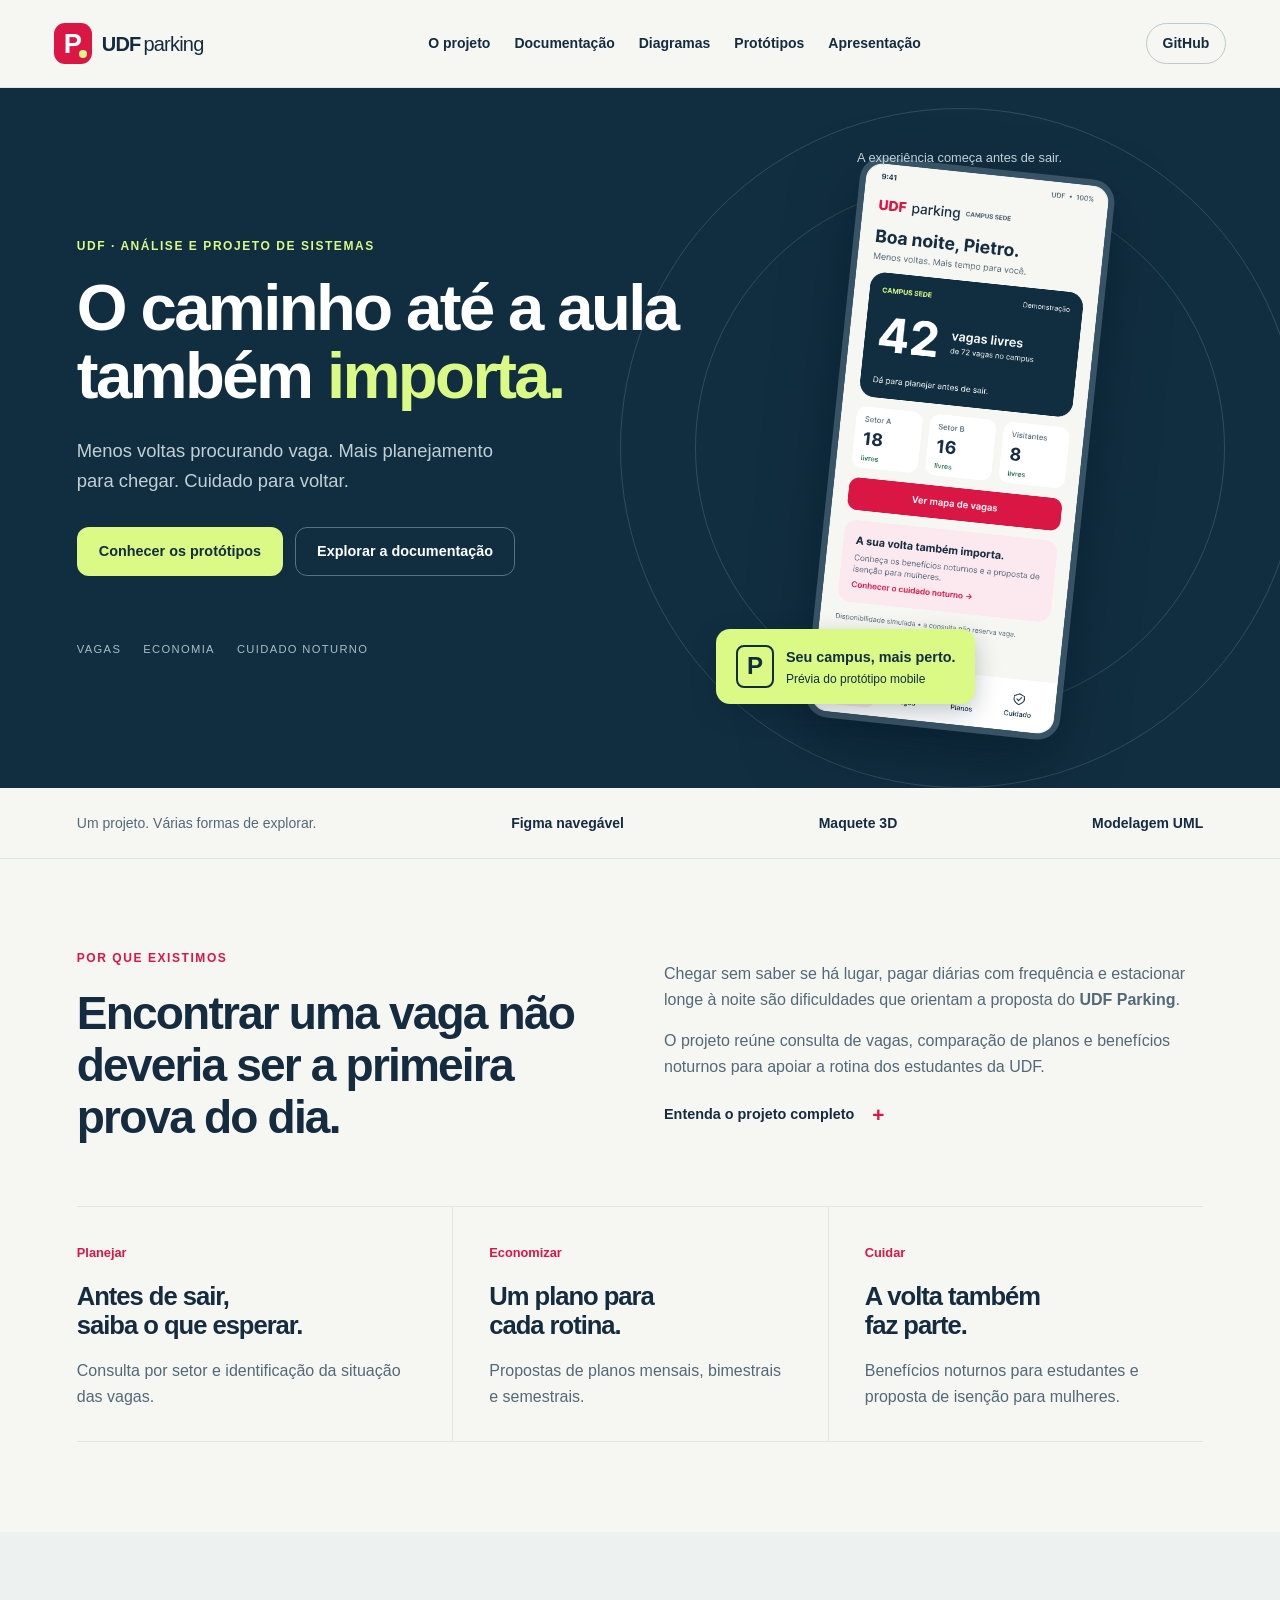
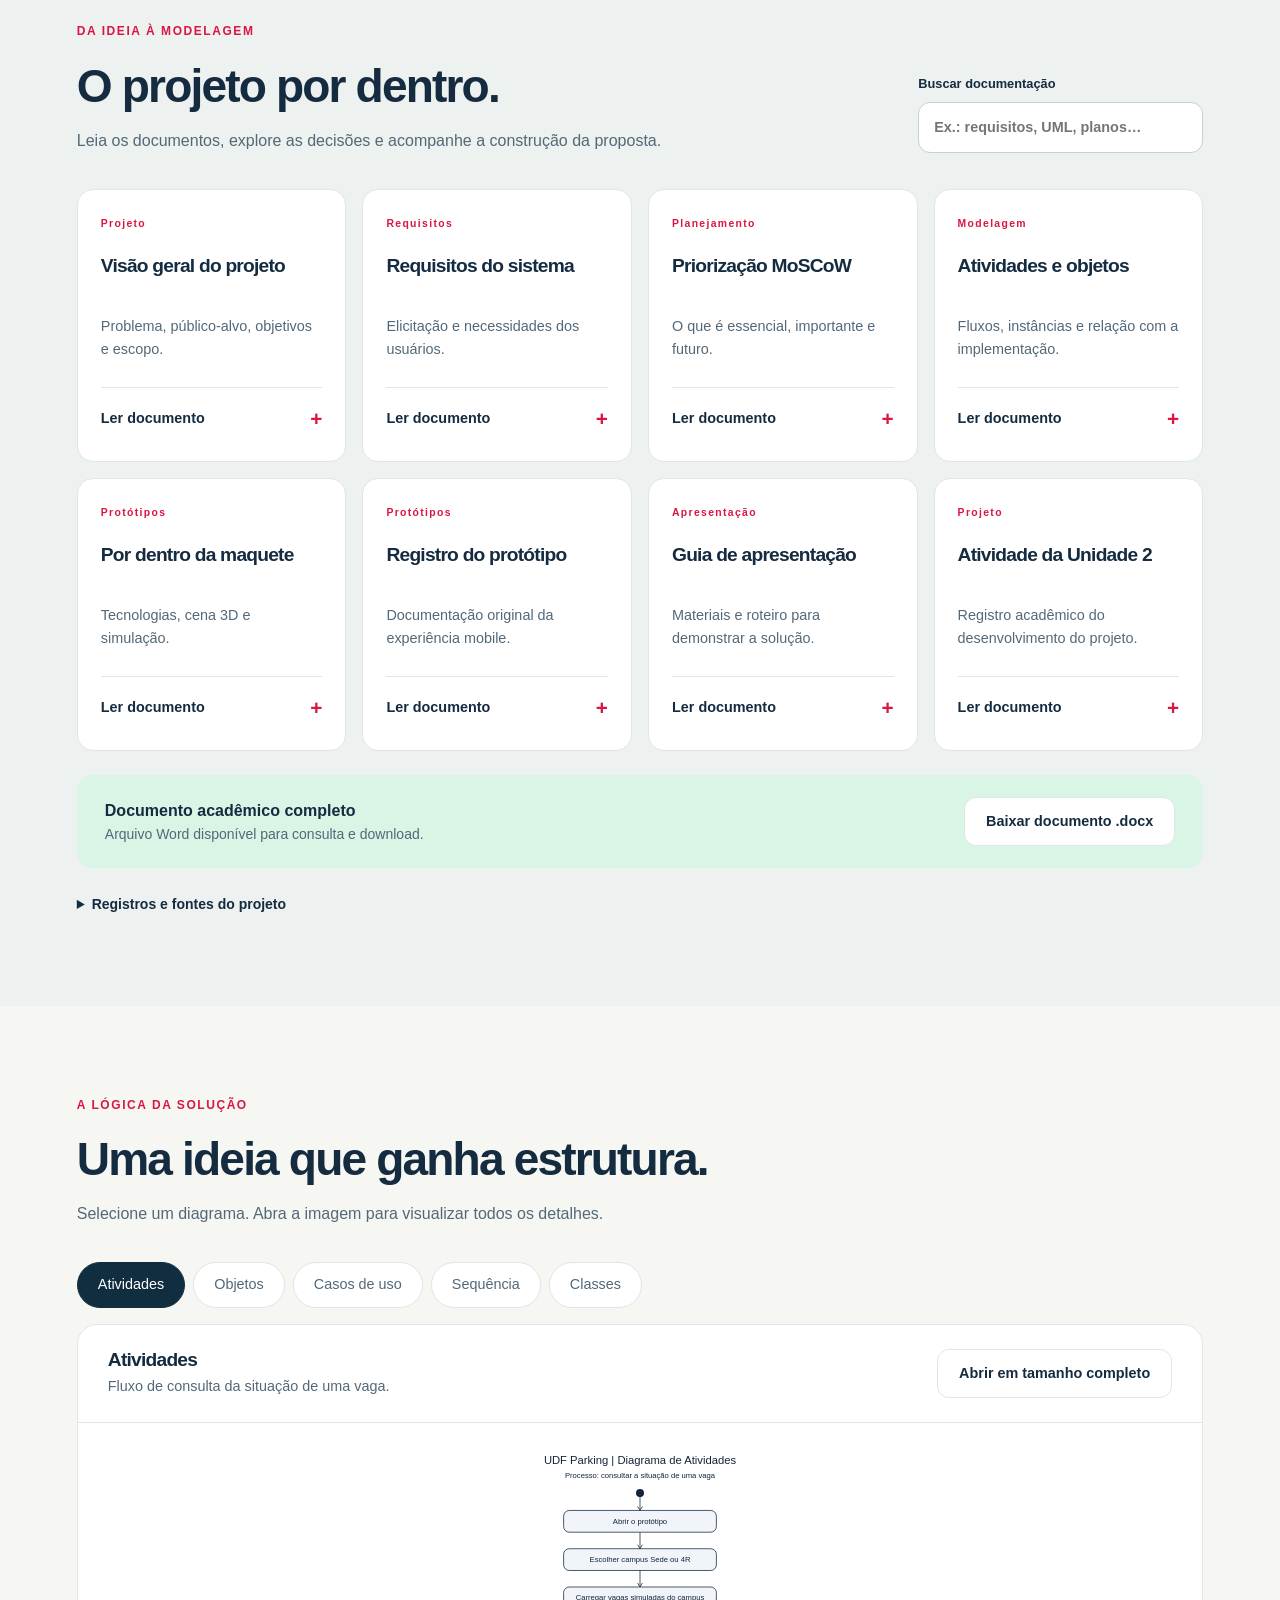
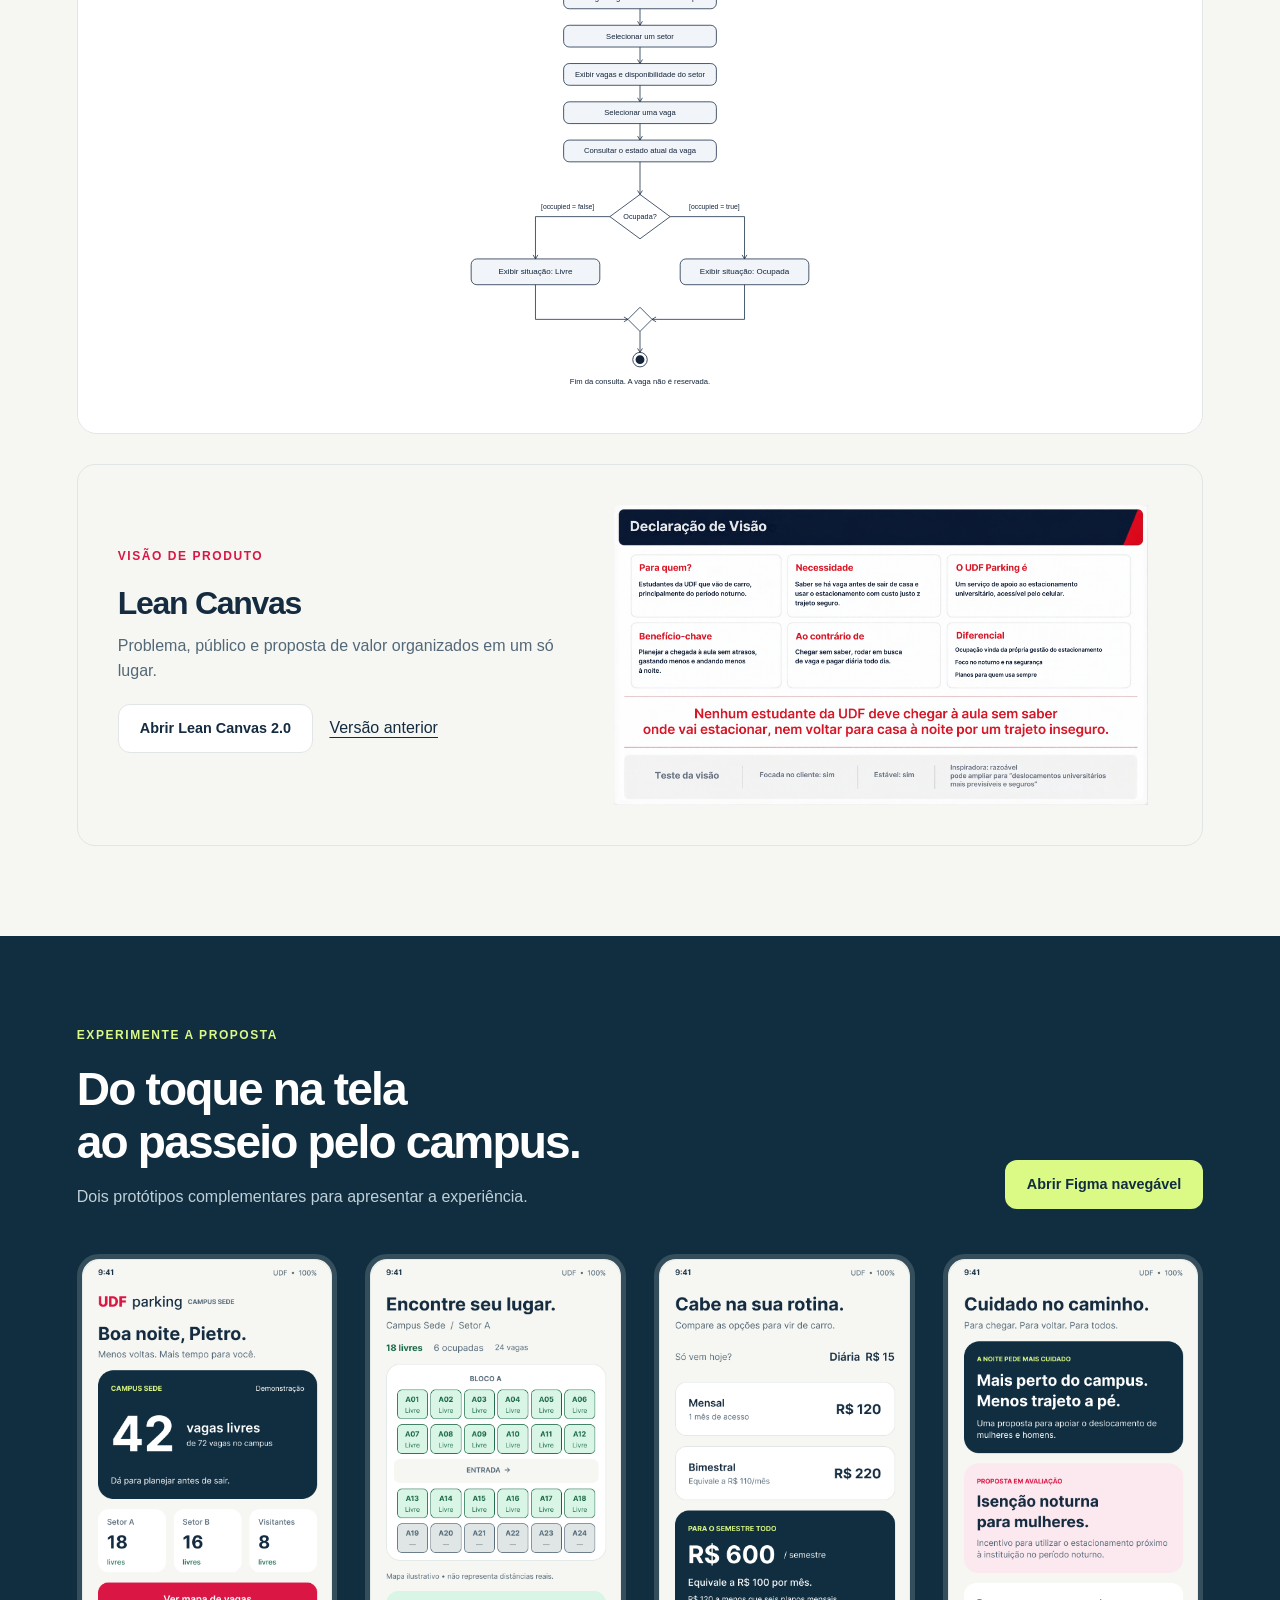
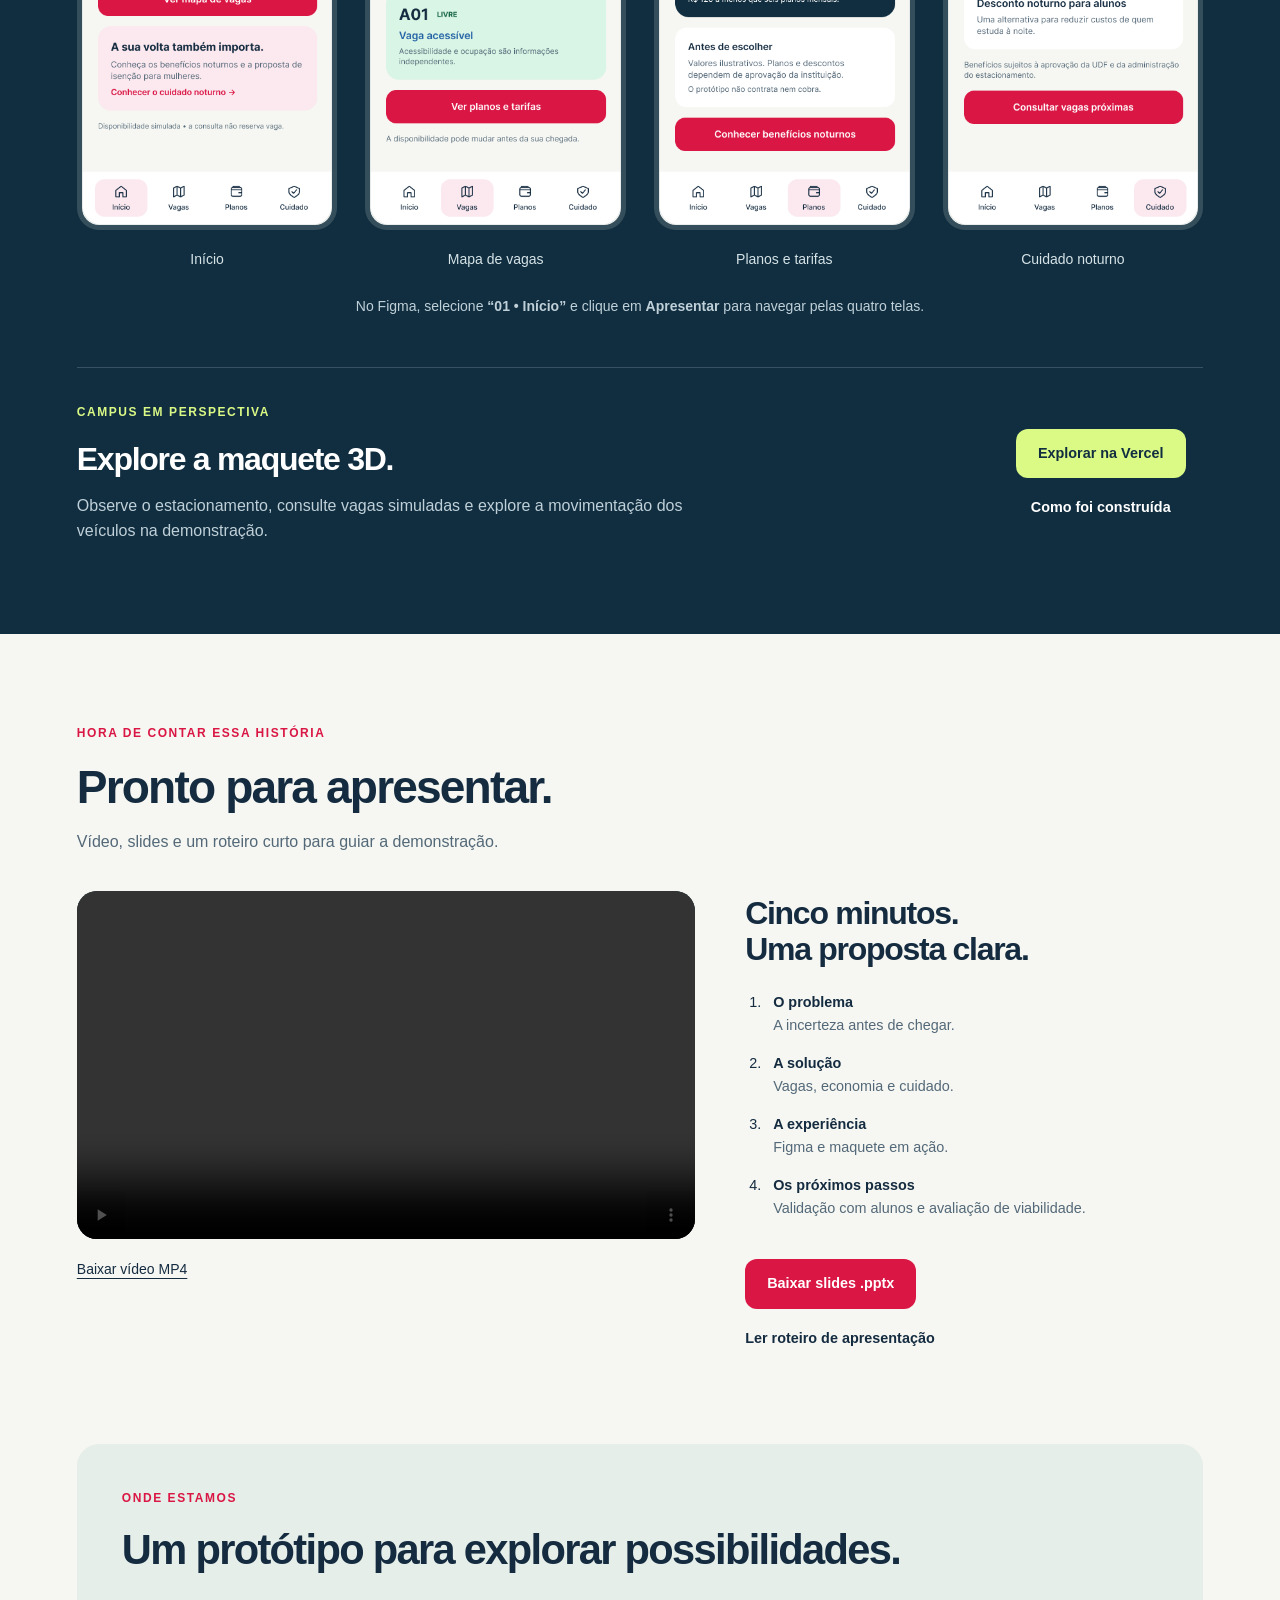
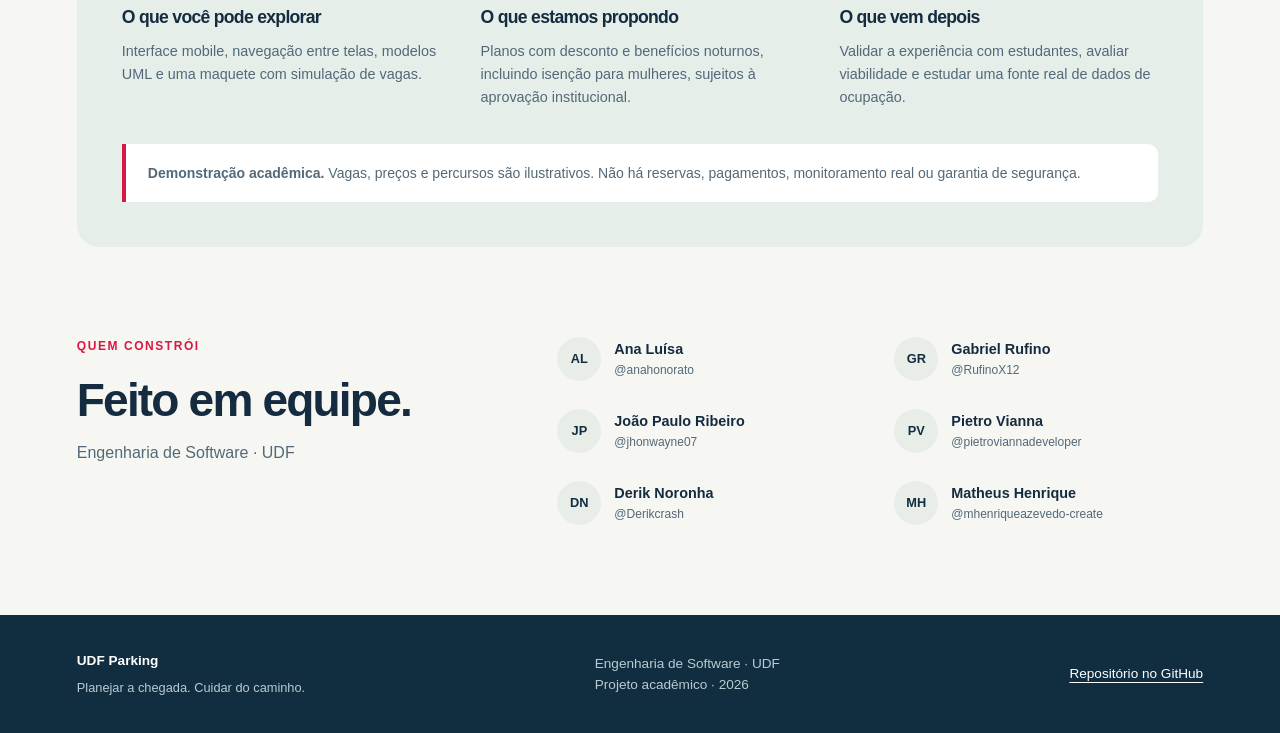
<file: docs/index.html>
<!doctype html><html lang="pt-BR"><head><meta charset="utf-8"><meta name="viewport" content="width=device-width, initial-scale=1"><meta name="theme-color" content="#112e40"><title>Portal do projeto · UDF Parking</title><meta name="description" content="Portal do projeto UDF Parking: documentação, diagramas UML, protótipos, apresentação e equipe."><link rel="icon" href="assets/favicon.svg" type="image/svg+xml"><link rel="stylesheet" href="assets/style.css"></head><body><a class="skip" href="#conteudo">Pular para o conteúdo</a><header><a class="logo" href="index.html" aria-label="UDF Parking início"><span class="monogram">P<span></span></span><strong>UDF<span>parking</span></strong></a><button class="menu-toggle" aria-expanded="false" aria-controls="menu">Menu</button><nav id="menu" aria-label="Navegação principal"><a href="#projeto">O projeto</a><a href="#documentacao">Documentação</a><a href="#diagramas">Diagramas</a><a href="#prototipos">Protótipos</a><a href="#apresentacao">Apresentação</a></nav><a class="repo-link" href="https://github.com/anahonorato/APS">GitHub</a></header>
<main id="conteudo"><section class="hero"><div class="hero-copy"><div class="eyebrow light">UDF · ANÁLISE E PROJETO DE SISTEMAS</div><h1>O caminho até a aula<br>também <em>importa.</em></h1><p>Menos voltas procurando vaga. Mais planejamento para chegar. Cuidado para voltar.</p><div class="actions"><a class="button lime" href="#prototipos">Conhecer os protótipos</a><a class="button outline" href="#documentacao">Explorar a documentação</a></div><div class="hero-bottom"><span>VAGAS</span><span>ECONOMIA</span><span>CUIDADO NOTURNO</span></div></div><div class="hero-visual"><div class="orbit one"></div><div class="orbit two"></div><div class="phone-label">A experiência começa antes de sair.</div><img src="assets/tela-0.png" alt="Tela inicial do Figma: 42 vagas simuladas disponíveis, setores e botão para o mapa" width="390" height="880" fetchpriority="high"><div class="float-label"><span class="mini-icon">P</span><div><b>Seu campus, mais perto.</b><small>Prévia do protótipo mobile</small></div></div></div></section>
<div class="project-strip"><span>Um projeto. Várias formas de explorar.</span><a href="https://www.figma.com/design/8sZfS0XjwaMhVcZYGXSvJT/UDF-PARKING?node-id=17-702">Figma navegável</a><a href="https://udf-parking.vercel.app/">Maquete 3D</a><a href="#diagramas">Modelagem UML</a></div>
<section id="projeto" class="section project"><div><span class="eyebrow">POR QUE EXISTIMOS</span><h2>Encontrar uma vaga não deveria ser a primeira prova do dia.</h2></div><div class="project-text"><p>Chegar sem saber se há lugar, pagar diárias com frequência e estacionar longe à noite são dificuldades que orientam a proposta do <strong>UDF Parking</strong>.</p><p>O projeto reúne consulta de vagas, comparação de planos e benefícios noturnos para apoiar a rotina dos estudantes da UDF.</p><a class="text-link" href="leitura/proposta.html">Entenda o projeto completo <span aria-hidden="true">+</span></a></div><div class="pillars"><article><span>Planejar</span><h3>Antes de sair,<br>saiba o que esperar.</h3><p>Consulta por setor e identificação da situação das vagas.</p></article><article><span>Economizar</span><h3>Um plano para<br>cada rotina.</h3><p>Propostas de planos mensais, bimestrais e semestrais.</p></article><article><span>Cuidar</span><h3>A volta também<br>faz parte.</h3><p>Benefícios noturnos para estudantes e proposta de isenção para mulheres.</p></article></div></section>
<section id="documentacao" class="section docs-section"><div class="section-heading"><div><span class="eyebrow">DA IDEIA À MODELAGEM</span><h2>O projeto por dentro.</h2><p>Leia os documentos, explore as decisões e acompanhe a construção da proposta.</p></div><label class="search-label">Buscar documentação<input id="busca" type="search" placeholder="Ex.: requisitos, UML, planos…" autocomplete="off"></label></div><div class="doc-grid"><article class="doc-card" data-search="Visão geral do projeto Problema, público-alvo, objetivos e escopo. Projeto"><span class="eyebrow">Projeto</span><h3><a href="leitura/proposta.html">Visão geral do projeto</a></h3><p>Problema, público-alvo, objetivos e escopo.</p><a class="text-link" href="leitura/proposta.html">Ler documento <span aria-hidden="true">+</span></a></article><article class="doc-card" data-search="Requisitos do sistema Elicitação e necessidades dos usuários. Requisitos"><span class="eyebrow">Requisitos</span><h3><a href="leitura/requisitos.html">Requisitos do sistema</a></h3><p>Elicitação e necessidades dos usuários.</p><a class="text-link" href="leitura/requisitos.html">Ler documento <span aria-hidden="true">+</span></a></article><article class="doc-card" data-search="Priorização MoSCoW O que é essencial, importante e futuro. Planejamento"><span class="eyebrow">Planejamento</span><h3><a href="leitura/moscow.html">Priorização MoSCoW</a></h3><p>O que é essencial, importante e futuro.</p><a class="text-link" href="leitura/moscow.html">Ler documento <span aria-hidden="true">+</span></a></article><article class="doc-card" data-search="Atividades e objetos Fluxos, instâncias e relação com a implementação. Modelagem"><span class="eyebrow">Modelagem</span><h3><a href="leitura/uml.html">Atividades e objetos</a></h3><p>Fluxos, instâncias e relação com a implementação.</p><a class="text-link" href="leitura/uml.html">Ler documento <span aria-hidden="true">+</span></a></article><article class="doc-card" data-search="Por dentro da maquete Tecnologias, cena 3D e simulação. Protótipos"><span class="eyebrow">Protótipos</span><h3><a href="leitura/maquete.html">Por dentro da maquete</a></h3><p>Tecnologias, cena 3D e simulação.</p><a class="text-link" href="leitura/maquete.html">Ler documento <span aria-hidden="true">+</span></a></article><article class="doc-card" data-search="Registro do protótipo Documentação original da experiência mobile. Protótipos"><span class="eyebrow">Protótipos</span><h3><a href="leitura/figma.html">Registro do protótipo</a></h3><p>Documentação original da experiência mobile.</p><a class="text-link" href="leitura/figma.html">Ler documento <span aria-hidden="true">+</span></a></article><article class="doc-card" data-search="Guia de apresentação Materiais e roteiro para demonstrar a solução. Apresentação"><span class="eyebrow">Apresentação</span><h3><a href="leitura/apresentacao.html">Guia de apresentação</a></h3><p>Materiais e roteiro para demonstrar a solução.</p><a class="text-link" href="leitura/apresentacao.html">Ler documento <span aria-hidden="true">+</span></a></article><article class="doc-card" data-search="Atividade da Unidade 2 Registro acadêmico do desenvolvimento do projeto. Projeto"><span class="eyebrow">Projeto</span><h3><a href="leitura/atividade2.html">Atividade da Unidade 2</a></h3><p>Registro acadêmico do desenvolvimento do projeto.</p><a class="text-link" href="leitura/atividade2.html">Ler documento <span aria-hidden="true">+</span></a></article></div><p id="empty" hidden>Nenhum documento encontrado. Tente outra palavra.</p><p id="search-status" class="sr-only" aria-live="polite"></p><div class="download-row"><div><strong>Documento acadêmico completo</strong><p>Arquivo Word disponível para consulta e download.</p></div><a class="button secondary" href="downloads/ProjetoAPS/Documenta%C3%A7%C3%A3o/UDF_Parking_Projeto_APS.docx">Baixar documento .docx</a></div><details class="archive"><summary>Registros e fontes do projeto</summary><p>As páginas de leitura preservam documentos de diferentes etapas. Menções a funcionalidades futuras e checklists devem ser interpretadas no contexto de cada registro.</p><p><a href="downloads/Unidade1/AulaInaugural.md">Aula inaugural</a> · <a href="downloads/Unidade1/ImagemAula1.jpeg">Registro visual da Unidade 1</a> · <a href="downloads/uml/atividades.puml">Fonte PlantUML: atividades</a> · <a href="downloads/uml/objetos.puml">Fonte PlantUML: objetos</a></p><p>Documentos copiados do repositório em 19/11/2026. <a href="https://github.com/anahonorato/APS">Consulte o GitHub para versões posteriores.</a></p></details></section>
<section id="diagramas" class="section"><div class="section-heading"><div><span class="eyebrow">A LÓGICA DA SOLUÇÃO</span><h2>Uma ideia que ganha estrutura.</h2><p>Selecione um diagrama. Abra a imagem para visualizar todos os detalhes.</p></div></div><div class="diagram-tabs" role="tablist" aria-label="Diagramas UML"><button role="tab" id="tab-0" aria-controls="panel-0" aria-selected="true" tabindex="0" data-diagram="0">Atividades</button><button role="tab" id="tab-1" aria-controls="panel-1" aria-selected="false" tabindex="-1" data-diagram="1">Objetos</button><button role="tab" id="tab-2" aria-controls="panel-2" aria-selected="false" tabindex="-1" data-diagram="2">Casos de uso</button><button role="tab" id="tab-3" aria-controls="panel-3" aria-selected="false" tabindex="-1" data-diagram="3">Sequência</button><button role="tab" id="tab-4" aria-controls="panel-4" aria-selected="false" tabindex="-1" data-diagram="4">Classes</button></div><div class="diagram-panel" id="panel-0" role="tabpanel" aria-labelledby="tab-0" ><div class="diagram-caption"><div><h3>Atividades</h3><p>Fluxo de consulta da situação de uma vaga.</p></div><a class="button secondary" href="downloads/uml/atividades.svg">Abrir em tamanho completo</a></div><a href="downloads/uml/atividades.svg" class="diagram-image"><img src="downloads/uml/atividades.svg" alt="Diagrama UML de atividades do UDF Parking" loading="lazy"></a></div><div class="diagram-panel" id="panel-1" role="tabpanel" aria-labelledby="tab-1" hidden><div class="diagram-caption"><div><h3>Objetos</h3><p>Um instante da consulta: campus, setor e vagas.</p></div><a class="button secondary" href="downloads/uml/objetos.svg">Abrir em tamanho completo</a></div><a href="downloads/uml/objetos.svg" class="diagram-image"><img src="downloads/uml/objetos.svg" alt="Diagrama UML de objetos do UDF Parking" loading="lazy"></a></div><div class="diagram-panel" id="panel-2" role="tabpanel" aria-labelledby="tab-2" hidden><div class="diagram-caption"><div><h3>Casos de uso</h3><p>Atores e funcionalidades do sistema.</p></div><a class="button secondary" href="downloads/Unidade4/Documenta%C3%A7%C3%A3oUML/Caso%20de%20Uso%20-%20UDF%20Parking.drawio.png">Abrir em tamanho completo</a></div><a href="downloads/Unidade4/Documenta%C3%A7%C3%A3oUML/Caso%20de%20Uso%20-%20UDF%20Parking.drawio.png" class="diagram-image"><img src="downloads/Unidade4/Documenta%C3%A7%C3%A3oUML/Caso%20de%20Uso%20-%20UDF%20Parking.drawio.png" alt="Diagrama UML de casos de uso do UDF Parking" loading="lazy"></a></div><div class="diagram-panel" id="panel-3" role="tabpanel" aria-labelledby="tab-3" hidden><div class="diagram-caption"><div><h3>Sequência</h3><p>Interações ao longo do processo.</p></div><a class="button secondary" href="downloads/Unidade4/Documenta%C3%A7%C3%A3oUML/UDF_Parking_Diagrama_Sequencia.png">Abrir em tamanho completo</a></div><a href="downloads/Unidade4/Documenta%C3%A7%C3%A3oUML/UDF_Parking_Diagrama_Sequencia.png" class="diagram-image"><img src="downloads/Unidade4/Documenta%C3%A7%C3%A3oUML/UDF_Parking_Diagrama_Sequencia.png" alt="Diagrama UML de sequência do UDF Parking" loading="lazy"></a></div><div class="diagram-panel" id="panel-4" role="tabpanel" aria-labelledby="tab-4" hidden><div class="diagram-caption"><div><h3>Classes</h3><p>Estrutura e relacionamentos do modelo.</p></div><a class="button secondary" href="downloads/Unidade4/Documenta%C3%A7%C3%A3oUML/UDF_Parking_Diagrama_de_Classes.png">Abrir em tamanho completo</a></div><a href="downloads/Unidade4/Documenta%C3%A7%C3%A3oUML/UDF_Parking_Diagrama_de_Classes.png" class="diagram-image"><img src="downloads/Unidade4/Documenta%C3%A7%C3%A3oUML/UDF_Parking_Diagrama_de_Classes.png" alt="Diagrama UML de classes do UDF Parking" loading="lazy"></a></div><div class="canvas-row"><div><span class="eyebrow">VISÃO DE PRODUTO</span><h3>Lean Canvas</h3><p>Problema, público e proposta de valor organizados em um só lugar.</p><a class="button secondary" href="downloads/Unidade4/ModelagemSistemas/UDF%20Parking%20%E2%80%94%20Lean%20Canvas%202.0.png">Abrir Lean Canvas 2.0</a> <a href="downloads/Unidade4/ModelagemSistemas/UDF%20Parking%20%E2%80%94%20Lean%20Canvas.png">Versão anterior</a></div><a href="downloads/Unidade4/ModelagemSistemas/UDF%20Parking%20%E2%80%94%20Lean%20Canvas%202.0.png"><img src="downloads/Unidade4/ModelagemSistemas/UDF%20Parking%20%E2%80%94%20Lean%20Canvas%202.0.png" alt="Lean Canvas do projeto" loading="lazy"></a></div></section>
<section id="prototipos" class="section prototype-section"><div class="section-heading"><div><span class="eyebrow light">EXPERIMENTE A PROPOSTA</span><h2>Do toque na tela<br>ao passeio pelo campus.</h2><p>Dois protótipos complementares para apresentar a experiência.</p></div><a class="button lime" href="https://www.figma.com/design/8sZfS0XjwaMhVcZYGXSvJT/UDF-PARKING?node-id=17-702">Abrir Figma navegável</a></div><div class="screens"><figure><a href="https://www.figma.com/design/8sZfS0XjwaMhVcZYGXSvJT/UDF-PARKING?node-id=17-702" aria-label="Abrir Início no arquivo Figma"><img src="assets/tela-0.png" alt="Prévia da tela Início na versão 02 do Figma" width="390" height="880" loading="lazy"></a><figcaption>Início</figcaption></figure><figure><a href="https://www.figma.com/design/8sZfS0XjwaMhVcZYGXSvJT/UDF-PARKING?node-id=17-702" aria-label="Abrir Mapa de vagas no arquivo Figma"><img src="assets/tela-1.png" alt="Prévia da tela Mapa de vagas na versão 02 do Figma" width="390" height="880" loading="lazy"></a><figcaption>Mapa de vagas</figcaption></figure><figure><a href="https://www.figma.com/design/8sZfS0XjwaMhVcZYGXSvJT/UDF-PARKING?node-id=17-702" aria-label="Abrir Planos e tarifas no arquivo Figma"><img src="assets/tela-2.png" alt="Prévia da tela Planos e tarifas na versão 02 do Figma" width="390" height="880" loading="lazy"></a><figcaption>Planos e tarifas</figcaption></figure><figure><a href="https://www.figma.com/design/8sZfS0XjwaMhVcZYGXSvJT/UDF-PARKING?node-id=17-702" aria-label="Abrir Cuidado noturno no arquivo Figma"><img src="assets/tela-3.png" alt="Prévia da tela Cuidado noturno na versão 02 do Figma" width="390" height="880" loading="lazy"></a><figcaption>Cuidado noturno</figcaption></figure></div><p class="prototype-tip">No Figma, selecione <strong>“01 • Início”</strong> e clique em <strong>Apresentar</strong> para navegar pelas quatro telas.</p><div class="maquete"><div><span class="eyebrow light">CAMPUS EM PERSPECTIVA</span><h3>Explore a maquete 3D.</h3><p>Observe o estacionamento, consulte vagas simuladas e explore a movimentação dos veículos na demonstração.</p></div><div><a class="button lime" href="https://udf-parking.vercel.app/">Explorar na Vercel</a><a class="text-link light-link" href="leitura/maquete.html">Como foi construída</a></div></div></section>
<section id="apresentacao" class="section"><div class="section-heading"><div><span class="eyebrow">HORA DE CONTAR ESSA HISTÓRIA</span><h2>Pronto para apresentar.</h2><p>Vídeo, slides e um roteiro curto para guiar a demonstração.</p></div></div><div class="presentation-grid"><div class="video-wrap"><video controls preload="metadata" playsinline aria-label="Vídeo de apresentação do UDF Parking"><source src="downloads/Apresenta%C3%A7%C3%A3o/UDF_Parking_Video.mp4" type="video/mp4">Seu navegador não reproduz o vídeo. <a href="downloads/Apresenta%C3%A7%C3%A3o/UDF_Parking_Video.mp4">Baixe o MP4</a>.</video><a href="downloads/Apresenta%C3%A7%C3%A3o/UDF_Parking_Video.mp4" download>Baixar vídeo MP4</a></div><div class="pitch"><h3>Cinco minutos.<br>Uma proposta clara.</h3><ol><li><b>O problema</b><span>A incerteza antes de chegar.</span></li><li><b>A solução</b><span>Vagas, economia e cuidado.</span></li><li><b>A experiência</b><span>Figma e maquete em ação.</span></li><li><b>Os próximos passos</b><span>Validação com alunos e avaliação de viabilidade.</span></li></ol><a class="button" href="downloads/Apresenta%C3%A7%C3%A3o/UDF_Parking_Apresentacao.pptx">Baixar slides .pptx</a><a class="text-link" href="leitura/apresentacao.html">Ler roteiro de apresentação</a></div></div></section>
<section class="section scope"><span class="eyebrow">ONDE ESTAMOS</span><h2>Um protótipo para explorar possibilidades.</h2><div class="scope-grid"><div><h3>O que você pode explorar</h3><p>Interface mobile, navegação entre telas, modelos UML e uma maquete com simulação de vagas.</p></div><div><h3>O que estamos propondo</h3><p>Planos com desconto e benefícios noturnos, incluindo isenção para mulheres, sujeitos à aprovação institucional.</p></div><div><h3>O que vem depois</h3><p>Validar a experiência com estudantes, avaliar viabilidade e estudar uma fonte real de dados de ocupação.</p></div></div><p class="notice"><strong>Demonstração acadêmica.</strong> Vagas, preços e percursos são ilustrativos. Não há reservas, pagamentos, monitoramento real ou garantia de segurança.</p></section>
<section id="equipe" class="section team"><div><span class="eyebrow">QUEM CONSTRÓI</span><h2>Feito em equipe.</h2><p>Engenharia de Software · UDF</p></div><div class="team-list"><a href="https://github.com/anahonorato"><span class="avatar">AL</span><span>Ana Luísa<small>@anahonorato</small></span></a><a href="https://github.com/RufinoX12"><span class="avatar">GR</span><span>Gabriel Rufino<small>@RufinoX12</small></span></a><a href="https://github.com/jhonwayne07"><span class="avatar">JP</span><span>João Paulo Ribeiro<small>@jhonwayne07</small></span></a><a href="https://github.com/pietroviannadeveloper"><span class="avatar">PV</span><span>Pietro Vianna<small>@pietroviannadeveloper</small></span></a><a href="https://github.com/Derikcrash"><span class="avatar">DN</span><span>Derik Noronha<small>@Derikcrash</small></span></a><a href="https://github.com/mhenriqueazevedo-create"><span class="avatar">MH</span><span>Matheus Henrique<small>@mhenriqueazevedo-create</small></span></a></div></section></main><footer><div><b>UDF Parking</b><p>Planejar a chegada. Cuidar do caminho.</p></div><div>Engenharia de Software · UDF<br>Projeto acadêmico · 2026</div><a href="https://github.com/anahonorato/APS">Repositório no GitHub</a></footer><script src="assets/app.js" defer></script></body></html>
</file>
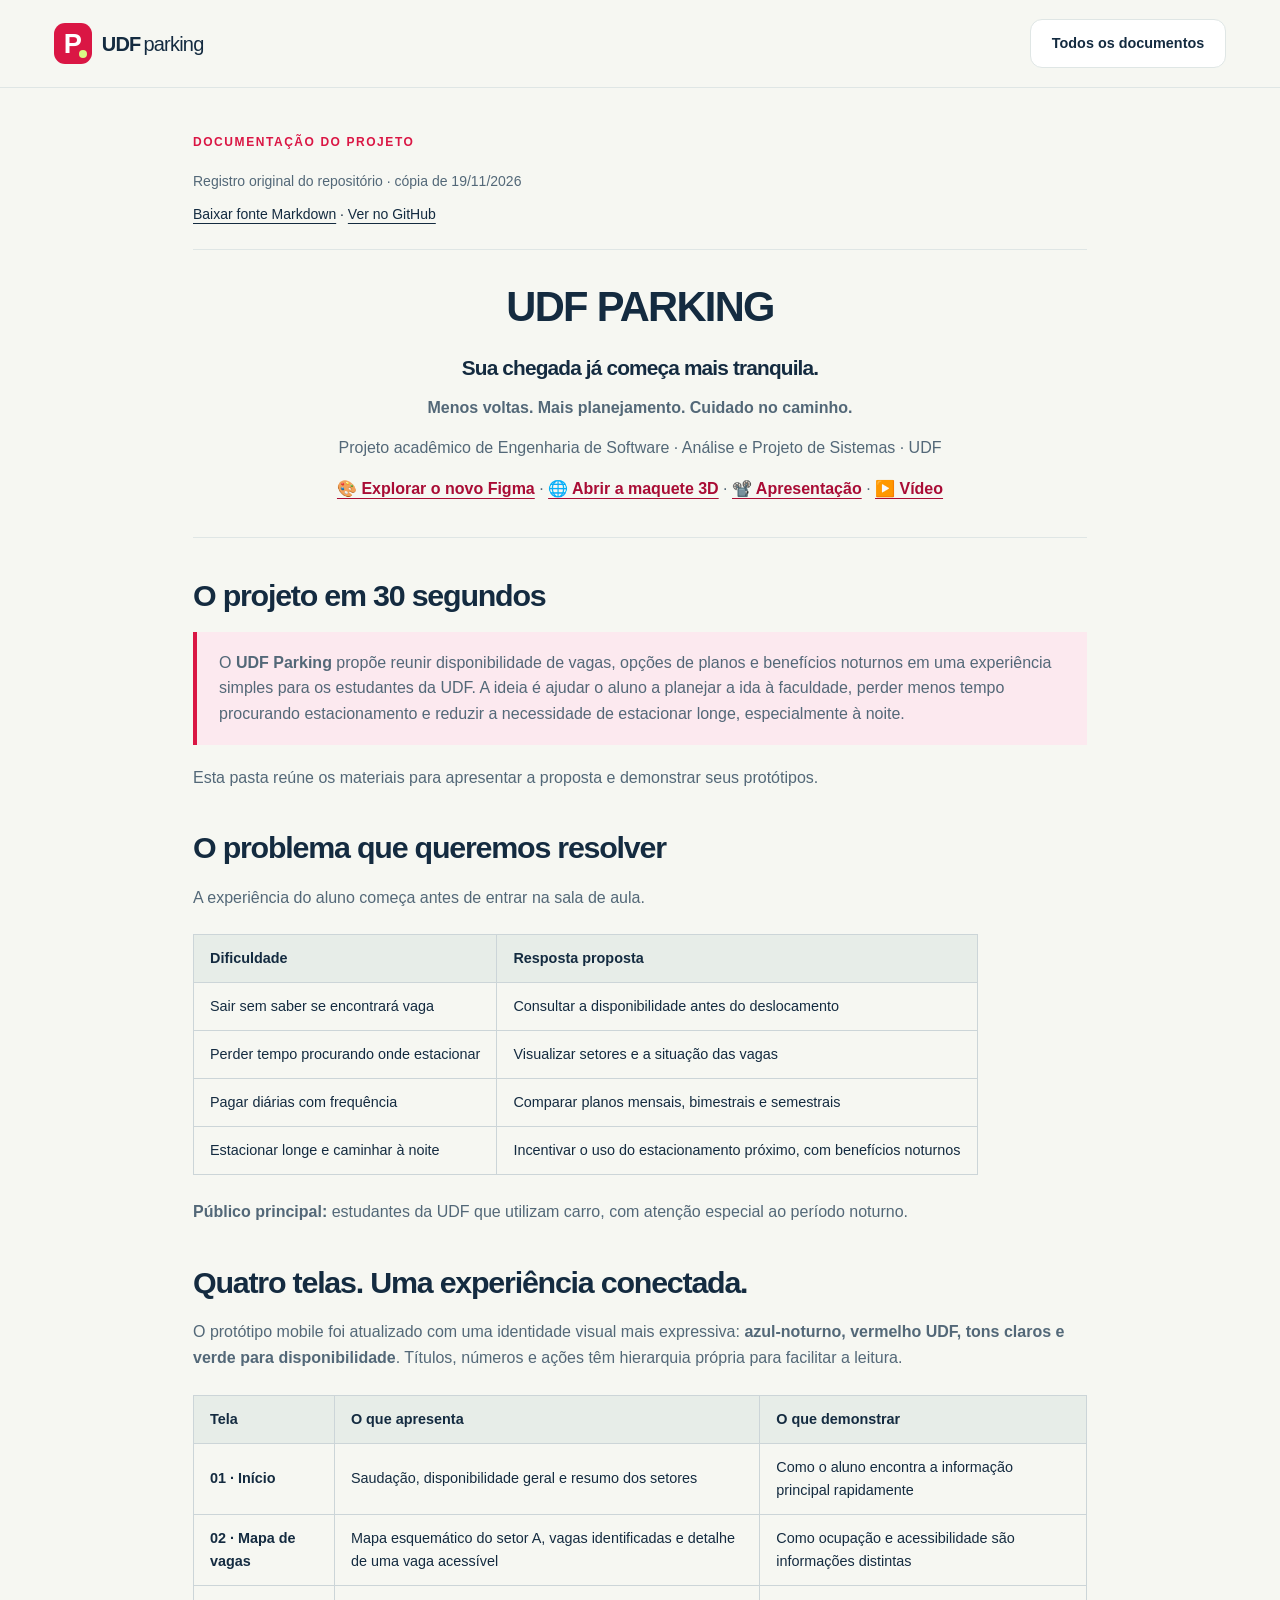
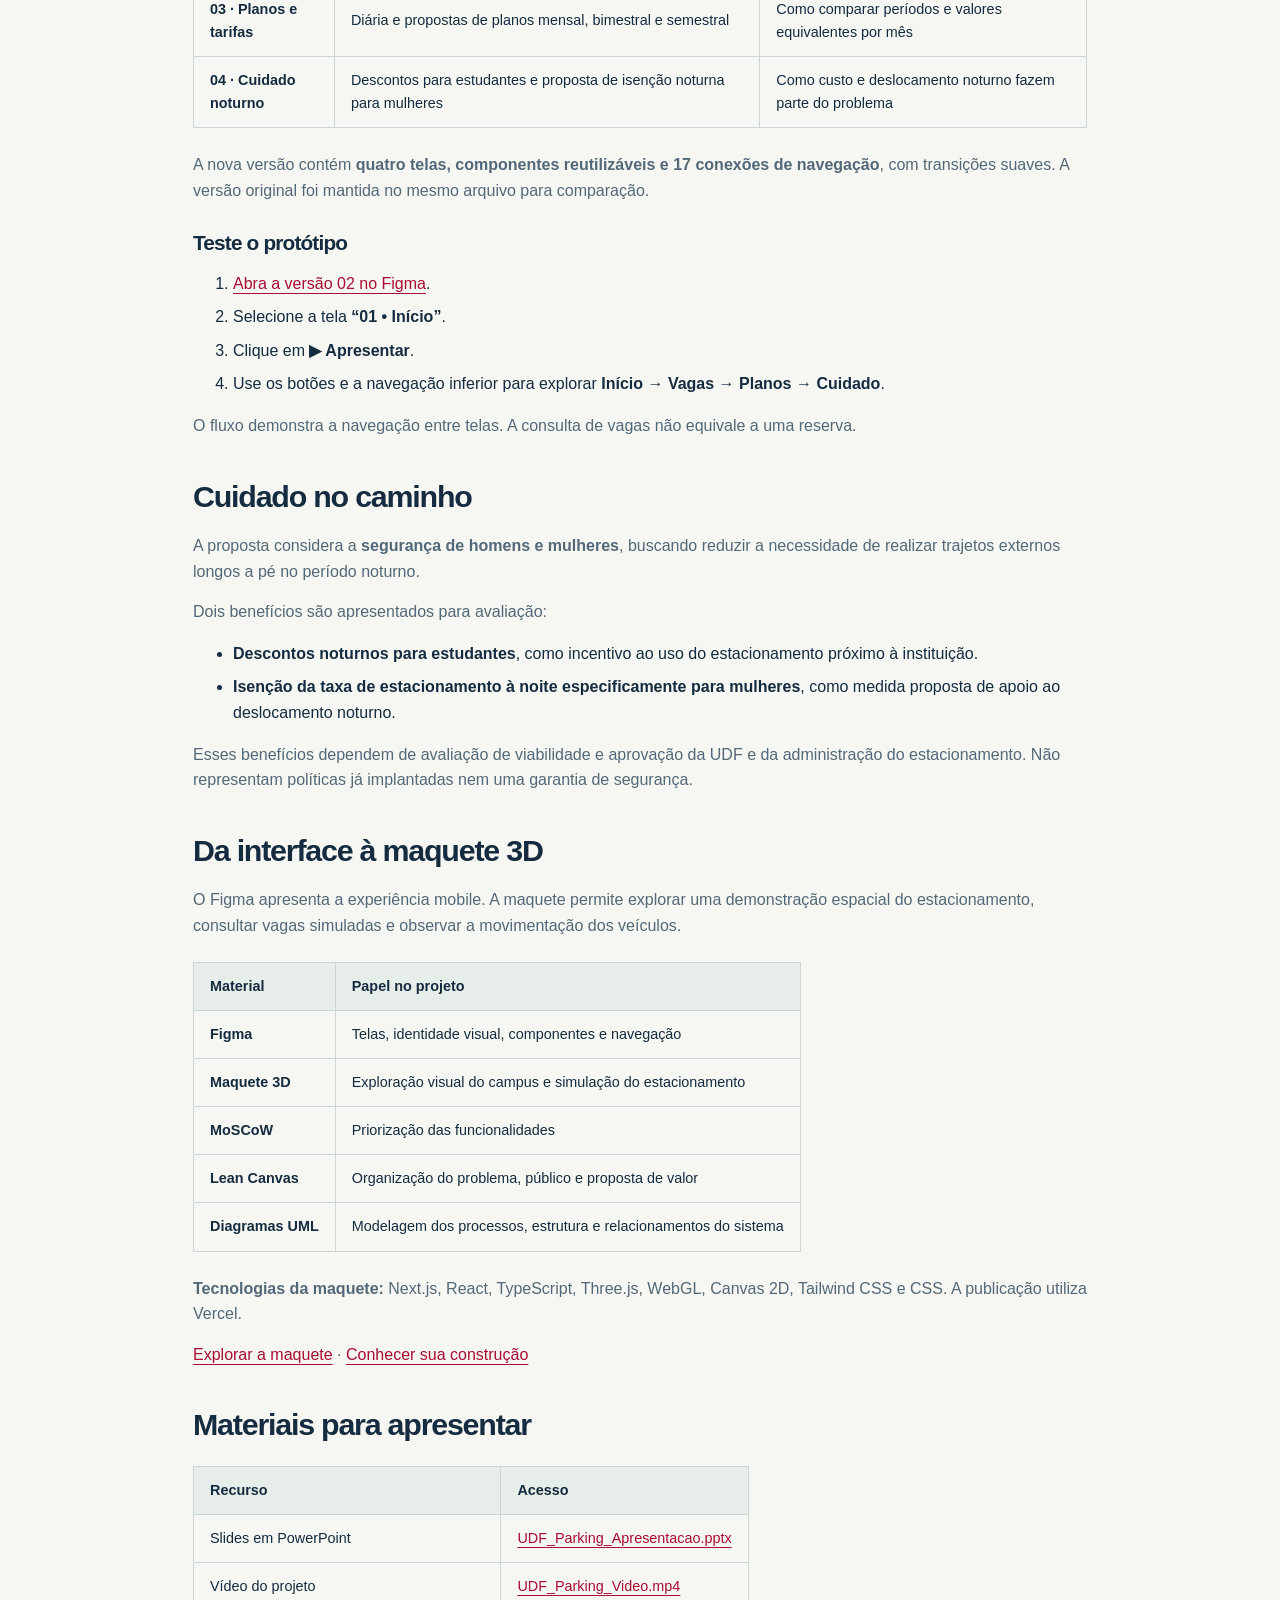
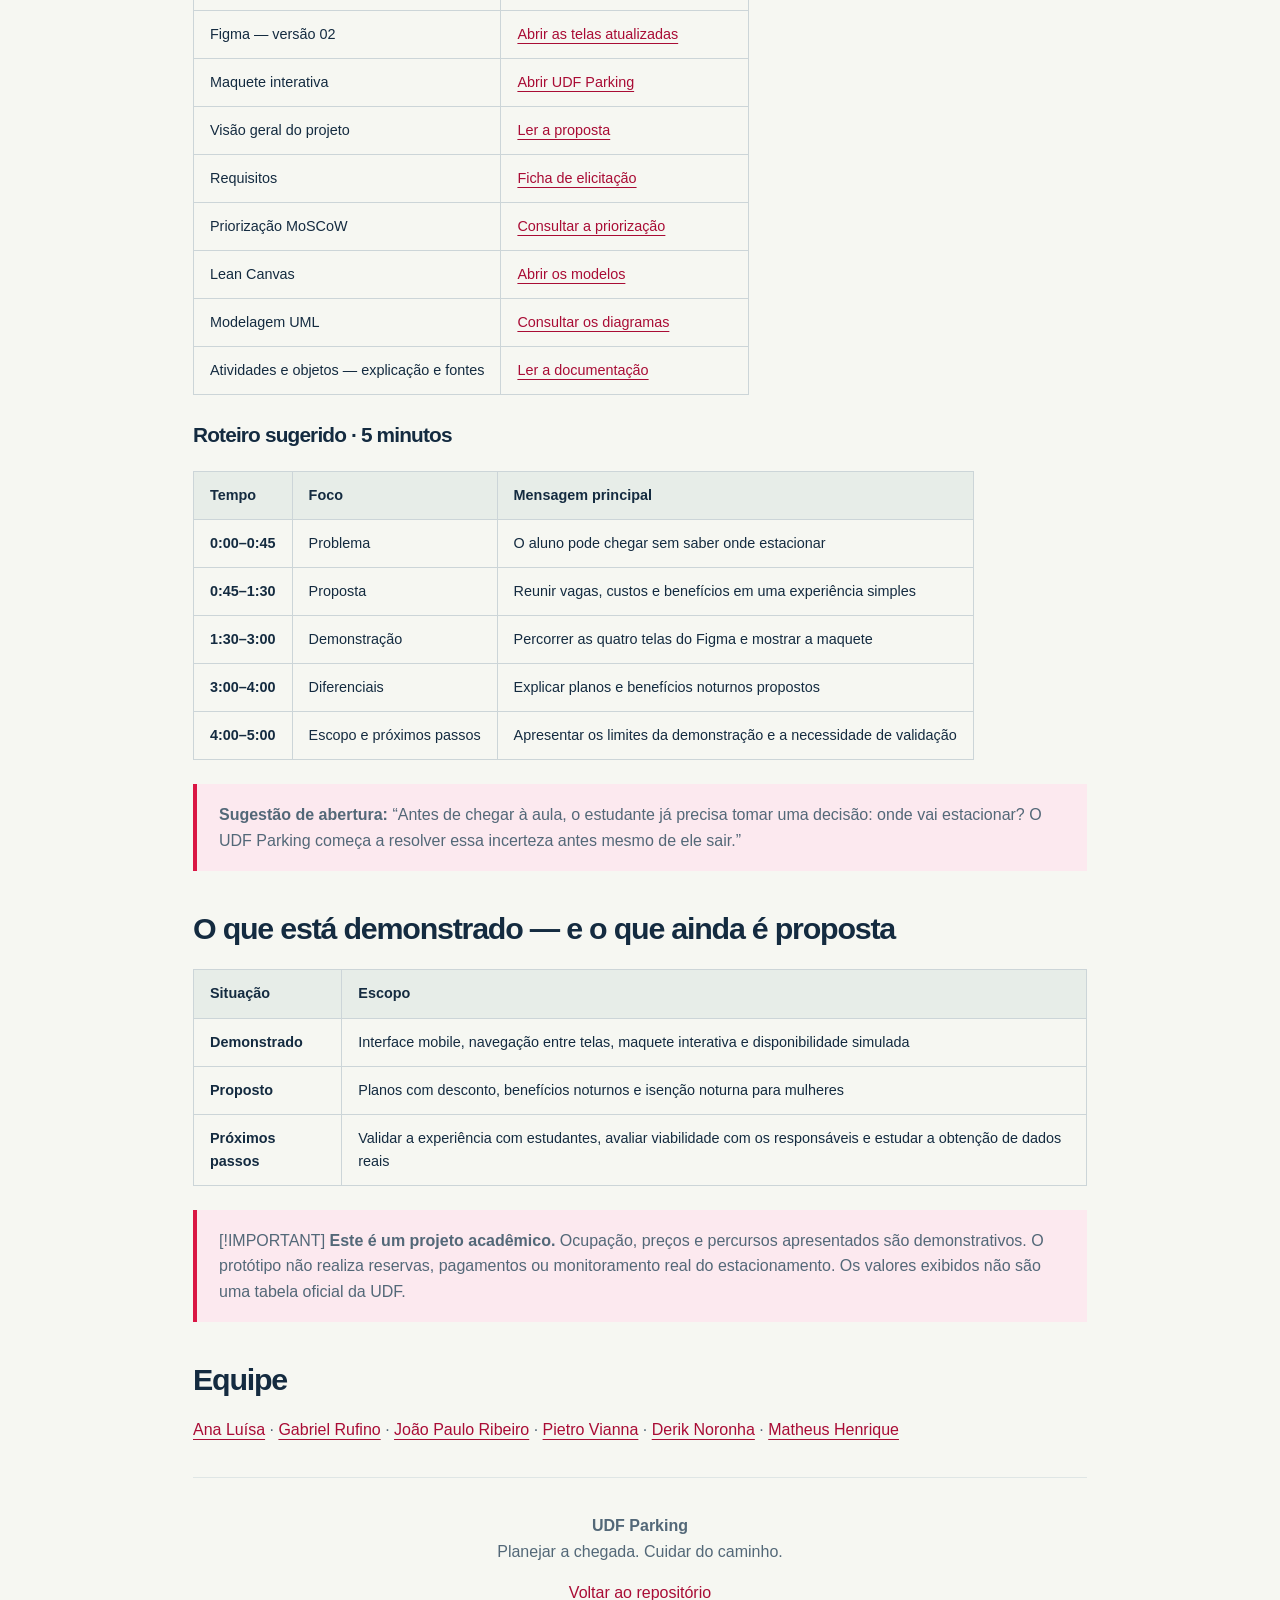
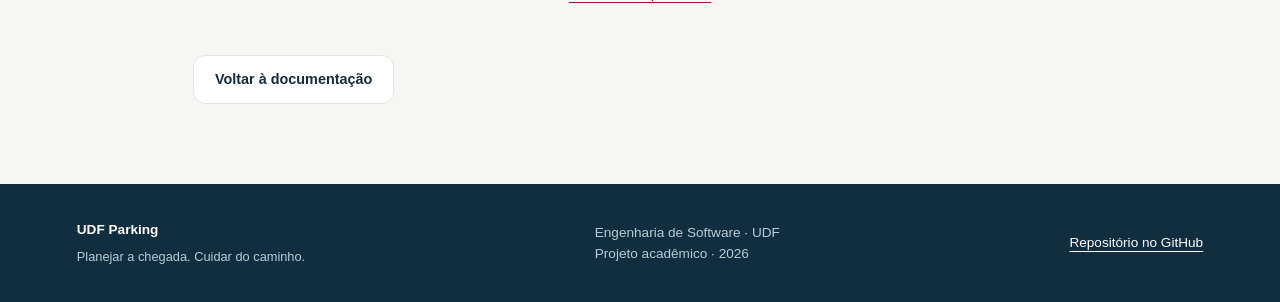
<file: docs/leitura/apresentacao.html>
<!doctype html><html lang="pt-BR"><head><meta charset="utf-8"><meta name="viewport" content="width=device-width, initial-scale=1"><meta name="theme-color" content="#112e40"><title>Guia de apresentação · UDF Parking</title><meta name="description" content="Portal do projeto UDF Parking: documentação, diagramas UML, protótipos, apresentação e equipe."><link rel="icon" href="../assets/favicon.svg" type="image/svg+xml"><link rel="stylesheet" href="../assets/style.css"></head><body class="reader"><header><a class="logo" href="../index.html" aria-label="UDF Parking início"><span class="monogram">P<span></span></span><strong>UDF<span>parking</span></strong></a><a class="button secondary" href="../index.html#documentacao">Todos os documentos</a></header><main class="reader-main"><div class="reader-top"><span class="eyebrow">DOCUMENTAÇÃO DO PROJETO</span><p>Registro original do repositório · cópia de 19/11/2026</p><a href="../downloads/Apresenta%C3%A7%C3%A3o/README.md" download>Baixar fonte Markdown</a> · <a href="https://github.com/anahonorato/APS/blob/main/Apresenta%C3%A7%C3%A3o/README.md">Ver no GitHub</a></div><article class="prose"><div align="center">

<h1>UDF PARKING</h1>
<h3>Sua chegada já começa mais tranquila.</h3>
<p><strong>Menos voltas. Mais planejamento. Cuidado no caminho.</strong></p>
<p>Projeto acadêmico de Engenharia de Software · Análise e Projeto de Sistemas · UDF</p>
<p><a href="https://www.figma.com/design/8sZfS0XjwaMhVcZYGXSvJT/UDF-PARKING?node-id=17-702"><strong>🎨 Explorar o novo Figma</strong></a> · <a href="https://udf-parking.vercel.app/"><strong>🌐 Abrir a maquete 3D</strong></a> · <a href="../downloads/Apresenta%C3%A7%C3%A3o/UDF_Parking_Apresentacao.pptx"><strong>📽️ Apresentação</strong></a> · <a href="../downloads/Apresenta%C3%A7%C3%A3o/UDF_Parking_Video.mp4"><strong>▶️ Vídeo</strong></a></p>
</div>

<hr>
<h2>O projeto em 30 segundos</h2>
<blockquote>
<p>O <strong>UDF Parking</strong> propõe reunir disponibilidade de vagas, opções de planos e benefícios noturnos em uma experiência simples para os estudantes da UDF. A ideia é ajudar o aluno a planejar a ida à faculdade, perder menos tempo procurando estacionamento e reduzir a necessidade de estacionar longe, especialmente à noite.</p>
</blockquote>
<p>Esta pasta reúne os materiais para apresentar a proposta e demonstrar seus protótipos.</p>
<h2>O problema que queremos resolver</h2>
<p>A experiência do aluno começa antes de entrar na sala de aula.</p>
<table>
<thead>
<tr>
<th align="left">Dificuldade</th>
<th align="left">Resposta proposta</th>
</tr>
</thead>
<tbody><tr>
<td align="left">Sair sem saber se encontrará vaga</td>
<td align="left">Consultar a disponibilidade antes do deslocamento</td>
</tr>
<tr>
<td align="left">Perder tempo procurando onde estacionar</td>
<td align="left">Visualizar setores e a situação das vagas</td>
</tr>
<tr>
<td align="left">Pagar diárias com frequência</td>
<td align="left">Comparar planos mensais, bimestrais e semestrais</td>
</tr>
<tr>
<td align="left">Estacionar longe e caminhar à noite</td>
<td align="left">Incentivar o uso do estacionamento próximo, com benefícios noturnos</td>
</tr>
</tbody></table>
<p><strong>Público principal:</strong> estudantes da UDF que utilizam carro, com atenção especial ao período noturno.</p>
<h2>Quatro telas. Uma experiência conectada.</h2>
<p>O protótipo mobile foi atualizado com uma identidade visual mais expressiva: <strong>azul-noturno, vermelho UDF, tons claros e verde para disponibilidade</strong>. Títulos, números e ações têm hierarquia própria para facilitar a leitura.</p>
<table>
<thead>
<tr>
<th align="left">Tela</th>
<th align="left">O que apresenta</th>
<th align="left">O que demonstrar</th>
</tr>
</thead>
<tbody><tr>
<td align="left"><strong>01 · Início</strong></td>
<td align="left">Saudação, disponibilidade geral e resumo dos setores</td>
<td align="left">Como o aluno encontra a informação principal rapidamente</td>
</tr>
<tr>
<td align="left"><strong>02 · Mapa de vagas</strong></td>
<td align="left">Mapa esquemático do setor A, vagas identificadas e detalhe de uma vaga acessível</td>
<td align="left">Como ocupação e acessibilidade são informações distintas</td>
</tr>
<tr>
<td align="left"><strong>03 · Planos e tarifas</strong></td>
<td align="left">Diária e propostas de planos mensal, bimestral e semestral</td>
<td align="left">Como comparar períodos e valores equivalentes por mês</td>
</tr>
<tr>
<td align="left"><strong>04 · Cuidado noturno</strong></td>
<td align="left">Descontos para estudantes e proposta de isenção noturna para mulheres</td>
<td align="left">Como custo e deslocamento noturno fazem parte do problema</td>
</tr>
</tbody></table>
<p>A nova versão contém <strong>quatro telas, componentes reutilizáveis e 17 conexões de navegação</strong>, com transições suaves. A versão original foi mantida no mesmo arquivo para comparação.</p>
<h3>Teste o protótipo</h3>
<ol>
<li><a href="https://www.figma.com/design/8sZfS0XjwaMhVcZYGXSvJT/UDF-PARKING?node-id=17-702">Abra a versão 02 no Figma</a>.</li>
<li>Selecione a tela <strong>“01 • Início”</strong>.</li>
<li>Clique em <strong>▶ Apresentar</strong>.</li>
<li>Use os botões e a navegação inferior para explorar <strong>Início → Vagas → Planos → Cuidado</strong>.</li>
</ol>
<p>O fluxo demonstra a navegação entre telas. A consulta de vagas não equivale a uma reserva.</p>
<h2>Cuidado no caminho</h2>
<p>A proposta considera a <strong>segurança de homens e mulheres</strong>, buscando reduzir a necessidade de realizar trajetos externos longos a pé no período noturno.</p>
<p>Dois benefícios são apresentados para avaliação:</p>
<ul>
<li><strong>Descontos noturnos para estudantes</strong>, como incentivo ao uso do estacionamento próximo à instituição.</li>
<li><strong>Isenção da taxa de estacionamento à noite especificamente para mulheres</strong>, como medida proposta de apoio ao deslocamento noturno.</li>
</ul>
<p>Esses benefícios dependem de avaliação de viabilidade e aprovação da UDF e da administração do estacionamento. Não representam políticas já implantadas nem uma garantia de segurança.</p>
<h2>Da interface à maquete 3D</h2>
<p>O Figma apresenta a experiência mobile. A maquete permite explorar uma demonstração espacial do estacionamento, consultar vagas simuladas e observar a movimentação dos veículos.</p>
<table>
<thead>
<tr>
<th align="left">Material</th>
<th align="left">Papel no projeto</th>
</tr>
</thead>
<tbody><tr>
<td align="left"><strong>Figma</strong></td>
<td align="left">Telas, identidade visual, componentes e navegação</td>
</tr>
<tr>
<td align="left"><strong>Maquete 3D</strong></td>
<td align="left">Exploração visual do campus e simulação do estacionamento</td>
</tr>
<tr>
<td align="left"><strong>MoSCoW</strong></td>
<td align="left">Priorização das funcionalidades</td>
</tr>
<tr>
<td align="left"><strong>Lean Canvas</strong></td>
<td align="left">Organização do problema, público e proposta de valor</td>
</tr>
<tr>
<td align="left"><strong>Diagramas UML</strong></td>
<td align="left">Modelagem dos processos, estrutura e relacionamentos do sistema</td>
</tr>
</tbody></table>
<p><strong>Tecnologias da maquete:</strong> Next.js, React, TypeScript, Three.js, WebGL, Canvas 2D, Tailwind CSS e CSS. A publicação utiliza Vercel.</p>
<p><a href="https://udf-parking.vercel.app/">Explorar a maquete</a> · <a href="../downloads/ProjetoAPS/Maquete3D/Projeto3D.md">Conhecer sua construção</a></p>
<h2>Materiais para apresentar</h2>
<table>
<thead>
<tr>
<th align="left">Recurso</th>
<th align="left">Acesso</th>
</tr>
</thead>
<tbody><tr>
<td align="left">Slides em PowerPoint</td>
<td align="left"><a href="../downloads/Apresenta%C3%A7%C3%A3o/UDF_Parking_Apresentacao.pptx">UDF_Parking_Apresentacao.pptx</a></td>
</tr>
<tr>
<td align="left">Vídeo do projeto</td>
<td align="left"><a href="../downloads/Apresenta%C3%A7%C3%A3o/UDF_Parking_Video.mp4">UDF_Parking_Video.mp4</a></td>
</tr>
<tr>
<td align="left">Figma — versão 02</td>
<td align="left"><a href="https://www.figma.com/design/8sZfS0XjwaMhVcZYGXSvJT/UDF-PARKING?node-id=17-702">Abrir as telas atualizadas</a></td>
</tr>
<tr>
<td align="left">Maquete interativa</td>
<td align="left"><a href="https://udf-parking.vercel.app/">Abrir UDF Parking</a></td>
</tr>
<tr>
<td align="left">Visão geral do projeto</td>
<td align="left"><a href="../downloads/ProjetoAPS/README.md">Ler a proposta</a></td>
</tr>
<tr>
<td align="left">Requisitos</td>
<td align="left"><a href="../downloads/ProjetoAPS/Docs_Requisitos/Ficha-Elicita%C3%A7%C3%A3o-REQ-001.md">Ficha de elicitação</a></td>
</tr>
<tr>
<td align="left">Priorização MoSCoW</td>
<td align="left"><a href="../downloads/ProjetoAPS/MoSCoW.md">Consultar a priorização</a></td>
</tr>
<tr>
<td align="left">Lean Canvas</td>
<td align="left"><a href="https://github.com/anahonorato/APS/tree/main/Unidade4/ModelagemSistemas">Abrir os modelos</a></td>
</tr>
<tr>
<td align="left">Modelagem UML</td>
<td align="left"><a href="https://github.com/anahonorato/APS/tree/main/Unidade4/Documenta%C3%A7%C3%A3oUML">Consultar os diagramas</a></td>
</tr>
<tr>
<td align="left">Atividades e objetos — explicação e fontes</td>
<td align="left"><a href="../downloads/uml/README.md">Ler a documentação</a></td>
</tr>
</tbody></table>
<h3>Roteiro sugerido · 5 minutos</h3>
<table>
<thead>
<tr>
<th align="left">Tempo</th>
<th align="left">Foco</th>
<th align="left">Mensagem principal</th>
</tr>
</thead>
<tbody><tr>
<td align="left"><strong>0:00–0:45</strong></td>
<td align="left">Problema</td>
<td align="left">O aluno pode chegar sem saber onde estacionar</td>
</tr>
<tr>
<td align="left"><strong>0:45–1:30</strong></td>
<td align="left">Proposta</td>
<td align="left">Reunir vagas, custos e benefícios em uma experiência simples</td>
</tr>
<tr>
<td align="left"><strong>1:30–3:00</strong></td>
<td align="left">Demonstração</td>
<td align="left">Percorrer as quatro telas do Figma e mostrar a maquete</td>
</tr>
<tr>
<td align="left"><strong>3:00–4:00</strong></td>
<td align="left">Diferenciais</td>
<td align="left">Explicar planos e benefícios noturnos propostos</td>
</tr>
<tr>
<td align="left"><strong>4:00–5:00</strong></td>
<td align="left">Escopo e próximos passos</td>
<td align="left">Apresentar os limites da demonstração e a necessidade de validação</td>
</tr>
</tbody></table>
<blockquote>
<p><strong>Sugestão de abertura:</strong> “Antes de chegar à aula, o estudante já precisa tomar uma decisão: onde vai estacionar? O UDF Parking começa a resolver essa incerteza antes mesmo de ele sair.”</p>
</blockquote>
<h2>O que está demonstrado — e o que ainda é proposta</h2>
<table>
<thead>
<tr>
<th align="left">Situação</th>
<th align="left">Escopo</th>
</tr>
</thead>
<tbody><tr>
<td align="left"><strong>Demonstrado</strong></td>
<td align="left">Interface mobile, navegação entre telas, maquete interativa e disponibilidade simulada</td>
</tr>
<tr>
<td align="left"><strong>Proposto</strong></td>
<td align="left">Planos com desconto, benefícios noturnos e isenção noturna para mulheres</td>
</tr>
<tr>
<td align="left"><strong>Próximos passos</strong></td>
<td align="left">Validar a experiência com estudantes, avaliar viabilidade com os responsáveis e estudar a obtenção de dados reais</td>
</tr>
</tbody></table>
<blockquote>
<p>[!IMPORTANT]
<strong>Este é um projeto acadêmico.</strong> Ocupação, preços e percursos apresentados são demonstrativos. O protótipo não realiza reservas, pagamentos ou monitoramento real do estacionamento. Os valores exibidos não são uma tabela oficial da UDF.</p>
</blockquote>
<h2>Equipe</h2>
<p><a href="https://github.com/anahonorato">Ana Luísa</a> ·
<a href="https://github.com/RufinoX12">Gabriel Rufino</a> ·
<a href="https://github.com/jhonwayne07">João Paulo Ribeiro</a> ·
<a href="https://github.com/pietroviannadeveloper">Pietro Vianna</a> ·
<a href="https://github.com/Derikcrash">Derik Noronha</a> ·
<a href="https://github.com/mhenriqueazevedo-create">Matheus Henrique</a></p>
<hr>
<div align="center">

<p><strong>UDF Parking</strong><br>Planejar a chegada. Cuidar do caminho.</p>
<p><a href="../downloads/README.md">Voltar ao repositório</a></p>
</div>

</article><a class="button secondary" href="../index.html#documentacao">Voltar à documentação</a></main><footer><div><b>UDF Parking</b><p>Planejar a chegada. Cuidar do caminho.</p></div><div>Engenharia de Software · UDF<br>Projeto acadêmico · 2026</div><a href="https://github.com/anahonorato/APS">Repositório no GitHub</a></footer></body></html>
</file>
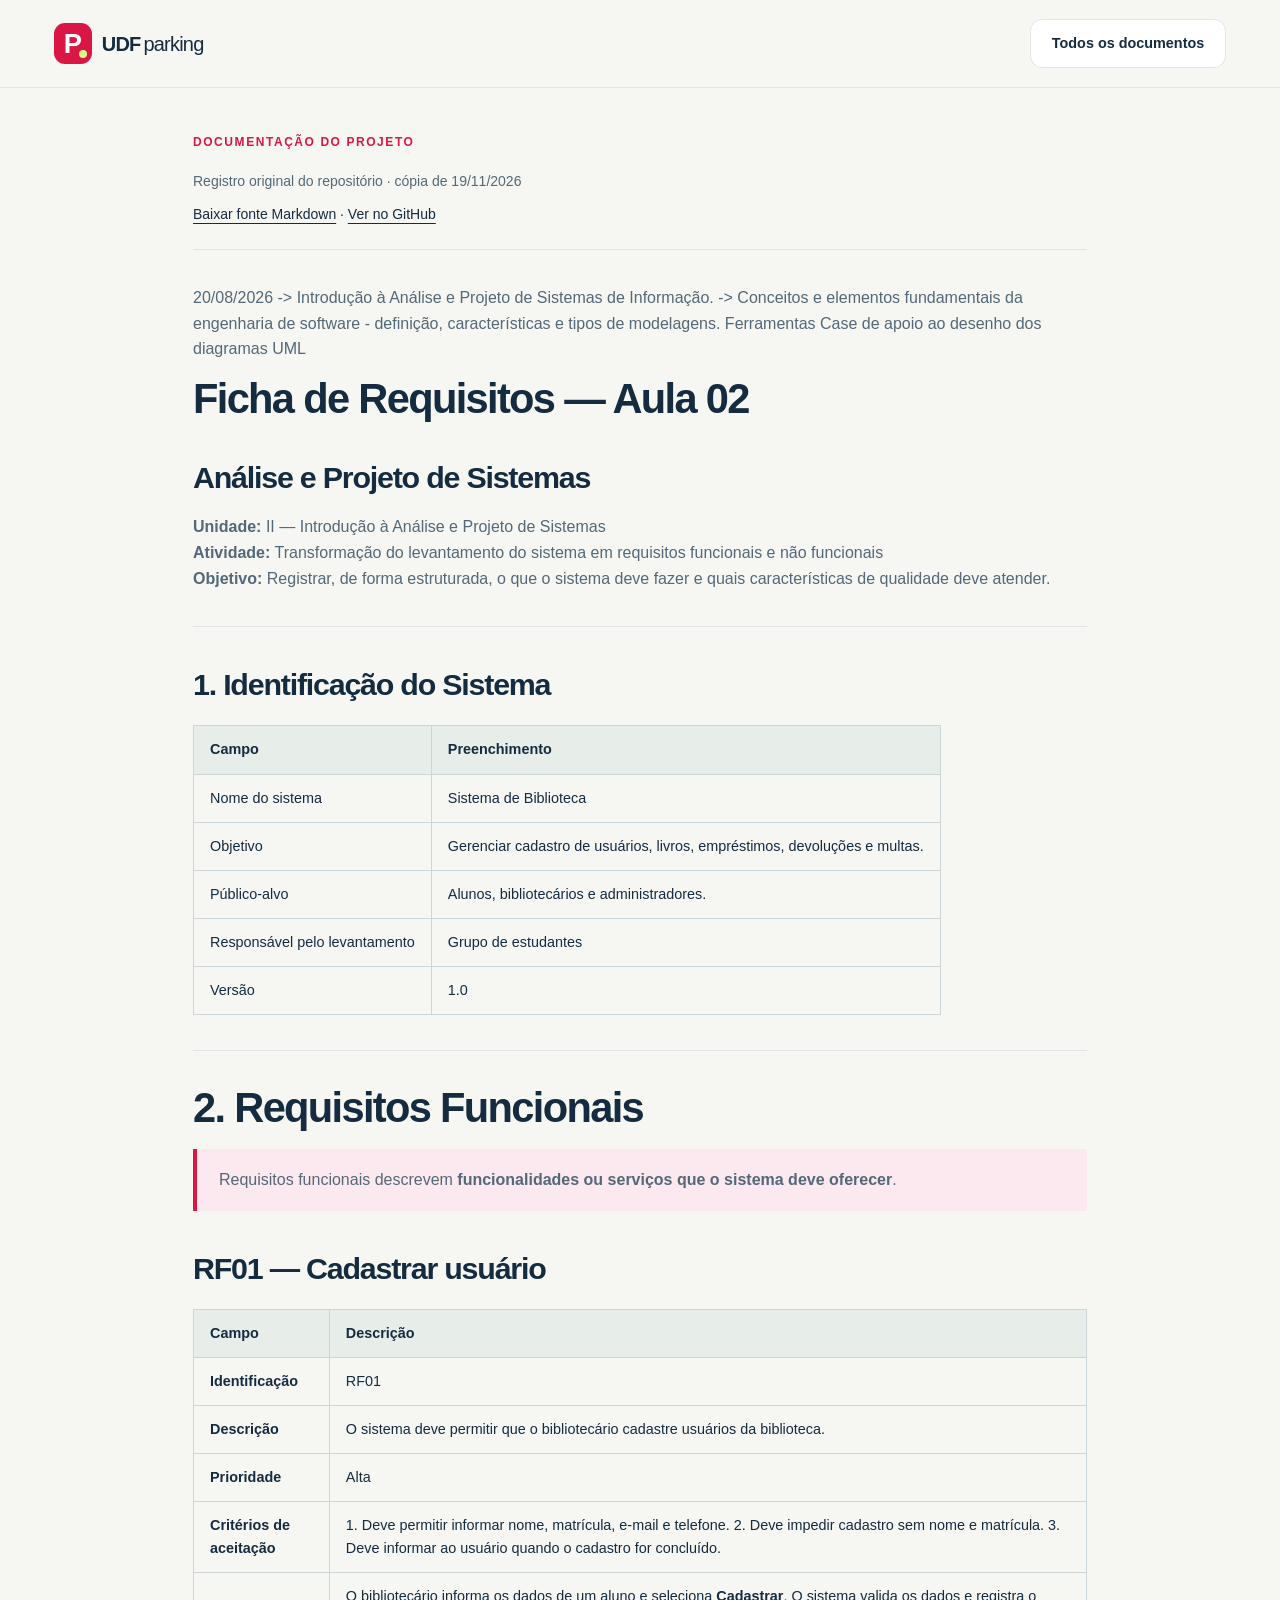
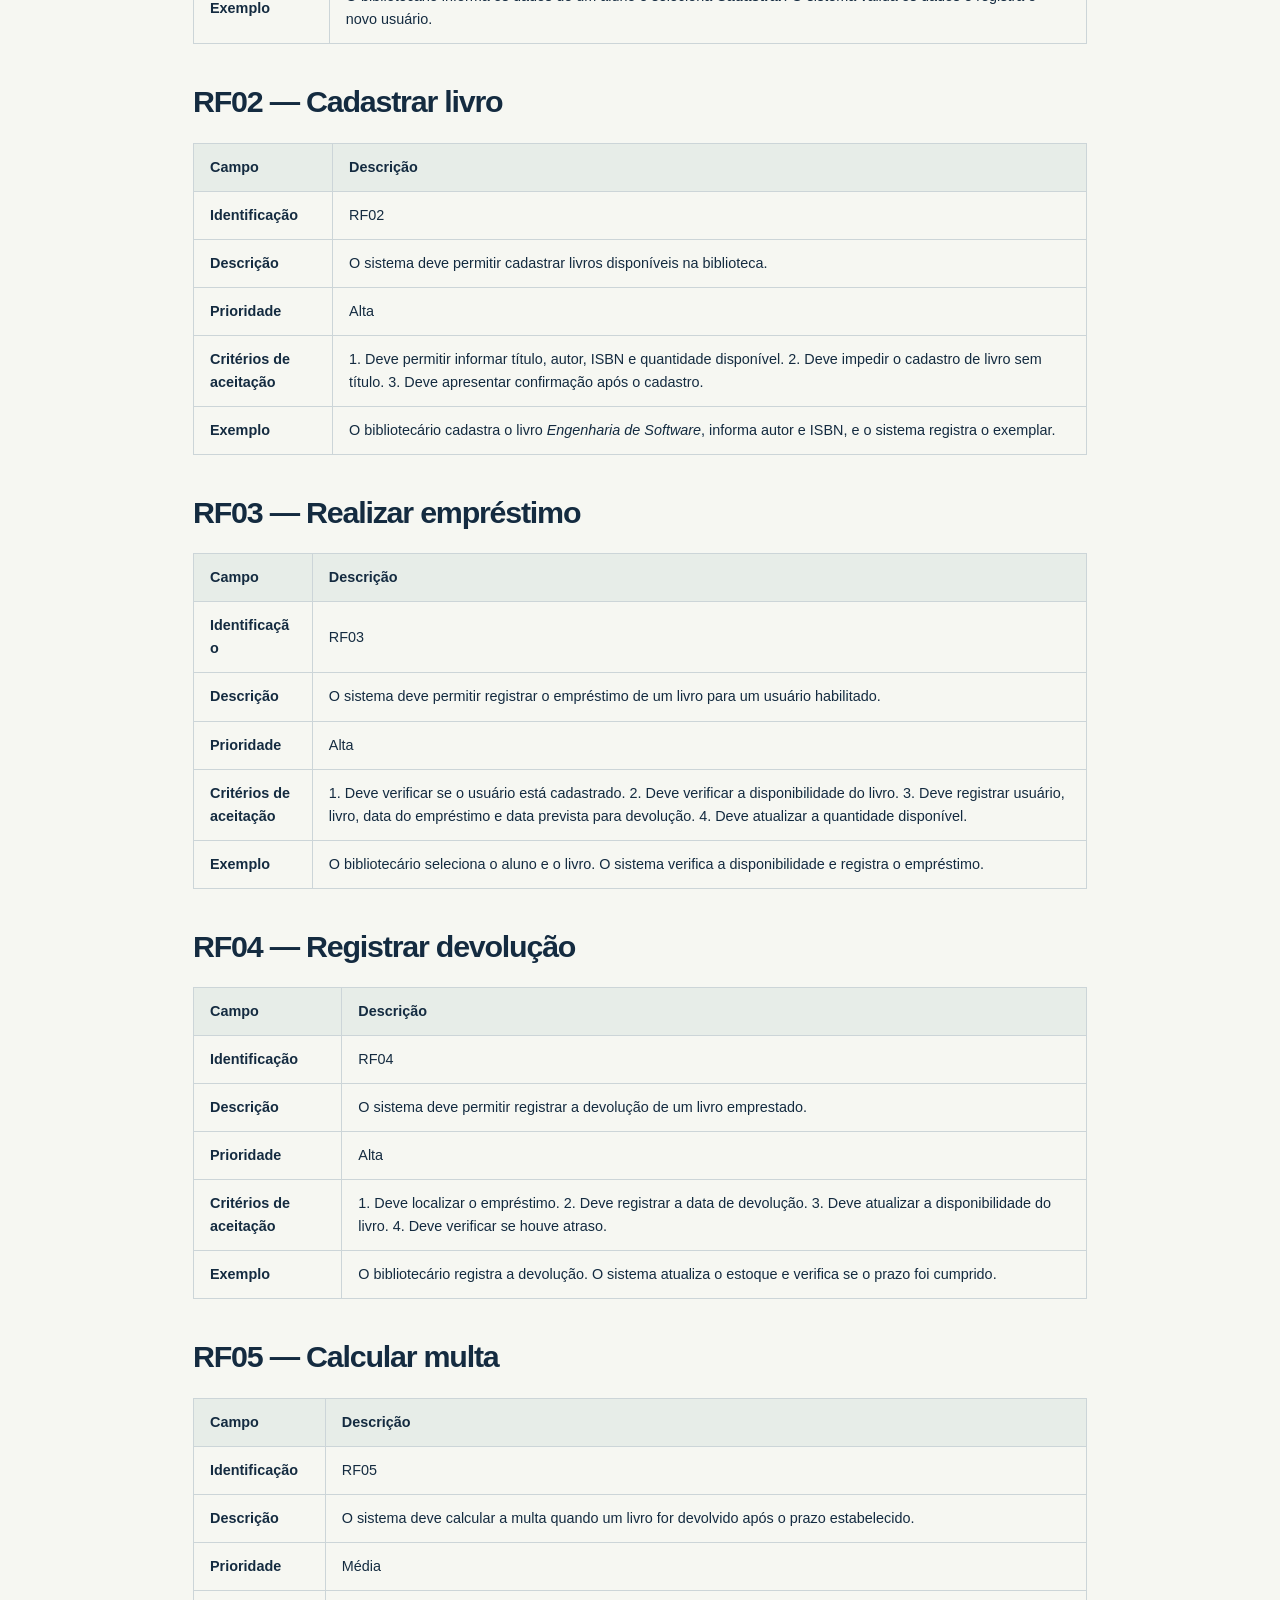
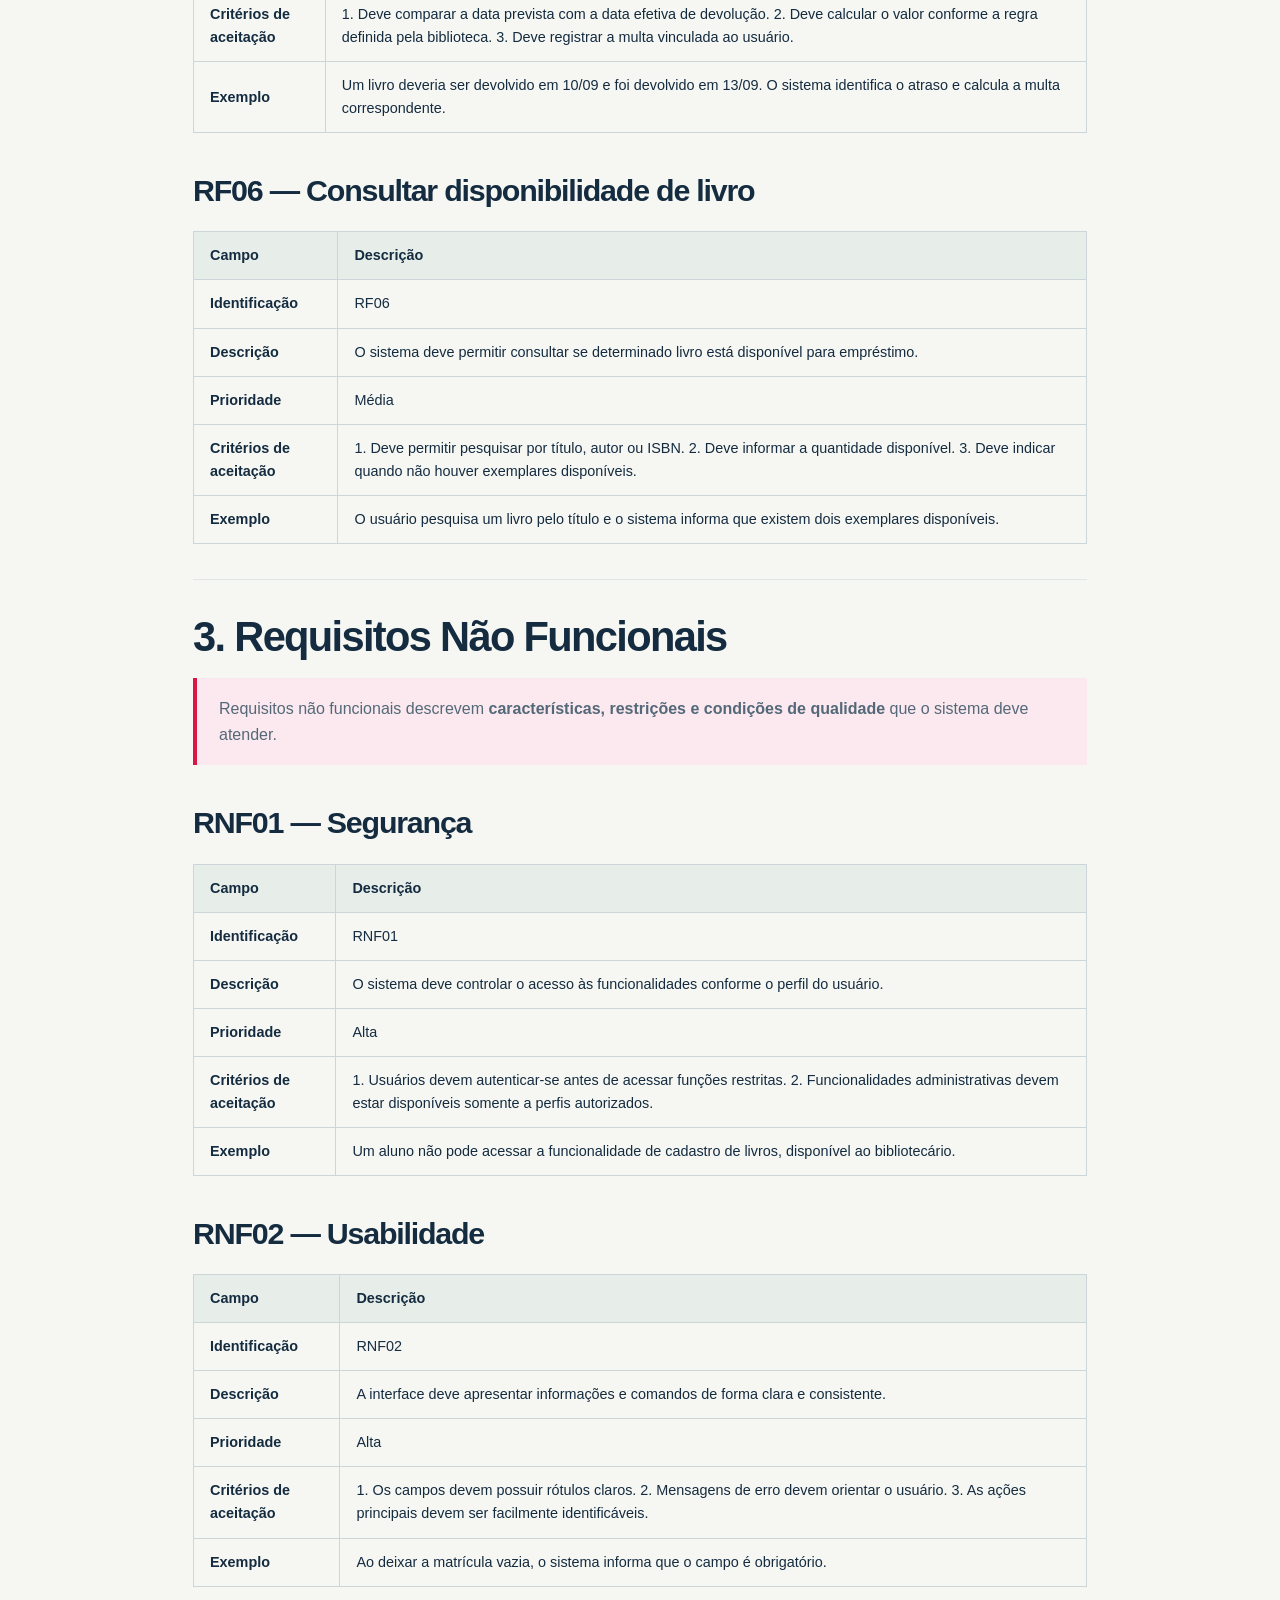
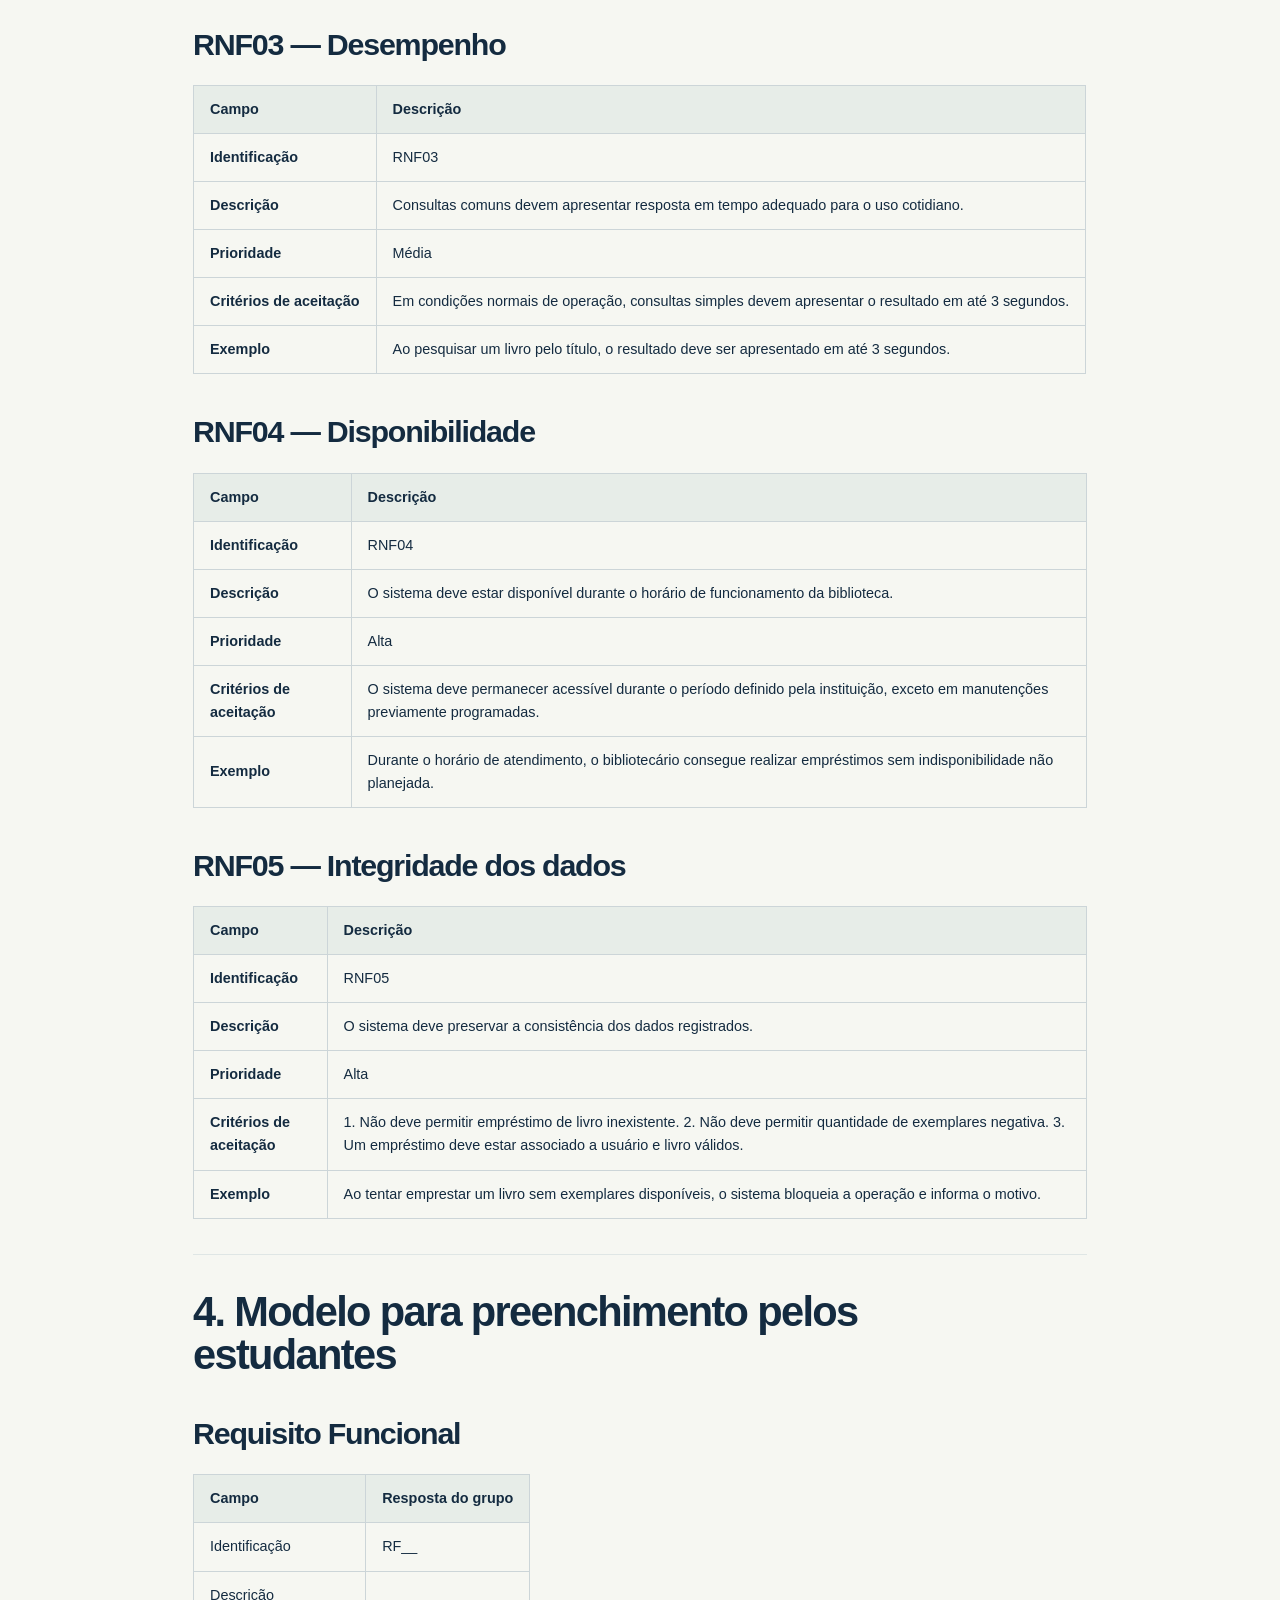
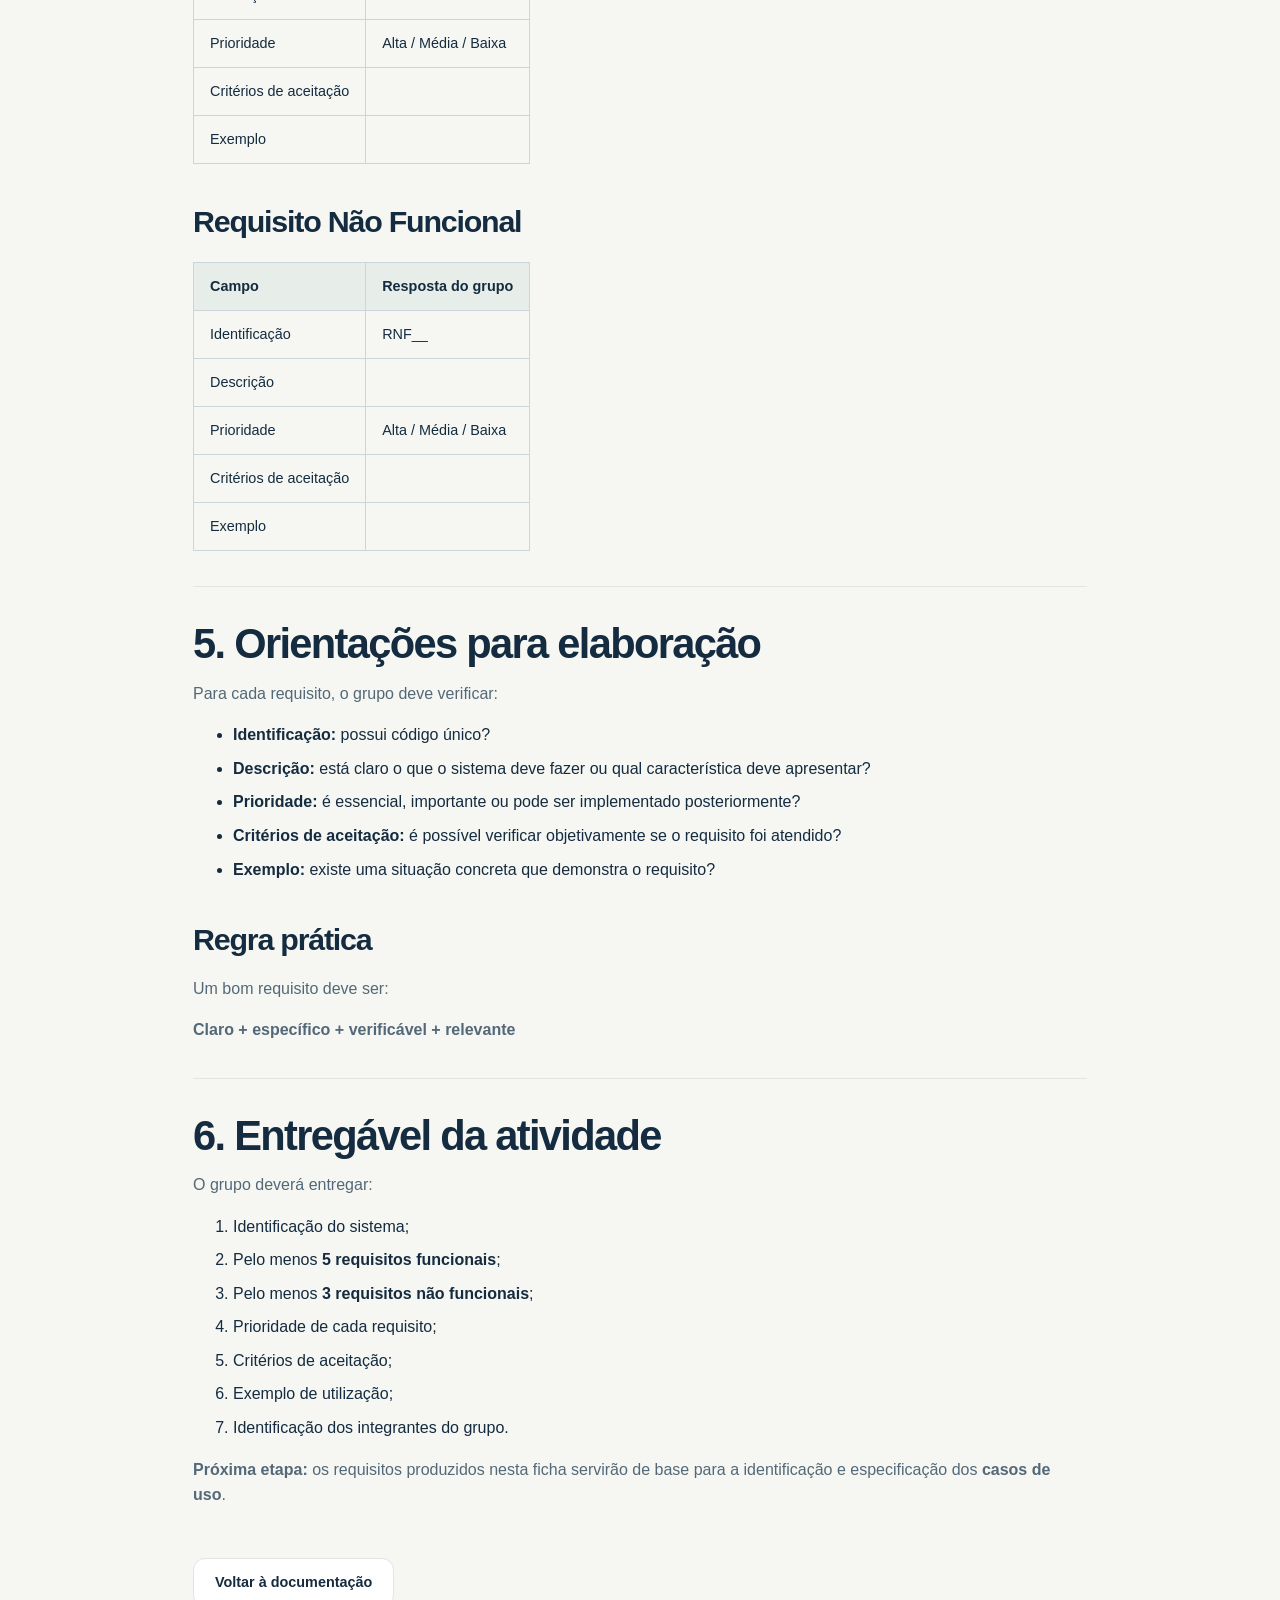
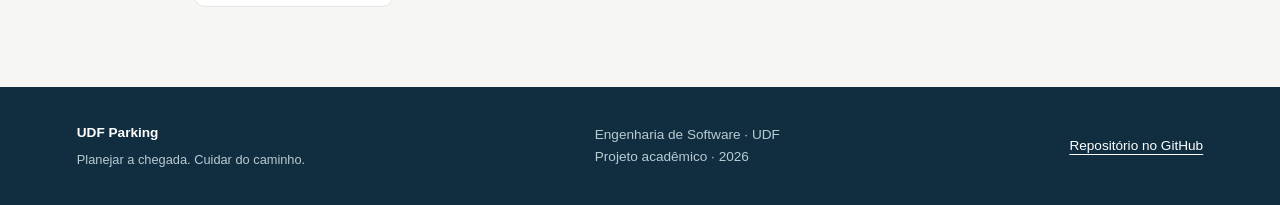
<file: docs/leitura/atividade2.html>
<!doctype html><html lang="pt-BR"><head><meta charset="utf-8"><meta name="viewport" content="width=device-width, initial-scale=1"><meta name="theme-color" content="#112e40"><title>Atividade da Unidade 2 · UDF Parking</title><meta name="description" content="Portal do projeto UDF Parking: documentação, diagramas UML, protótipos, apresentação e equipe."><link rel="icon" href="../assets/favicon.svg" type="image/svg+xml"><link rel="stylesheet" href="../assets/style.css"></head><body class="reader"><header><a class="logo" href="../index.html" aria-label="UDF Parking início"><span class="monogram">P<span></span></span><strong>UDF<span>parking</span></strong></a><a class="button secondary" href="../index.html#documentacao">Todos os documentos</a></header><main class="reader-main"><div class="reader-top"><span class="eyebrow">DOCUMENTAÇÃO DO PROJETO</span><p>Registro original do repositório · cópia de 19/11/2026</p><a href="../downloads/Unidade2/Atividade.md" download>Baixar fonte Markdown</a> · <a href="https://github.com/anahonorato/APS/blob/main/Unidade2/Atividade.md">Ver no GitHub</a></div><article class="prose"><p>20/08/2026
-&gt; Introdução à Análise e Projeto de Sistemas de Informação. 
-&gt; Conceitos e elementos fundamentais da engenharia de software - definição, características e tipos de modelagens. Ferramentas Case de apoio ao desenho dos diagramas UML</p>
<h1>Ficha de Requisitos — Aula 02</h1>
<h2>Análise e Projeto de Sistemas</h2>
<p><strong>Unidade:</strong> II — Introdução à Análise e Projeto de Sistemas<br><strong>Atividade:</strong> Transformação do levantamento do sistema em requisitos funcionais e não funcionais<br><strong>Objetivo:</strong> Registrar, de forma estruturada, o que o sistema deve fazer e quais características de qualidade deve atender.</p>
<hr>
<h2>1. Identificação do Sistema</h2>
<table>
<thead>
<tr>
<th>Campo</th>
<th>Preenchimento</th>
</tr>
</thead>
<tbody><tr>
<td>Nome do sistema</td>
<td>Sistema de Biblioteca</td>
</tr>
<tr>
<td>Objetivo</td>
<td>Gerenciar cadastro de usuários, livros, empréstimos, devoluções e multas.</td>
</tr>
<tr>
<td>Público-alvo</td>
<td>Alunos, bibliotecários e administradores.</td>
</tr>
<tr>
<td>Responsável pelo levantamento</td>
<td>Grupo de estudantes</td>
</tr>
<tr>
<td>Versão</td>
<td>1.0</td>
</tr>
</tbody></table>
<hr>
<h1>2. Requisitos Funcionais</h1>
<blockquote>
<p>Requisitos funcionais descrevem <strong>funcionalidades ou serviços que o sistema deve oferecer</strong>.</p>
</blockquote>
<h2>RF01 — Cadastrar usuário</h2>
<table>
<thead>
<tr>
<th>Campo</th>
<th>Descrição</th>
</tr>
</thead>
<tbody><tr>
<td><strong>Identificação</strong></td>
<td>RF01</td>
</tr>
<tr>
<td><strong>Descrição</strong></td>
<td>O sistema deve permitir que o bibliotecário cadastre usuários da biblioteca.</td>
</tr>
<tr>
<td><strong>Prioridade</strong></td>
<td>Alta</td>
</tr>
<tr>
<td><strong>Critérios de aceitação</strong></td>
<td>1. Deve permitir informar nome, matrícula, e-mail e telefone. 2. Deve impedir cadastro sem nome e matrícula. 3. Deve informar ao usuário quando o cadastro for concluído.</td>
</tr>
<tr>
<td><strong>Exemplo</strong></td>
<td>O bibliotecário informa os dados de um aluno e seleciona <strong>Cadastrar</strong>. O sistema valida os dados e registra o novo usuário.</td>
</tr>
</tbody></table>
<h2>RF02 — Cadastrar livro</h2>
<table>
<thead>
<tr>
<th>Campo</th>
<th>Descrição</th>
</tr>
</thead>
<tbody><tr>
<td><strong>Identificação</strong></td>
<td>RF02</td>
</tr>
<tr>
<td><strong>Descrição</strong></td>
<td>O sistema deve permitir cadastrar livros disponíveis na biblioteca.</td>
</tr>
<tr>
<td><strong>Prioridade</strong></td>
<td>Alta</td>
</tr>
<tr>
<td><strong>Critérios de aceitação</strong></td>
<td>1. Deve permitir informar título, autor, ISBN e quantidade disponível. 2. Deve impedir o cadastro de livro sem título. 3. Deve apresentar confirmação após o cadastro.</td>
</tr>
<tr>
<td><strong>Exemplo</strong></td>
<td>O bibliotecário cadastra o livro <em>Engenharia de Software</em>, informa autor e ISBN, e o sistema registra o exemplar.</td>
</tr>
</tbody></table>
<h2>RF03 — Realizar empréstimo</h2>
<table>
<thead>
<tr>
<th>Campo</th>
<th>Descrição</th>
</tr>
</thead>
<tbody><tr>
<td><strong>Identificação</strong></td>
<td>RF03</td>
</tr>
<tr>
<td><strong>Descrição</strong></td>
<td>O sistema deve permitir registrar o empréstimo de um livro para um usuário habilitado.</td>
</tr>
<tr>
<td><strong>Prioridade</strong></td>
<td>Alta</td>
</tr>
<tr>
<td><strong>Critérios de aceitação</strong></td>
<td>1. Deve verificar se o usuário está cadastrado. 2. Deve verificar a disponibilidade do livro. 3. Deve registrar usuário, livro, data do empréstimo e data prevista para devolução. 4. Deve atualizar a quantidade disponível.</td>
</tr>
<tr>
<td><strong>Exemplo</strong></td>
<td>O bibliotecário seleciona o aluno e o livro. O sistema verifica a disponibilidade e registra o empréstimo.</td>
</tr>
</tbody></table>
<h2>RF04 — Registrar devolução</h2>
<table>
<thead>
<tr>
<th>Campo</th>
<th>Descrição</th>
</tr>
</thead>
<tbody><tr>
<td><strong>Identificação</strong></td>
<td>RF04</td>
</tr>
<tr>
<td><strong>Descrição</strong></td>
<td>O sistema deve permitir registrar a devolução de um livro emprestado.</td>
</tr>
<tr>
<td><strong>Prioridade</strong></td>
<td>Alta</td>
</tr>
<tr>
<td><strong>Critérios de aceitação</strong></td>
<td>1. Deve localizar o empréstimo. 2. Deve registrar a data de devolução. 3. Deve atualizar a disponibilidade do livro. 4. Deve verificar se houve atraso.</td>
</tr>
<tr>
<td><strong>Exemplo</strong></td>
<td>O bibliotecário registra a devolução. O sistema atualiza o estoque e verifica se o prazo foi cumprido.</td>
</tr>
</tbody></table>
<h2>RF05 — Calcular multa</h2>
<table>
<thead>
<tr>
<th>Campo</th>
<th>Descrição</th>
</tr>
</thead>
<tbody><tr>
<td><strong>Identificação</strong></td>
<td>RF05</td>
</tr>
<tr>
<td><strong>Descrição</strong></td>
<td>O sistema deve calcular a multa quando um livro for devolvido após o prazo estabelecido.</td>
</tr>
<tr>
<td><strong>Prioridade</strong></td>
<td>Média</td>
</tr>
<tr>
<td><strong>Critérios de aceitação</strong></td>
<td>1. Deve comparar a data prevista com a data efetiva de devolução. 2. Deve calcular o valor conforme a regra definida pela biblioteca. 3. Deve registrar a multa vinculada ao usuário.</td>
</tr>
<tr>
<td><strong>Exemplo</strong></td>
<td>Um livro deveria ser devolvido em 10/09 e foi devolvido em 13/09. O sistema identifica o atraso e calcula a multa correspondente.</td>
</tr>
</tbody></table>
<h2>RF06 — Consultar disponibilidade de livro</h2>
<table>
<thead>
<tr>
<th>Campo</th>
<th>Descrição</th>
</tr>
</thead>
<tbody><tr>
<td><strong>Identificação</strong></td>
<td>RF06</td>
</tr>
<tr>
<td><strong>Descrição</strong></td>
<td>O sistema deve permitir consultar se determinado livro está disponível para empréstimo.</td>
</tr>
<tr>
<td><strong>Prioridade</strong></td>
<td>Média</td>
</tr>
<tr>
<td><strong>Critérios de aceitação</strong></td>
<td>1. Deve permitir pesquisar por título, autor ou ISBN. 2. Deve informar a quantidade disponível. 3. Deve indicar quando não houver exemplares disponíveis.</td>
</tr>
<tr>
<td><strong>Exemplo</strong></td>
<td>O usuário pesquisa um livro pelo título e o sistema informa que existem dois exemplares disponíveis.</td>
</tr>
</tbody></table>
<hr>
<h1>3. Requisitos Não Funcionais</h1>
<blockquote>
<p>Requisitos não funcionais descrevem <strong>características, restrições e condições de qualidade</strong> que o sistema deve atender.</p>
</blockquote>
<h2>RNF01 — Segurança</h2>
<table>
<thead>
<tr>
<th>Campo</th>
<th>Descrição</th>
</tr>
</thead>
<tbody><tr>
<td><strong>Identificação</strong></td>
<td>RNF01</td>
</tr>
<tr>
<td><strong>Descrição</strong></td>
<td>O sistema deve controlar o acesso às funcionalidades conforme o perfil do usuário.</td>
</tr>
<tr>
<td><strong>Prioridade</strong></td>
<td>Alta</td>
</tr>
<tr>
<td><strong>Critérios de aceitação</strong></td>
<td>1. Usuários devem autenticar-se antes de acessar funções restritas. 2. Funcionalidades administrativas devem estar disponíveis somente a perfis autorizados.</td>
</tr>
<tr>
<td><strong>Exemplo</strong></td>
<td>Um aluno não pode acessar a funcionalidade de cadastro de livros, disponível ao bibliotecário.</td>
</tr>
</tbody></table>
<h2>RNF02 — Usabilidade</h2>
<table>
<thead>
<tr>
<th>Campo</th>
<th>Descrição</th>
</tr>
</thead>
<tbody><tr>
<td><strong>Identificação</strong></td>
<td>RNF02</td>
</tr>
<tr>
<td><strong>Descrição</strong></td>
<td>A interface deve apresentar informações e comandos de forma clara e consistente.</td>
</tr>
<tr>
<td><strong>Prioridade</strong></td>
<td>Alta</td>
</tr>
<tr>
<td><strong>Critérios de aceitação</strong></td>
<td>1. Os campos devem possuir rótulos claros. 2. Mensagens de erro devem orientar o usuário. 3. As ações principais devem ser facilmente identificáveis.</td>
</tr>
<tr>
<td><strong>Exemplo</strong></td>
<td>Ao deixar a matrícula vazia, o sistema informa que o campo é obrigatório.</td>
</tr>
</tbody></table>
<h2>RNF03 — Desempenho</h2>
<table>
<thead>
<tr>
<th>Campo</th>
<th>Descrição</th>
</tr>
</thead>
<tbody><tr>
<td><strong>Identificação</strong></td>
<td>RNF03</td>
</tr>
<tr>
<td><strong>Descrição</strong></td>
<td>Consultas comuns devem apresentar resposta em tempo adequado para o uso cotidiano.</td>
</tr>
<tr>
<td><strong>Prioridade</strong></td>
<td>Média</td>
</tr>
<tr>
<td><strong>Critérios de aceitação</strong></td>
<td>Em condições normais de operação, consultas simples devem apresentar o resultado em até 3 segundos.</td>
</tr>
<tr>
<td><strong>Exemplo</strong></td>
<td>Ao pesquisar um livro pelo título, o resultado deve ser apresentado em até 3 segundos.</td>
</tr>
</tbody></table>
<h2>RNF04 — Disponibilidade</h2>
<table>
<thead>
<tr>
<th>Campo</th>
<th>Descrição</th>
</tr>
</thead>
<tbody><tr>
<td><strong>Identificação</strong></td>
<td>RNF04</td>
</tr>
<tr>
<td><strong>Descrição</strong></td>
<td>O sistema deve estar disponível durante o horário de funcionamento da biblioteca.</td>
</tr>
<tr>
<td><strong>Prioridade</strong></td>
<td>Alta</td>
</tr>
<tr>
<td><strong>Critérios de aceitação</strong></td>
<td>O sistema deve permanecer acessível durante o período definido pela instituição, exceto em manutenções previamente programadas.</td>
</tr>
<tr>
<td><strong>Exemplo</strong></td>
<td>Durante o horário de atendimento, o bibliotecário consegue realizar empréstimos sem indisponibilidade não planejada.</td>
</tr>
</tbody></table>
<h2>RNF05 — Integridade dos dados</h2>
<table>
<thead>
<tr>
<th>Campo</th>
<th>Descrição</th>
</tr>
</thead>
<tbody><tr>
<td><strong>Identificação</strong></td>
<td>RNF05</td>
</tr>
<tr>
<td><strong>Descrição</strong></td>
<td>O sistema deve preservar a consistência dos dados registrados.</td>
</tr>
<tr>
<td><strong>Prioridade</strong></td>
<td>Alta</td>
</tr>
<tr>
<td><strong>Critérios de aceitação</strong></td>
<td>1. Não deve permitir empréstimo de livro inexistente. 2. Não deve permitir quantidade de exemplares negativa. 3. Um empréstimo deve estar associado a usuário e livro válidos.</td>
</tr>
<tr>
<td><strong>Exemplo</strong></td>
<td>Ao tentar emprestar um livro sem exemplares disponíveis, o sistema bloqueia a operação e informa o motivo.</td>
</tr>
</tbody></table>
<hr>
<h1>4. Modelo para preenchimento pelos estudantes</h1>
<h2>Requisito Funcional</h2>
<table>
<thead>
<tr>
<th>Campo</th>
<th>Resposta do grupo</th>
</tr>
</thead>
<tbody><tr>
<td>Identificação</td>
<td>RF__</td>
</tr>
<tr>
<td>Descrição</td>
<td></td>
</tr>
<tr>
<td>Prioridade</td>
<td>Alta / Média / Baixa</td>
</tr>
<tr>
<td>Critérios de aceitação</td>
<td></td>
</tr>
<tr>
<td>Exemplo</td>
<td></td>
</tr>
</tbody></table>
<h2>Requisito Não Funcional</h2>
<table>
<thead>
<tr>
<th>Campo</th>
<th>Resposta do grupo</th>
</tr>
</thead>
<tbody><tr>
<td>Identificação</td>
<td>RNF__</td>
</tr>
<tr>
<td>Descrição</td>
<td></td>
</tr>
<tr>
<td>Prioridade</td>
<td>Alta / Média / Baixa</td>
</tr>
<tr>
<td>Critérios de aceitação</td>
<td></td>
</tr>
<tr>
<td>Exemplo</td>
<td></td>
</tr>
</tbody></table>
<hr>
<h1>5. Orientações para elaboração</h1>
<p>Para cada requisito, o grupo deve verificar:</p>
<ul>
<li><strong>Identificação:</strong> possui código único?</li>
<li><strong>Descrição:</strong> está claro o que o sistema deve fazer ou qual característica deve apresentar?</li>
<li><strong>Prioridade:</strong> é essencial, importante ou pode ser implementado posteriormente?</li>
<li><strong>Critérios de aceitação:</strong> é possível verificar objetivamente se o requisito foi atendido?</li>
<li><strong>Exemplo:</strong> existe uma situação concreta que demonstra o requisito?</li>
</ul>
<h2>Regra prática</h2>
<p>Um bom requisito deve ser:</p>
<p><strong>Claro + específico + verificável + relevante</strong></p>
<hr>
<h1>6. Entregável da atividade</h1>
<p>O grupo deverá entregar:</p>
<ol>
<li>Identificação do sistema;</li>
<li>Pelo menos <strong>5 requisitos funcionais</strong>;</li>
<li>Pelo menos <strong>3 requisitos não funcionais</strong>;</li>
<li>Prioridade de cada requisito;</li>
<li>Critérios de aceitação;</li>
<li>Exemplo de utilização;</li>
<li>Identificação dos integrantes do grupo.</li>
</ol>
<p><strong>Próxima etapa:</strong> os requisitos produzidos nesta ficha servirão de base para a identificação e especificação dos <strong>casos de uso</strong>.</p>
</article><a class="button secondary" href="../index.html#documentacao">Voltar à documentação</a></main><footer><div><b>UDF Parking</b><p>Planejar a chegada. Cuidar do caminho.</p></div><div>Engenharia de Software · UDF<br>Projeto acadêmico · 2026</div><a href="https://github.com/anahonorato/APS">Repositório no GitHub</a></footer></body></html>
</file>
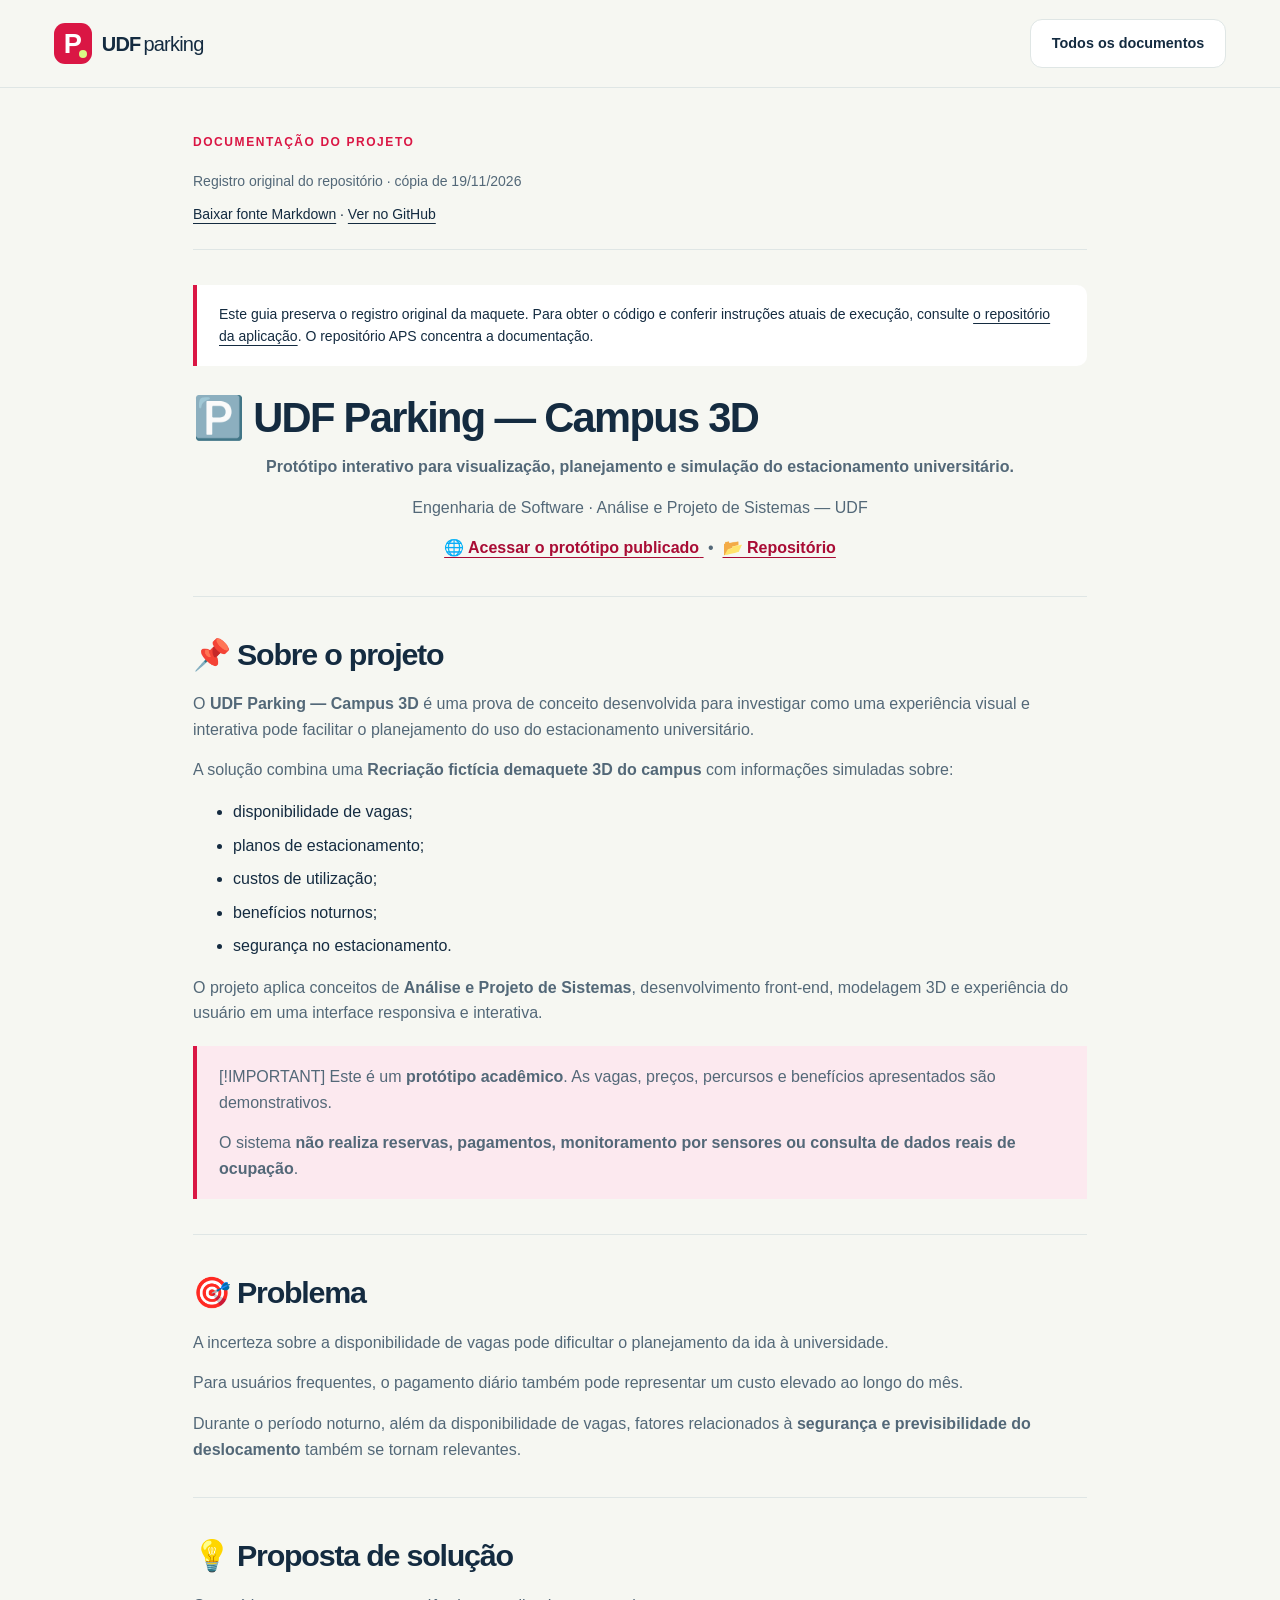
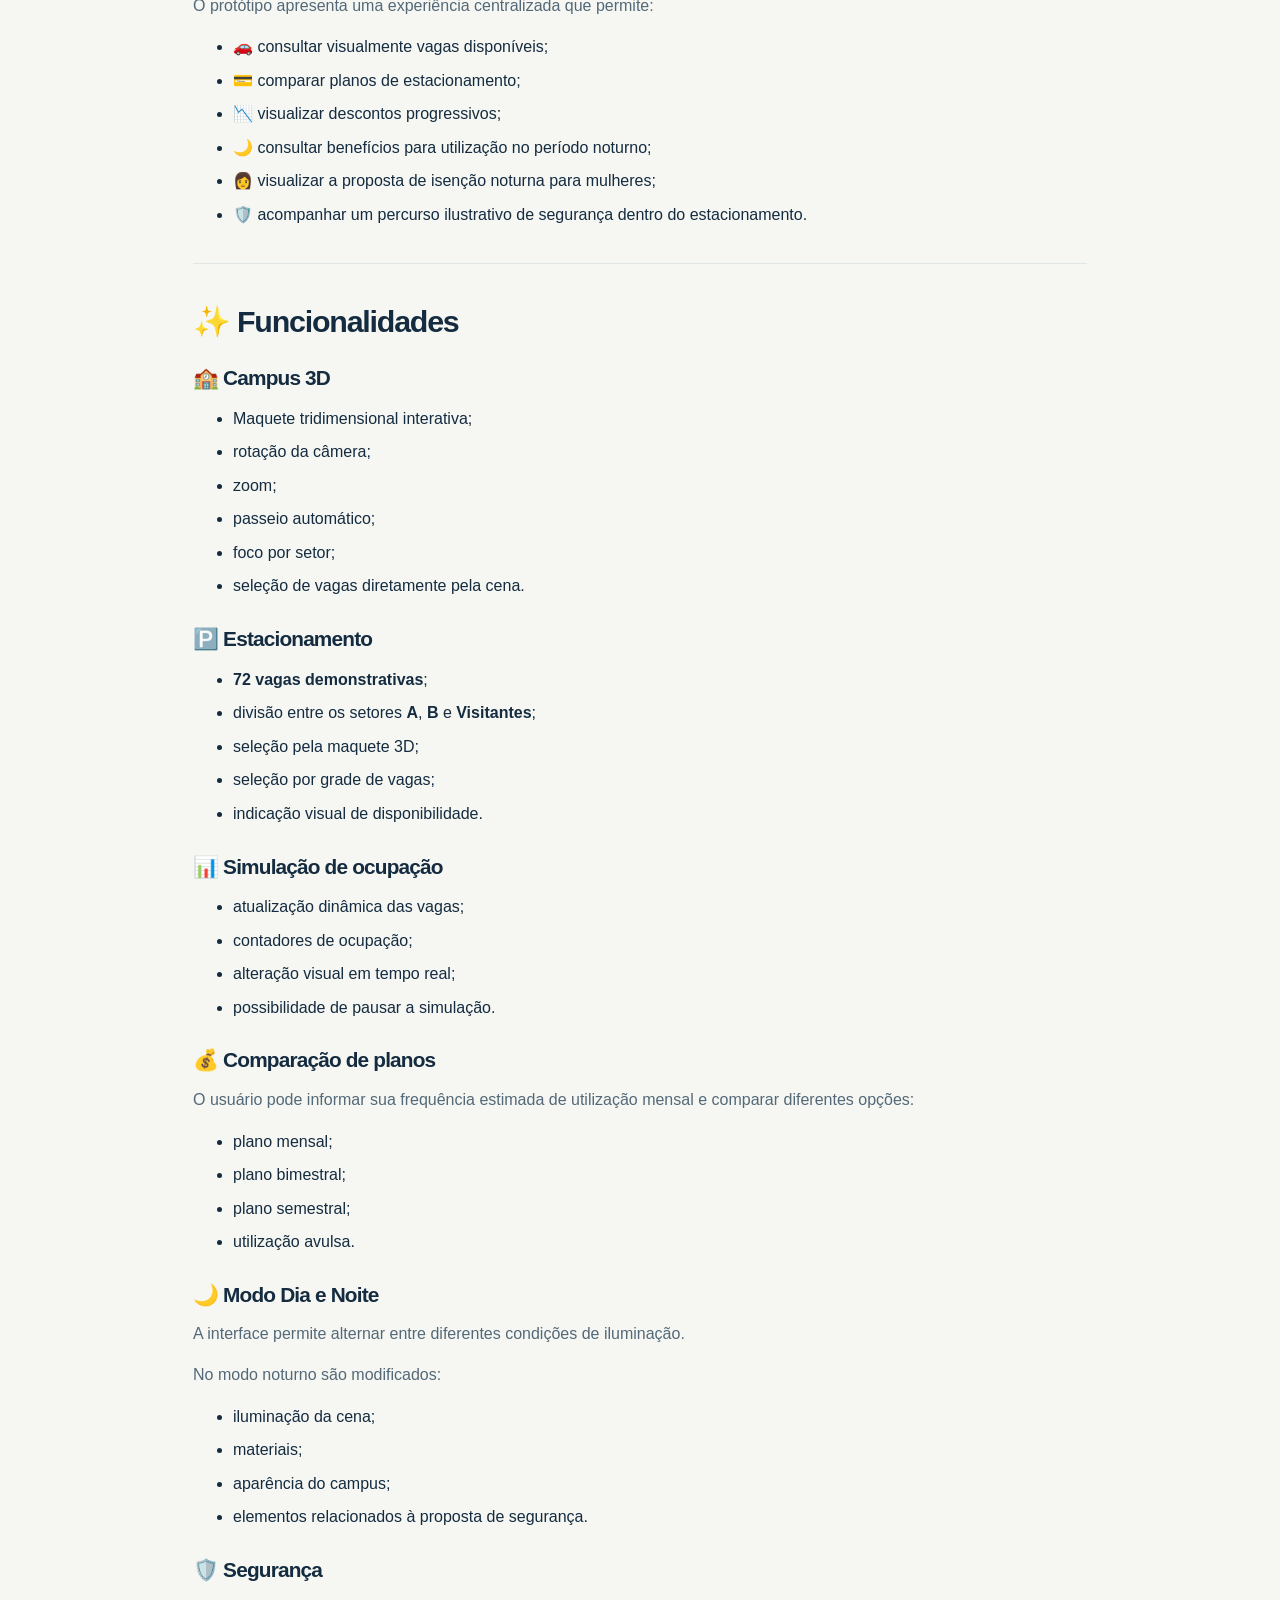
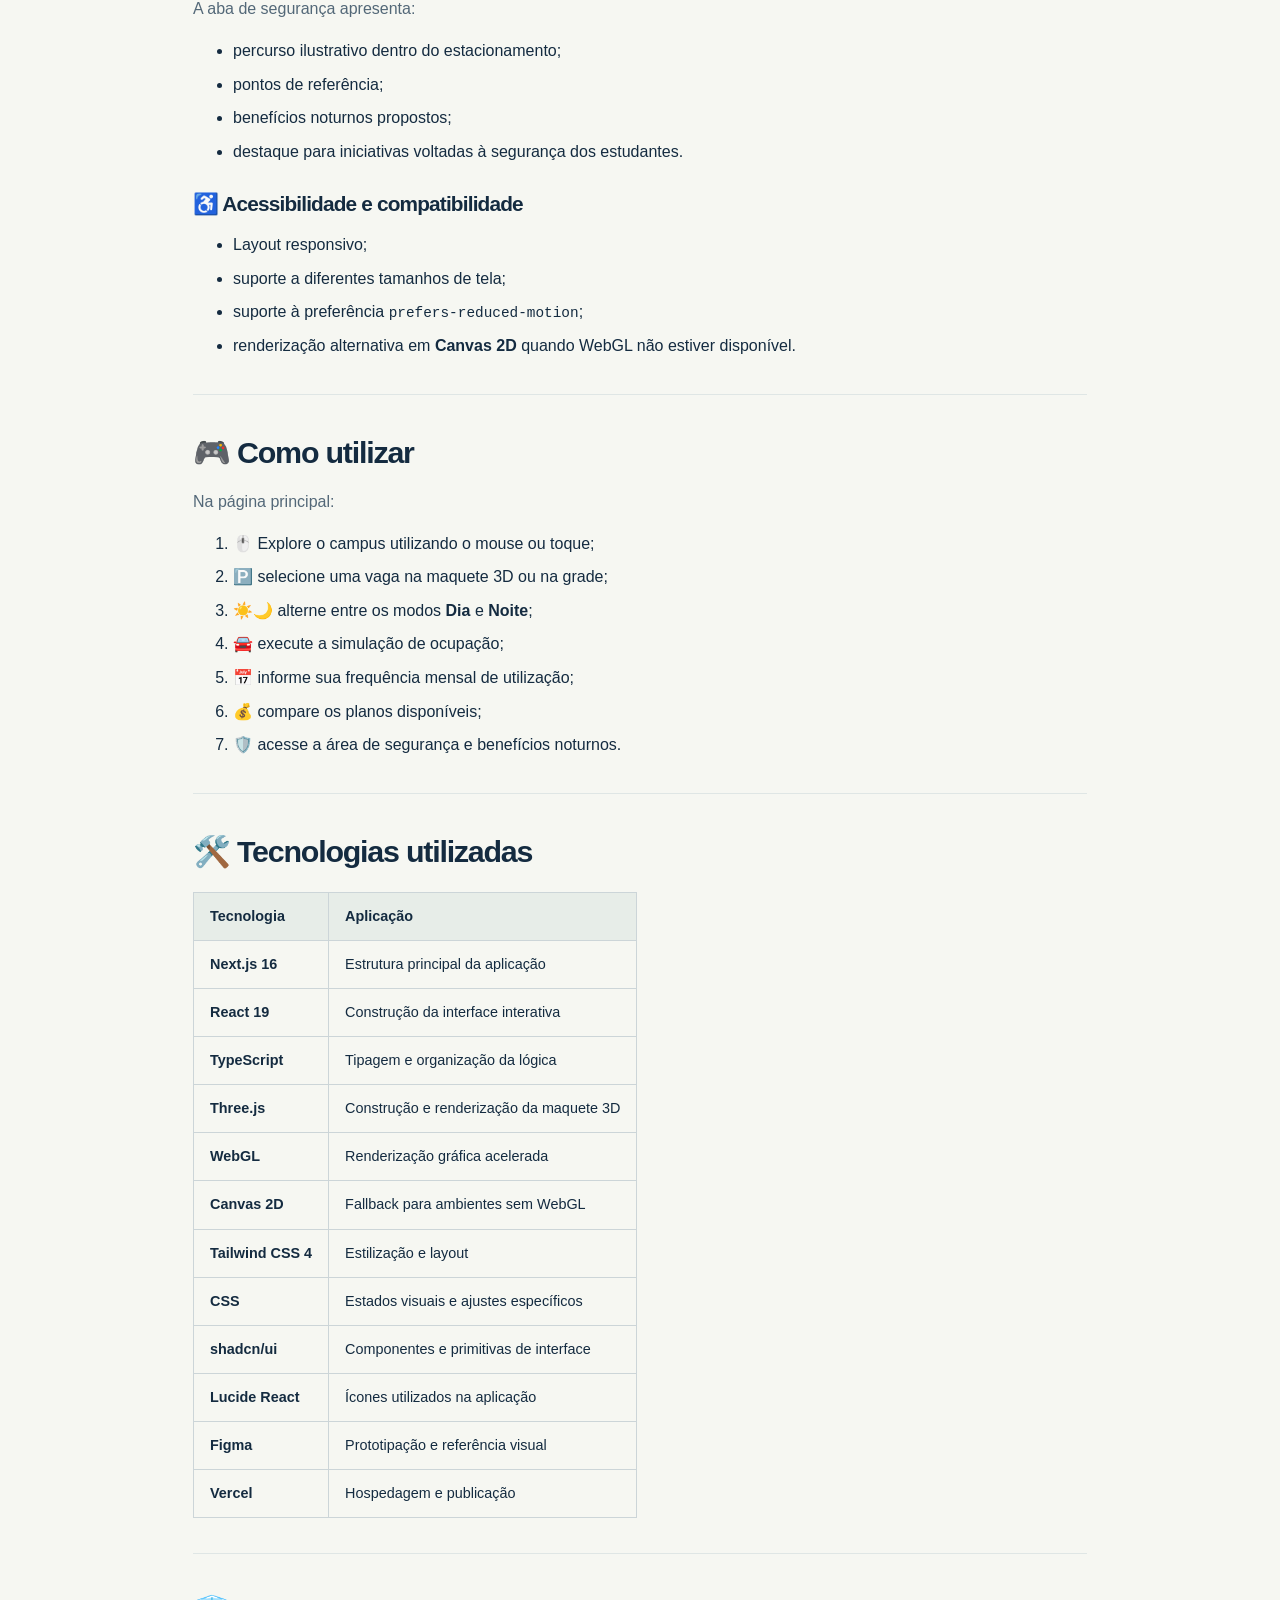
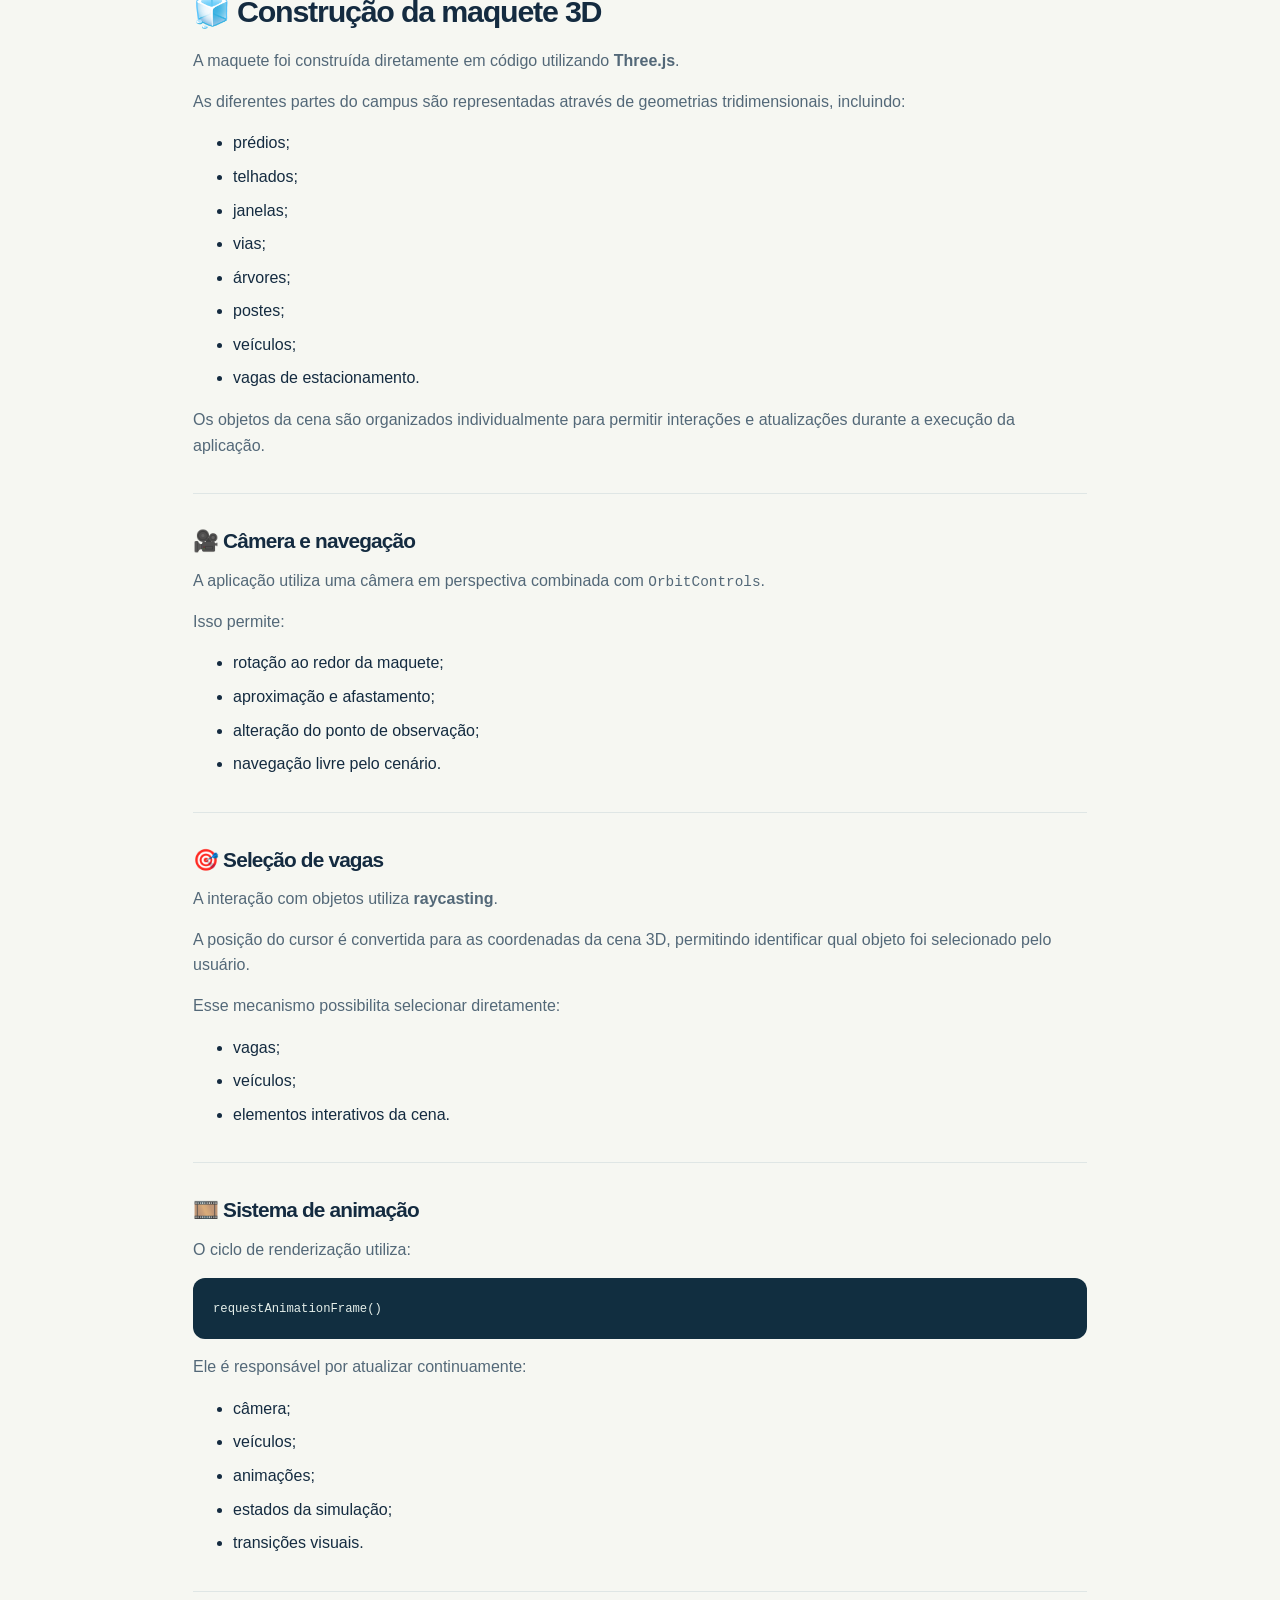
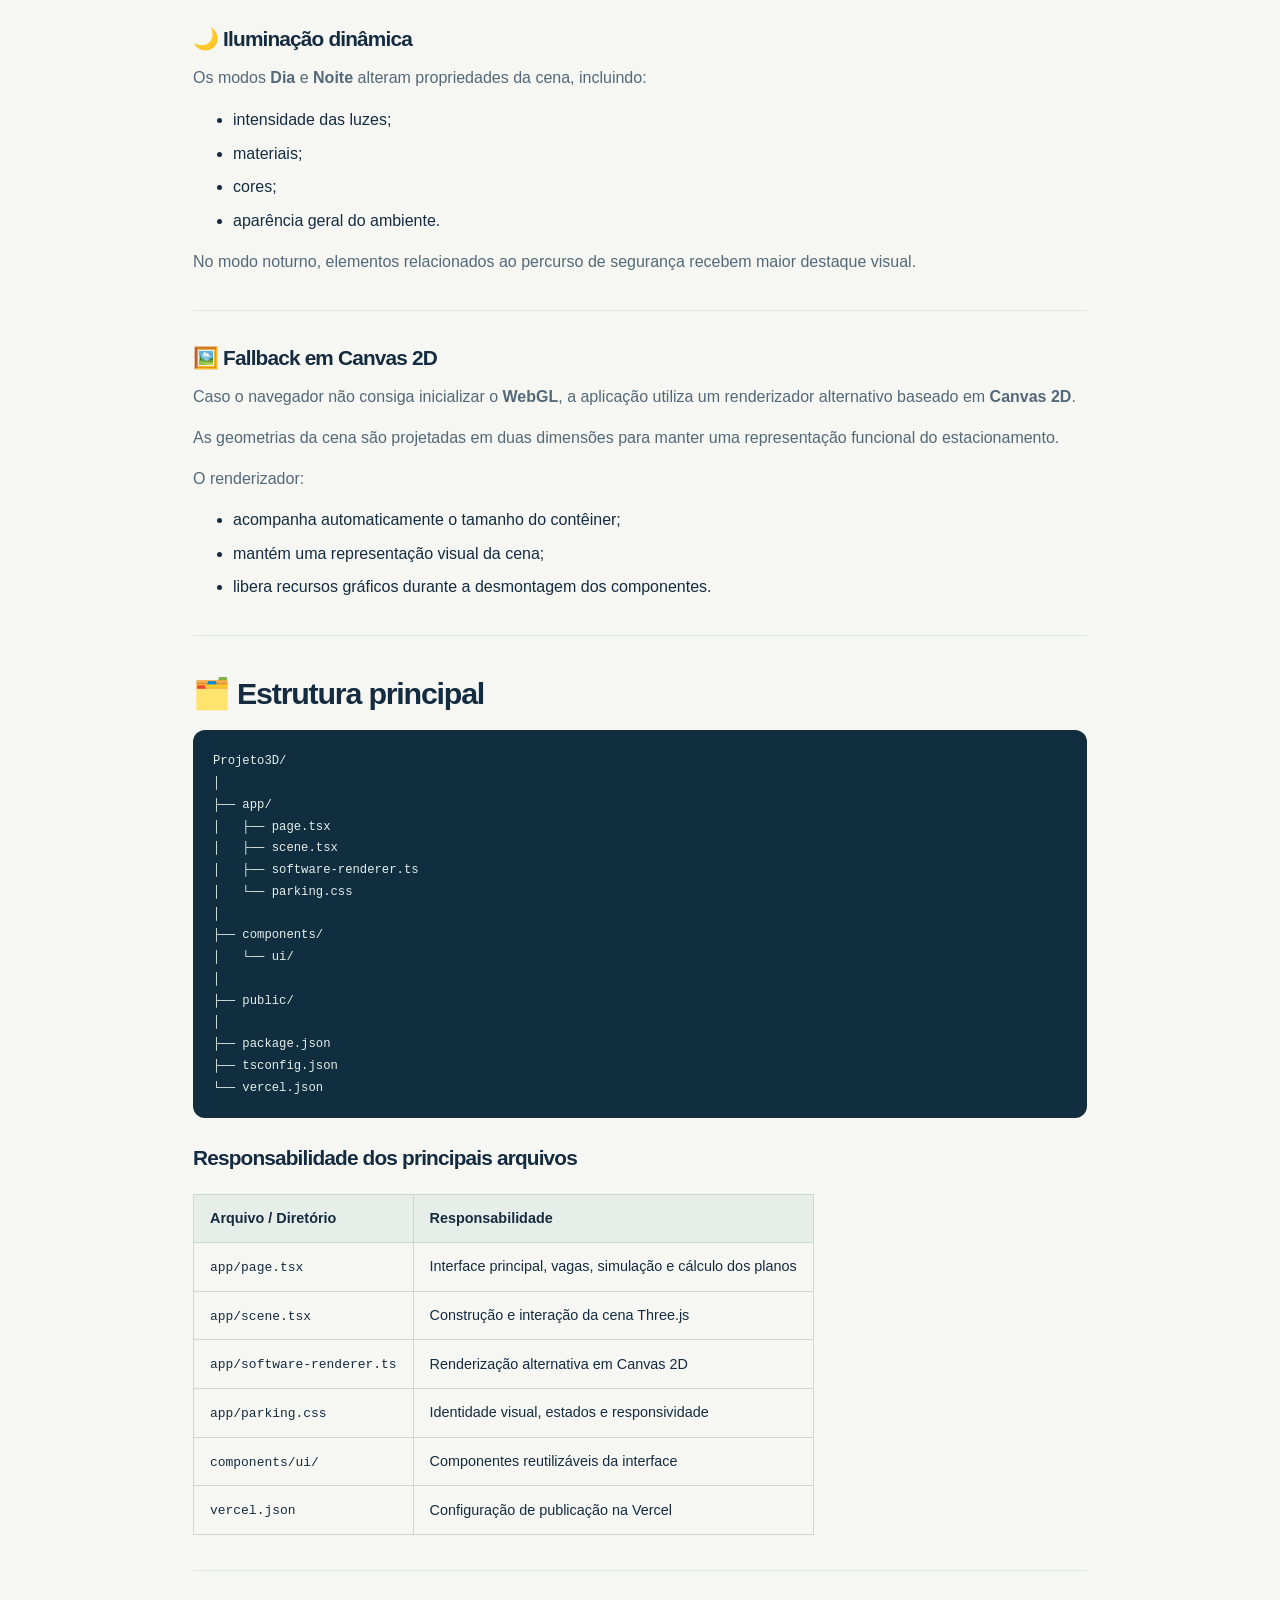
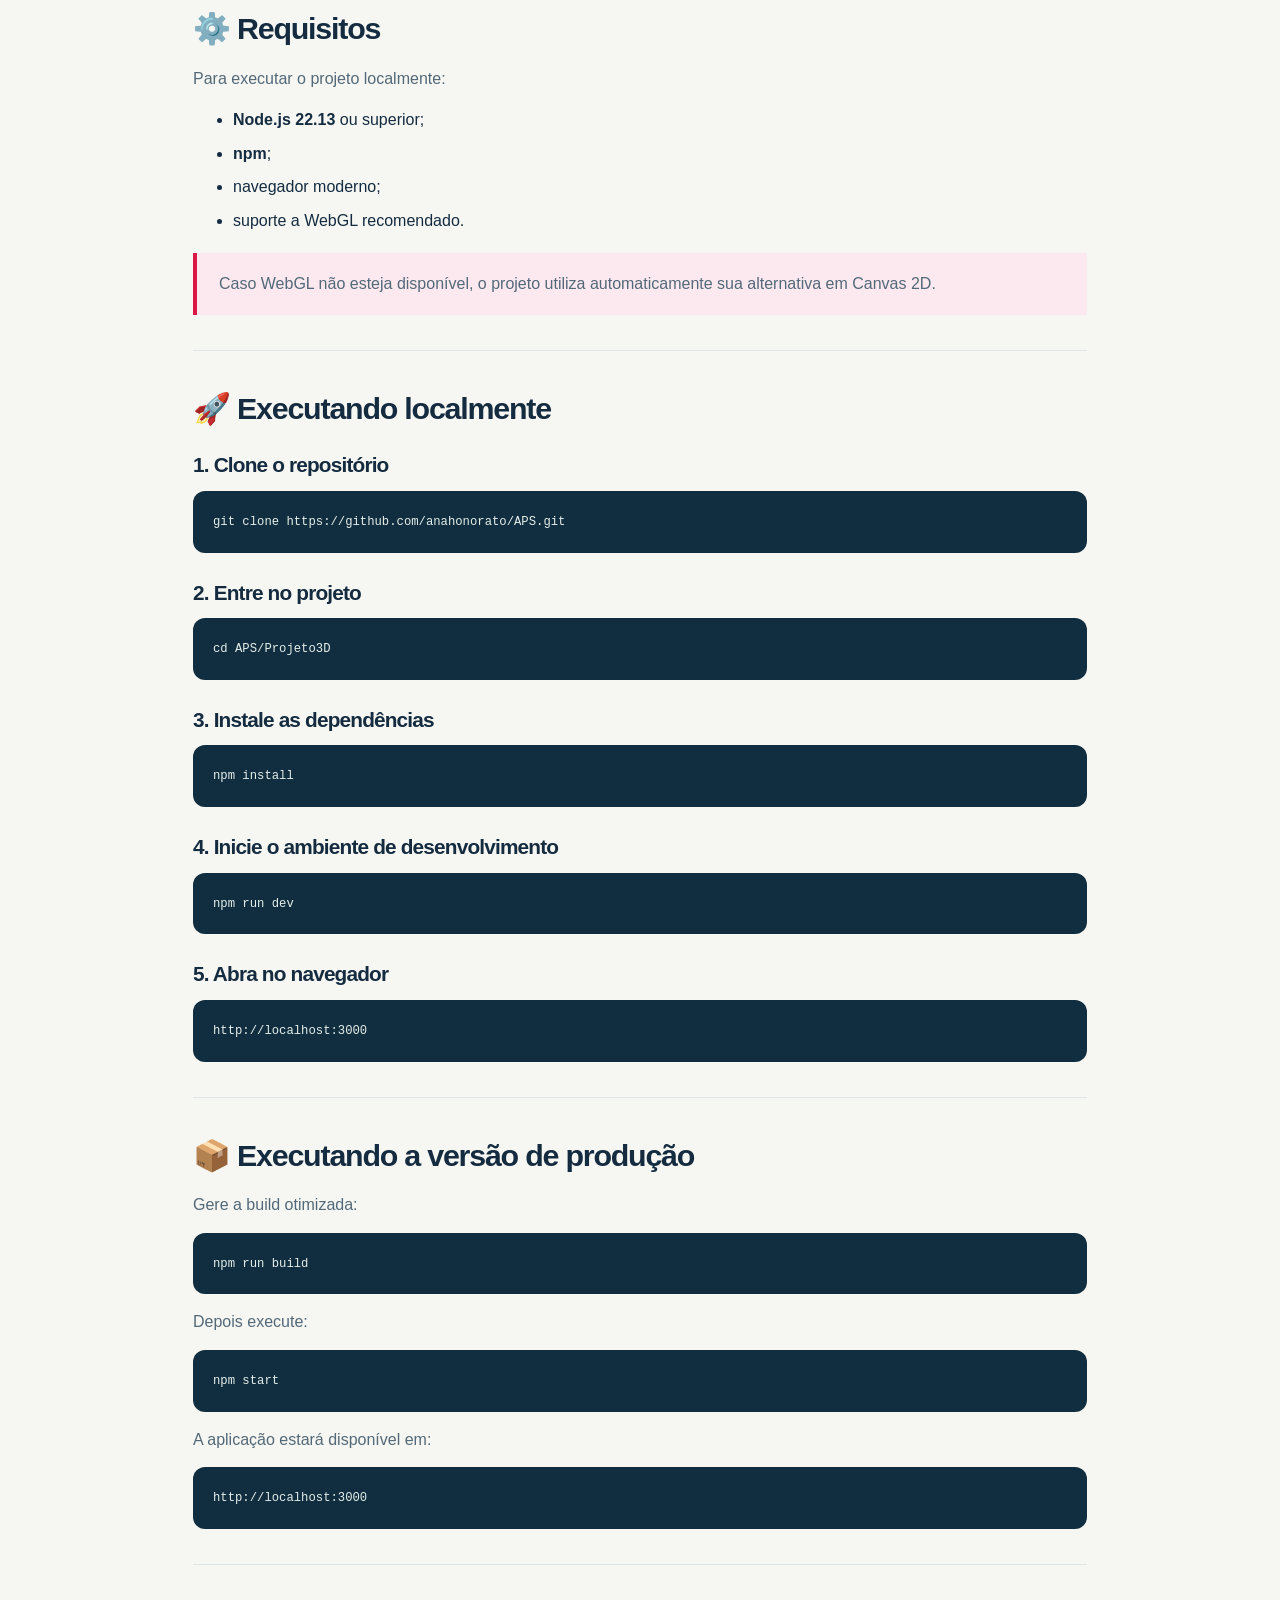
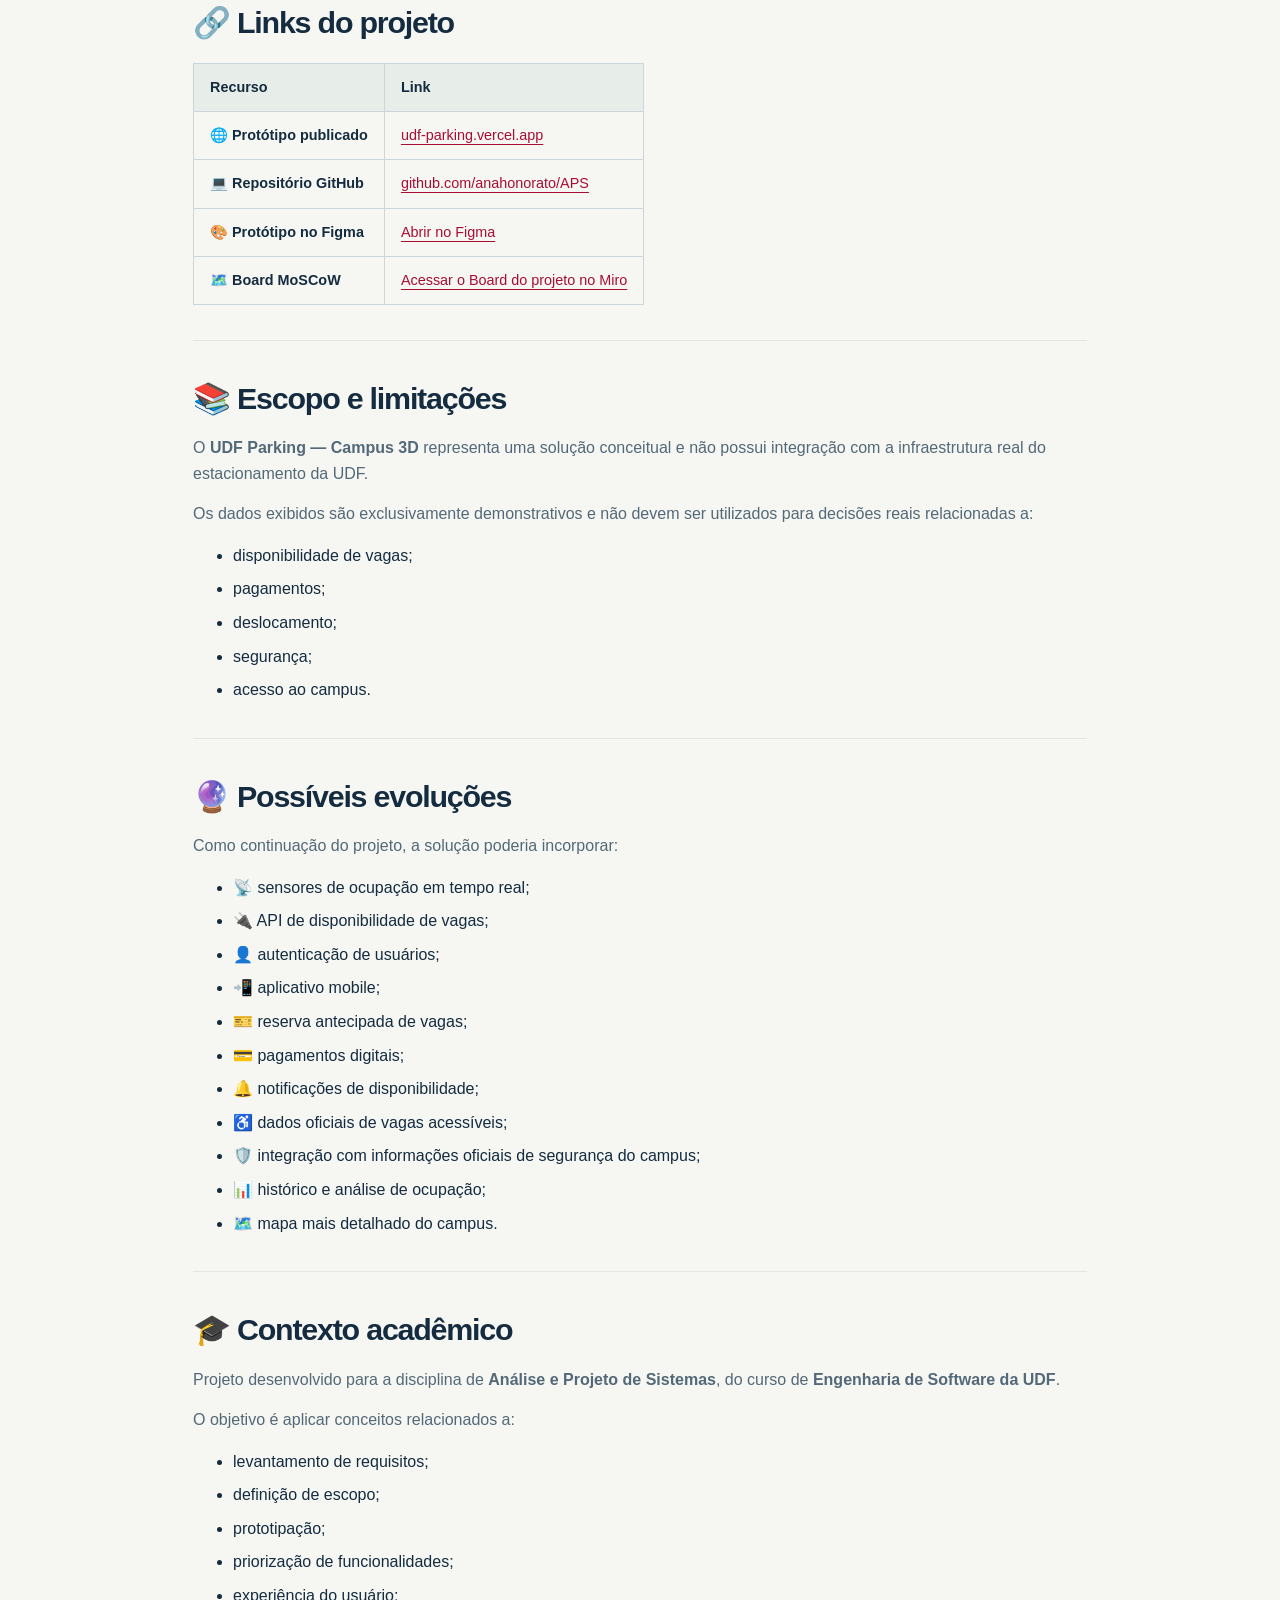
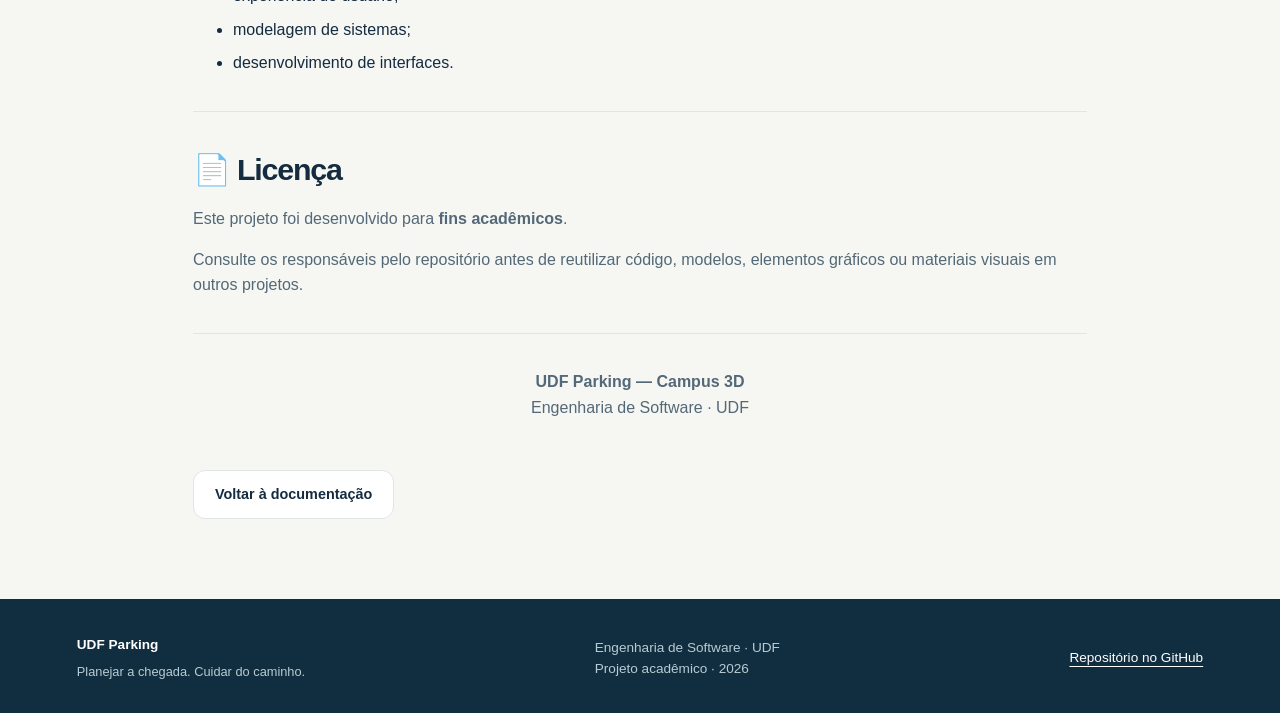
<file: docs/leitura/maquete.html>
<!doctype html><html lang="pt-BR"><head><meta charset="utf-8"><meta name="viewport" content="width=device-width, initial-scale=1"><meta name="theme-color" content="#112e40"><title>Por dentro da maquete · UDF Parking</title><meta name="description" content="Portal do projeto UDF Parking: documentação, diagramas UML, protótipos, apresentação e equipe."><link rel="icon" href="../assets/favicon.svg" type="image/svg+xml"><link rel="stylesheet" href="../assets/style.css"></head><body class="reader"><header><a class="logo" href="../index.html" aria-label="UDF Parking início"><span class="monogram">P<span></span></span><strong>UDF<span>parking</span></strong></a><a class="button secondary" href="../index.html#documentacao">Todos os documentos</a></header><main class="reader-main"><div class="reader-top"><span class="eyebrow">DOCUMENTAÇÃO DO PROJETO</span><p>Registro original do repositório · cópia de 19/11/2026</p><a href="../downloads/ProjetoAPS/Maquete3D/Projeto3D.md" download>Baixar fonte Markdown</a> · <a href="https://github.com/anahonorato/APS/blob/main/ProjetoAPS/Maquete3D/Projeto3D.md">Ver no GitHub</a></div><aside class="notice">Este guia preserva o registro original da maquete. Para obter o código e conferir instruções atuais de execução, consulte <a href="https://github.com/pietroviannadeveloper/Analise_Projeto_Sistemas_UDF">o repositório da aplicação</a>. O repositório APS concentra a documentação.</aside><article class="prose"><h1>🅿️ UDF Parking — Campus 3D</h1>
<p align="center">
  <strong>Protótipo interativo para visualização, planejamento e simulação do estacionamento universitário.</strong>
</p>

<p align="center">
  Engenharia de Software · Análise e Projeto de Sistemas — UDF
</p>

<p align="center">
  <a href="https://udf-parking.vercel.app/">
    <strong>🌐 Acessar o protótipo publicado</strong>
  </a>
  &nbsp;•&nbsp;
  <a href="https://github.com/anahonorato/APS">
    <strong>📂 Repositório</strong>
  </a>
</p>

<hr>
<h2>📌 Sobre o projeto</h2>
<p>O <strong>UDF Parking — Campus 3D</strong> é uma prova de conceito desenvolvida para investigar como uma experiência visual e interativa pode facilitar o planejamento do uso do estacionamento universitário.</p>
<p>A solução combina uma <strong>Recriação fictícia demaquete 3D do campus</strong> com informações simuladas sobre:</p>
<ul>
<li>disponibilidade de vagas;</li>
<li>planos de estacionamento;</li>
<li>custos de utilização;</li>
<li>benefícios noturnos;</li>
<li>segurança no estacionamento.</li>
</ul>
<p>O projeto aplica conceitos de <strong>Análise e Projeto de Sistemas</strong>, desenvolvimento front-end, modelagem 3D e experiência do usuário em uma interface responsiva e interativa.</p>
<blockquote>
<p>[!IMPORTANT]
Este é um <strong>protótipo acadêmico</strong>.
As vagas, preços, percursos e benefícios apresentados são demonstrativos.</p>
<p>O sistema <strong>não realiza reservas, pagamentos, monitoramento por sensores ou consulta de dados reais de ocupação</strong>.</p>
</blockquote>
<hr>
<h2>🎯 Problema</h2>
<p>A incerteza sobre a disponibilidade de vagas pode dificultar o planejamento da ida à universidade.</p>
<p>Para usuários frequentes, o pagamento diário também pode representar um custo elevado ao longo do mês.</p>
<p>Durante o período noturno, além da disponibilidade de vagas, fatores relacionados à <strong>segurança e previsibilidade do deslocamento</strong> também se tornam relevantes.</p>
<hr>
<h2>💡 Proposta de solução</h2>
<p>O protótipo apresenta uma experiência centralizada que permite:</p>
<ul>
<li>🚗 consultar visualmente vagas disponíveis;</li>
<li>💳 comparar planos de estacionamento;</li>
<li>📉 visualizar descontos progressivos;</li>
<li>🌙 consultar benefícios para utilização no período noturno;</li>
<li>👩 visualizar a proposta de isenção noturna para mulheres;</li>
<li>🛡️ acompanhar um percurso ilustrativo de segurança dentro do estacionamento.</li>
</ul>
<hr>
<h2>✨ Funcionalidades</h2>
<h3>🏫 Campus 3D</h3>
<ul>
<li>Maquete tridimensional interativa;</li>
<li>rotação da câmera;</li>
<li>zoom;</li>
<li>passeio automático;</li>
<li>foco por setor;</li>
<li>seleção de vagas diretamente pela cena.</li>
</ul>
<h3>🅿️ Estacionamento</h3>
<ul>
<li><strong>72 vagas demonstrativas</strong>;</li>
<li>divisão entre os setores <strong>A</strong>, <strong>B</strong> e <strong>Visitantes</strong>;</li>
<li>seleção pela maquete 3D;</li>
<li>seleção por grade de vagas;</li>
<li>indicação visual de disponibilidade.</li>
</ul>
<h3>📊 Simulação de ocupação</h3>
<ul>
<li>atualização dinâmica das vagas;</li>
<li>contadores de ocupação;</li>
<li>alteração visual em tempo real;</li>
<li>possibilidade de pausar a simulação.</li>
</ul>
<h3>💰 Comparação de planos</h3>
<p>O usuário pode informar sua frequência estimada de utilização mensal e comparar diferentes opções:</p>
<ul>
<li>plano mensal;</li>
<li>plano bimestral;</li>
<li>plano semestral;</li>
<li>utilização avulsa.</li>
</ul>
<h3>🌙 Modo Dia e Noite</h3>
<p>A interface permite alternar entre diferentes condições de iluminação.</p>
<p>No modo noturno são modificados:</p>
<ul>
<li>iluminação da cena;</li>
<li>materiais;</li>
<li>aparência do campus;</li>
<li>elementos relacionados à proposta de segurança.</li>
</ul>
<h3>🛡️ Segurança</h3>
<p>A aba de segurança apresenta:</p>
<ul>
<li>percurso ilustrativo dentro do estacionamento;</li>
<li>pontos de referência;</li>
<li>benefícios noturnos propostos;</li>
<li>destaque para iniciativas voltadas à segurança dos estudantes.</li>
</ul>
<h3>♿ Acessibilidade e compatibilidade</h3>
<ul>
<li>Layout responsivo;</li>
<li>suporte a diferentes tamanhos de tela;</li>
<li>suporte à preferência <code>prefers-reduced-motion</code>;</li>
<li>renderização alternativa em <strong>Canvas 2D</strong> quando WebGL não estiver disponível.</li>
</ul>
<hr>
<h2>🎮 Como utilizar</h2>
<p>Na página principal:</p>
<ol>
<li>🖱️ Explore o campus utilizando o mouse ou toque;</li>
<li>🅿️ selecione uma vaga na maquete 3D ou na grade;</li>
<li>☀️🌙 alterne entre os modos <strong>Dia</strong> e <strong>Noite</strong>;</li>
<li>🚘 execute a simulação de ocupação;</li>
<li>📅 informe sua frequência mensal de utilização;</li>
<li>💰 compare os planos disponíveis;</li>
<li>🛡️ acesse a área de segurança e benefícios noturnos.</li>
</ol>
<hr>
<h2>🛠️ Tecnologias utilizadas</h2>
<table>
<thead>
<tr>
<th>Tecnologia</th>
<th>Aplicação</th>
</tr>
</thead>
<tbody><tr>
<td><strong>Next.js 16</strong></td>
<td>Estrutura principal da aplicação</td>
</tr>
<tr>
<td><strong>React 19</strong></td>
<td>Construção da interface interativa</td>
</tr>
<tr>
<td><strong>TypeScript</strong></td>
<td>Tipagem e organização da lógica</td>
</tr>
<tr>
<td><strong>Three.js</strong></td>
<td>Construção e renderização da maquete 3D</td>
</tr>
<tr>
<td><strong>WebGL</strong></td>
<td>Renderização gráfica acelerada</td>
</tr>
<tr>
<td><strong>Canvas 2D</strong></td>
<td>Fallback para ambientes sem WebGL</td>
</tr>
<tr>
<td><strong>Tailwind CSS 4</strong></td>
<td>Estilização e layout</td>
</tr>
<tr>
<td><strong>CSS</strong></td>
<td>Estados visuais e ajustes específicos</td>
</tr>
<tr>
<td><strong>shadcn/ui</strong></td>
<td>Componentes e primitivas de interface</td>
</tr>
<tr>
<td><strong>Lucide React</strong></td>
<td>Ícones utilizados na aplicação</td>
</tr>
<tr>
<td><strong>Figma</strong></td>
<td>Prototipação e referência visual</td>
</tr>
<tr>
<td><strong>Vercel</strong></td>
<td>Hospedagem e publicação</td>
</tr>
</tbody></table>
<hr>
<h2>🧊 Construção da maquete 3D</h2>
<p>A maquete foi construída diretamente em código utilizando <strong>Three.js</strong>.</p>
<p>As diferentes partes do campus são representadas através de geometrias tridimensionais, incluindo:</p>
<ul>
<li>prédios;</li>
<li>telhados;</li>
<li>janelas;</li>
<li>vias;</li>
<li>árvores;</li>
<li>postes;</li>
<li>veículos;</li>
<li>vagas de estacionamento.</li>
</ul>
<p>Os objetos da cena são organizados individualmente para permitir interações e atualizações durante a execução da aplicação.</p>
<hr>
<h3>🎥 Câmera e navegação</h3>
<p>A aplicação utiliza uma câmera em perspectiva combinada com <code>OrbitControls</code>.</p>
<p>Isso permite:</p>
<ul>
<li>rotação ao redor da maquete;</li>
<li>aproximação e afastamento;</li>
<li>alteração do ponto de observação;</li>
<li>navegação livre pelo cenário.</li>
</ul>
<hr>
<h3>🎯 Seleção de vagas</h3>
<p>A interação com objetos utiliza <strong>raycasting</strong>.</p>
<p>A posição do cursor é convertida para as coordenadas da cena 3D, permitindo identificar qual objeto foi selecionado pelo usuário.</p>
<p>Esse mecanismo possibilita selecionar diretamente:</p>
<ul>
<li>vagas;</li>
<li>veículos;</li>
<li>elementos interativos da cena.</li>
</ul>
<hr>
<h3>🎞️ Sistema de animação</h3>
<p>O ciclo de renderização utiliza:</p>
<pre><code class="language-javascript">requestAnimationFrame()
</code></pre>
<p>Ele é responsável por atualizar continuamente:</p>
<ul>
<li>câmera;</li>
<li>veículos;</li>
<li>animações;</li>
<li>estados da simulação;</li>
<li>transições visuais.</li>
</ul>
<hr>
<h3>🌙 Iluminação dinâmica</h3>
<p>Os modos <strong>Dia</strong> e <strong>Noite</strong> alteram propriedades da cena, incluindo:</p>
<ul>
<li>intensidade das luzes;</li>
<li>materiais;</li>
<li>cores;</li>
<li>aparência geral do ambiente.</li>
</ul>
<p>No modo noturno, elementos relacionados ao percurso de segurança recebem maior destaque visual.</p>
<hr>
<h3>🖼️ Fallback em Canvas 2D</h3>
<p>Caso o navegador não consiga inicializar o <strong>WebGL</strong>, a aplicação utiliza um renderizador alternativo baseado em <strong>Canvas 2D</strong>.</p>
<p>As geometrias da cena são projetadas em duas dimensões para manter uma representação funcional do estacionamento.</p>
<p>O renderizador:</p>
<ul>
<li>acompanha automaticamente o tamanho do contêiner;</li>
<li>mantém uma representação visual da cena;</li>
<li>libera recursos gráficos durante a desmontagem dos componentes.</li>
</ul>
<hr>
<h2>🗂️ Estrutura principal</h2>
<pre><code class="language-text">Projeto3D/
│
├── app/
│   ├── page.tsx
│   ├── scene.tsx
│   ├── software-renderer.ts
│   └── parking.css
│
├── components/
│   └── ui/
│
├── public/
│
├── package.json
├── tsconfig.json
└── vercel.json
</code></pre>
<h3>Responsabilidade dos principais arquivos</h3>
<table>
<thead>
<tr>
<th>Arquivo / Diretório</th>
<th>Responsabilidade</th>
</tr>
</thead>
<tbody><tr>
<td><code>app/page.tsx</code></td>
<td>Interface principal, vagas, simulação e cálculo dos planos</td>
</tr>
<tr>
<td><code>app/scene.tsx</code></td>
<td>Construção e interação da cena Three.js</td>
</tr>
<tr>
<td><code>app/software-renderer.ts</code></td>
<td>Renderização alternativa em Canvas 2D</td>
</tr>
<tr>
<td><code>app/parking.css</code></td>
<td>Identidade visual, estados e responsividade</td>
</tr>
<tr>
<td><code>components/ui/</code></td>
<td>Componentes reutilizáveis da interface</td>
</tr>
<tr>
<td><code>vercel.json</code></td>
<td>Configuração de publicação na Vercel</td>
</tr>
</tbody></table>
<hr>
<h2>⚙️ Requisitos</h2>
<p>Para executar o projeto localmente:</p>
<ul>
<li><strong>Node.js 22.13</strong> ou superior;</li>
<li><strong>npm</strong>;</li>
<li>navegador moderno;</li>
<li>suporte a WebGL recomendado.</li>
</ul>
<blockquote>
<p>Caso WebGL não esteja disponível, o projeto utiliza automaticamente sua alternativa em Canvas 2D.</p>
</blockquote>
<hr>
<h2>🚀 Executando localmente</h2>
<h3>1. Clone o repositório</h3>
<pre><code class="language-bash">git clone https://github.com/anahonorato/APS.git
</code></pre>
<h3>2. Entre no projeto</h3>
<pre><code class="language-bash">cd APS/Projeto3D
</code></pre>
<h3>3. Instale as dependências</h3>
<pre><code class="language-bash">npm install
</code></pre>
<h3>4. Inicie o ambiente de desenvolvimento</h3>
<pre><code class="language-bash">npm run dev
</code></pre>
<h3>5. Abra no navegador</h3>
<pre><code class="language-text">http://localhost:3000
</code></pre>
<hr>
<h2>📦 Executando a versão de produção</h2>
<p>Gere a build otimizada:</p>
<pre><code class="language-bash">npm run build
</code></pre>
<p>Depois execute:</p>
<pre><code class="language-bash">npm start
</code></pre>
<p>A aplicação estará disponível em:</p>
<pre><code class="language-text">http://localhost:3000
</code></pre>
<hr>
<h2>🔗 Links do projeto</h2>
<table>
<thead>
<tr>
<th>Recurso</th>
<th>Link</th>
</tr>
</thead>
<tbody><tr>
<td>🌐 <strong>Protótipo publicado</strong></td>
<td><a href="https://udf-parking.vercel.app/">udf-parking.vercel.app</a></td>
</tr>
<tr>
<td>💻 <strong>Repositório GitHub</strong></td>
<td><a href="https://github.com/anahonorato/APS">github.com/anahonorato/APS</a></td>
</tr>
<tr>
<td>🎨 <strong>Protótipo no Figma</strong></td>
<td><a href="https://www.figma.com/design/8sZfS0XjwaMhVcZYGXSvJT/UDF-PARKING?node-id=0-1&p=f&t=noq3KyzZw545d4aB-0">Abrir no Figma</a></td>
</tr>
<tr>
<td>🗺️ <strong>Board MoSCoW</strong></td>
<td><a href="https://miro.com/welcomeonboard/[base64]?share_link_id=66753103227">Acessar o Board do projeto no Miro</a></td>
</tr>
</tbody></table>
<hr>
<h2>📚 Escopo e limitações</h2>
<p>O <strong>UDF Parking — Campus 3D</strong> representa uma solução conceitual e não possui integração com a infraestrutura real do estacionamento da UDF.</p>
<p>Os dados exibidos são exclusivamente demonstrativos e não devem ser utilizados para decisões reais relacionadas a:</p>
<ul>
<li>disponibilidade de vagas;</li>
<li>pagamentos;</li>
<li>deslocamento;</li>
<li>segurança;</li>
<li>acesso ao campus.</li>
</ul>
<hr>
<h2>🔮 Possíveis evoluções</h2>
<p>Como continuação do projeto, a solução poderia incorporar:</p>
<ul>
<li>📡 sensores de ocupação em tempo real;</li>
<li>🔌 API de disponibilidade de vagas;</li>
<li>👤 autenticação de usuários;</li>
<li>📲 aplicativo mobile;</li>
<li>🎫 reserva antecipada de vagas;</li>
<li>💳 pagamentos digitais;</li>
<li>🔔 notificações de disponibilidade;</li>
<li>♿ dados oficiais de vagas acessíveis;</li>
<li>🛡️ integração com informações oficiais de segurança do campus;</li>
<li>📊 histórico e análise de ocupação;</li>
<li>🗺️ mapa mais detalhado do campus.</li>
</ul>
<hr>
<h2>🎓 Contexto acadêmico</h2>
<p>Projeto desenvolvido para a disciplina de <strong>Análise e Projeto de Sistemas</strong>, do curso de <strong>Engenharia de Software da UDF</strong>.</p>
<p>O objetivo é aplicar conceitos relacionados a:</p>
<ul>
<li>levantamento de requisitos;</li>
<li>definição de escopo;</li>
<li>prototipação;</li>
<li>priorização de funcionalidades;</li>
<li>experiência do usuário;</li>
<li>modelagem de sistemas;</li>
<li>desenvolvimento de interfaces.</li>
</ul>
<hr>
<h2>📄 Licença</h2>
<p>Este projeto foi desenvolvido para <strong>fins acadêmicos</strong>.</p>
<p>Consulte os responsáveis pelo repositório antes de reutilizar código, modelos, elementos gráficos ou materiais visuais em outros projetos.</p>
<hr>
<p align="center">
  <strong>UDF Parking — Campus 3D</strong><br>
  Engenharia de Software · UDF
</p>
</article><a class="button secondary" href="../index.html#documentacao">Voltar à documentação</a></main><footer><div><b>UDF Parking</b><p>Planejar a chegada. Cuidar do caminho.</p></div><div>Engenharia de Software · UDF<br>Projeto acadêmico · 2026</div><a href="https://github.com/anahonorato/APS">Repositório no GitHub</a></footer></body></html>
</file>
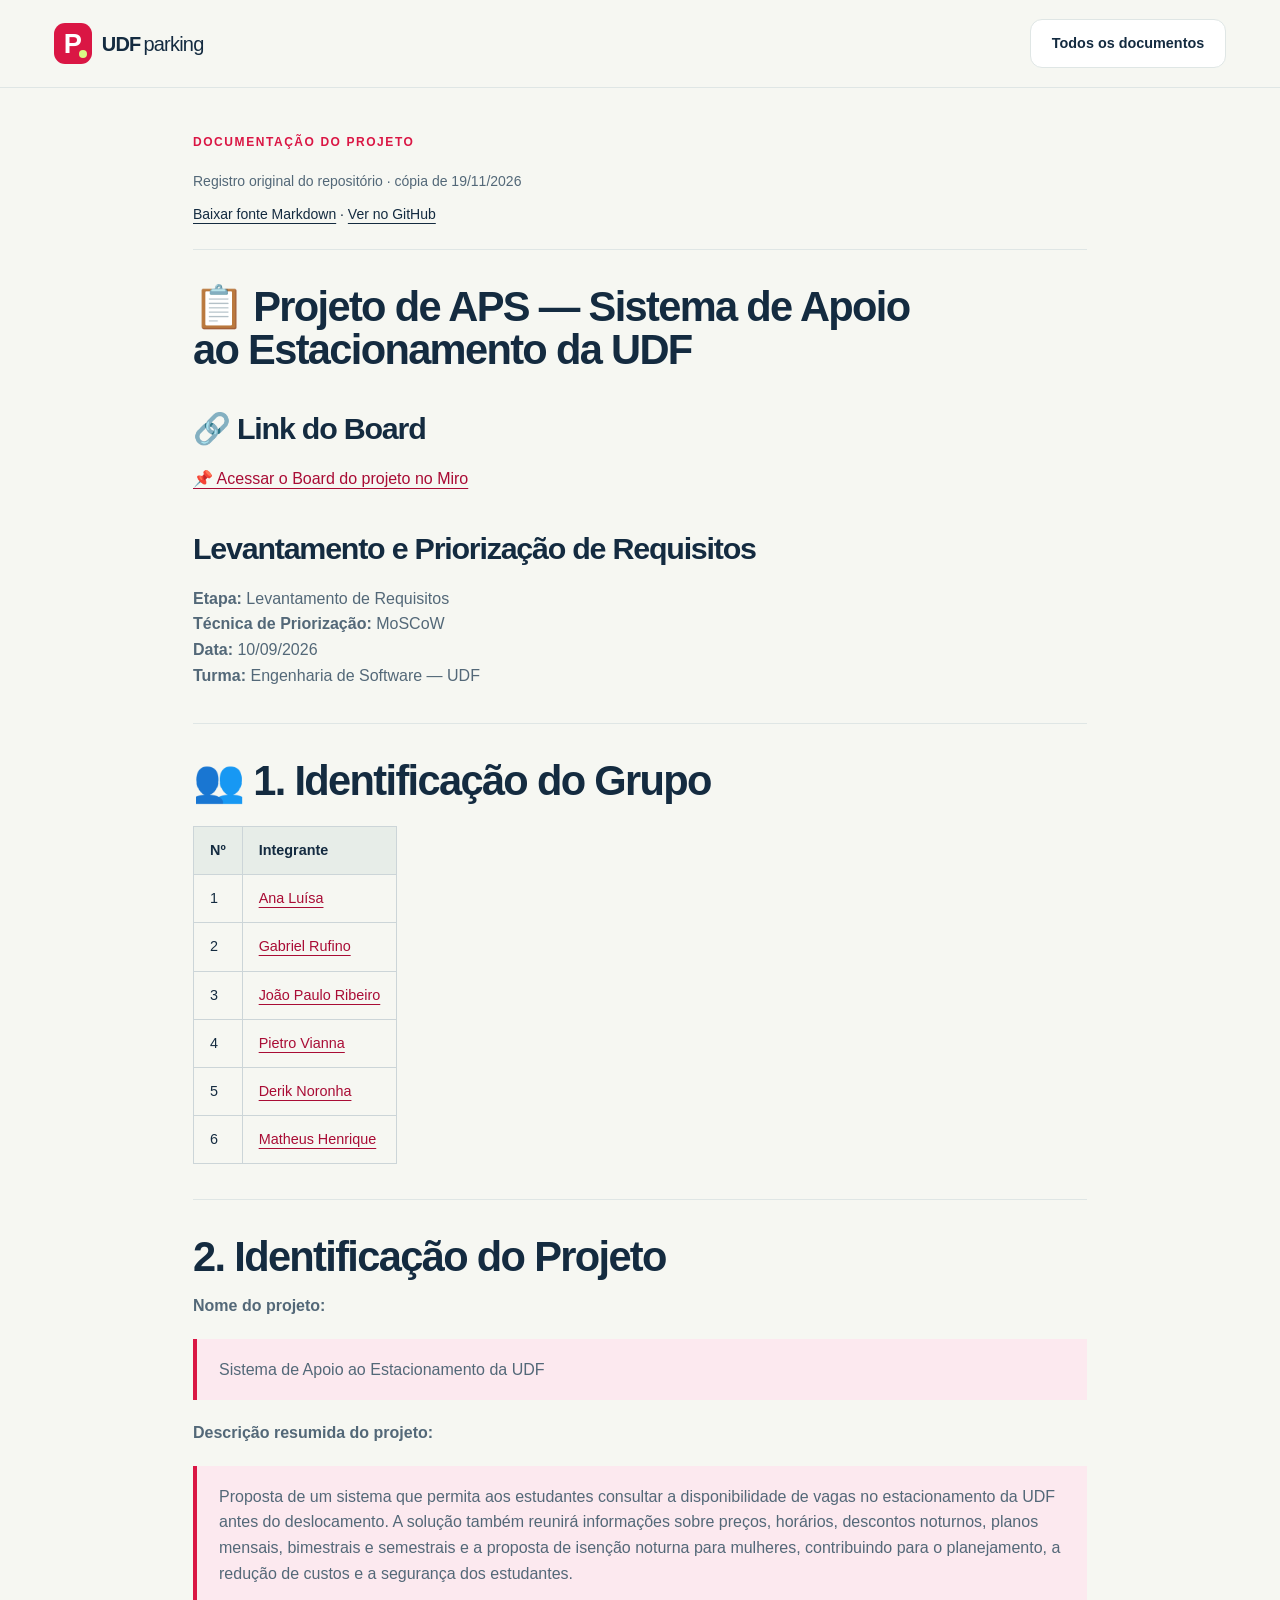
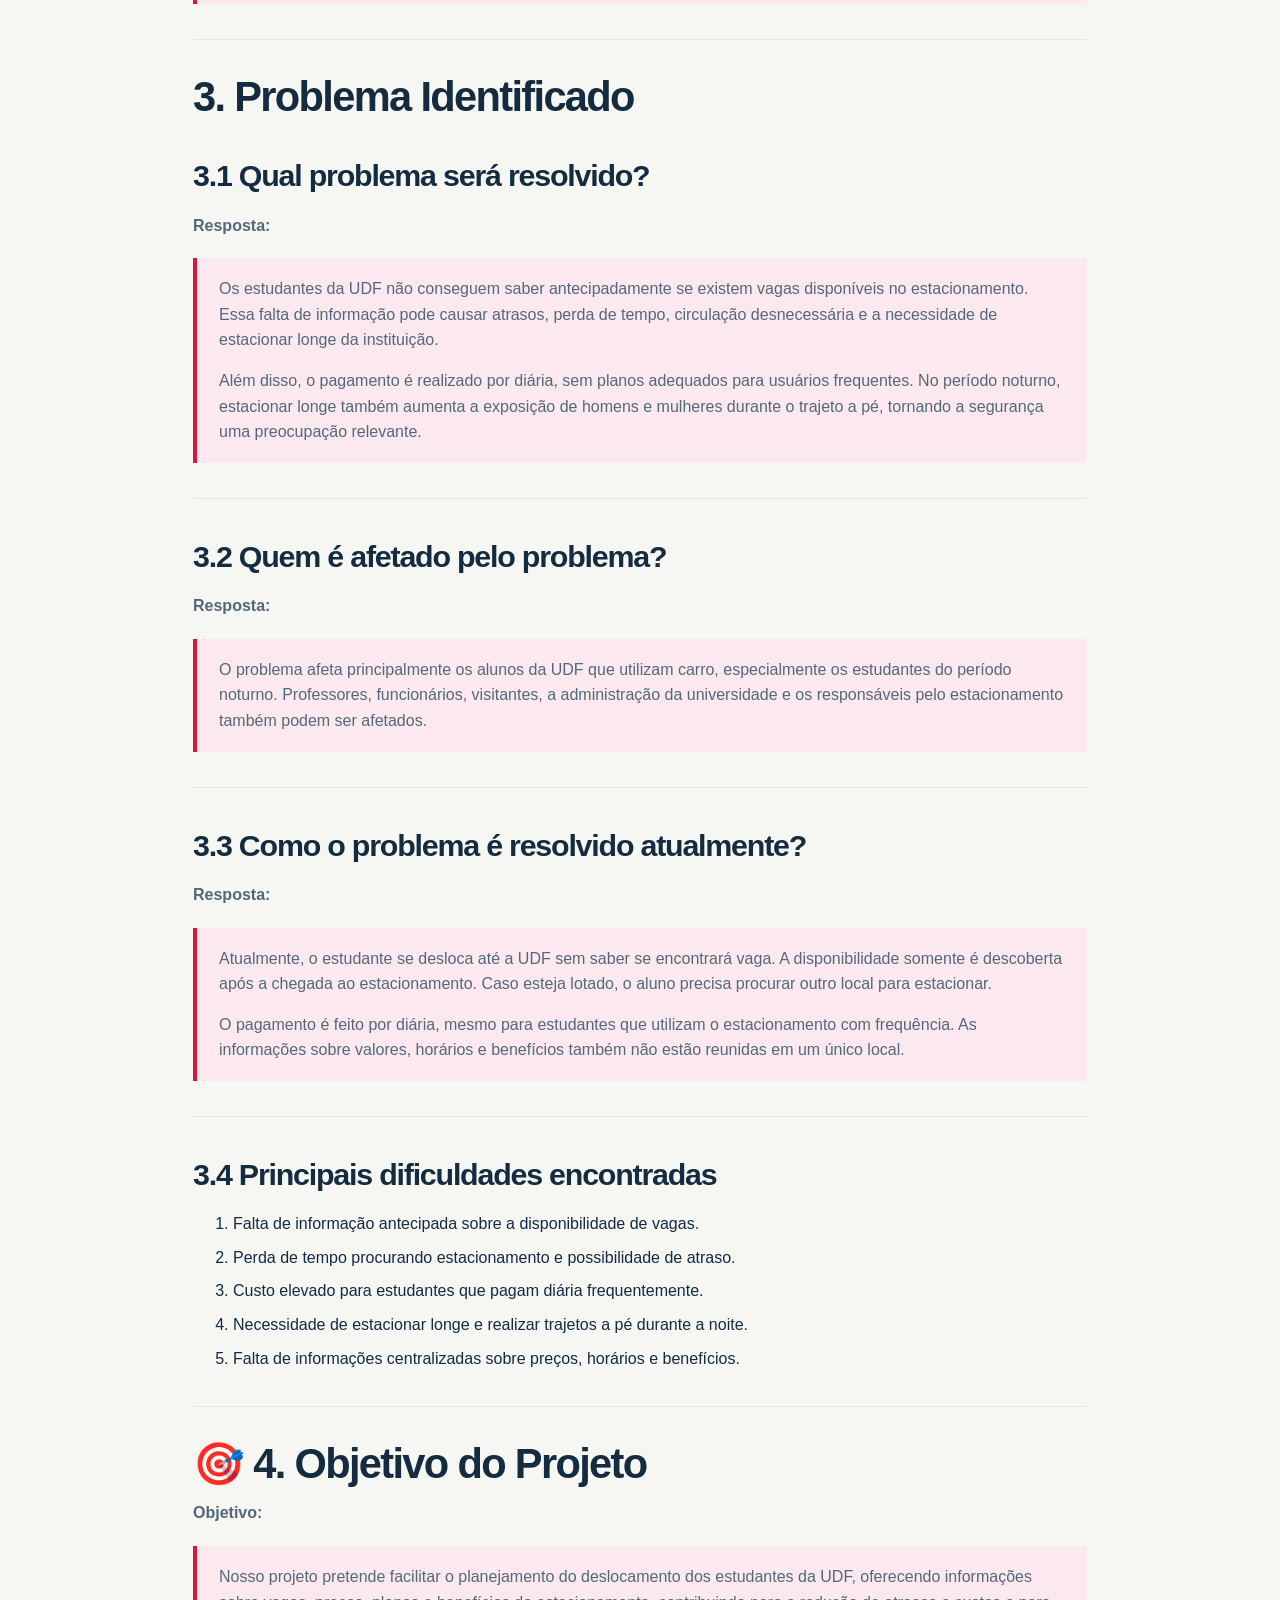
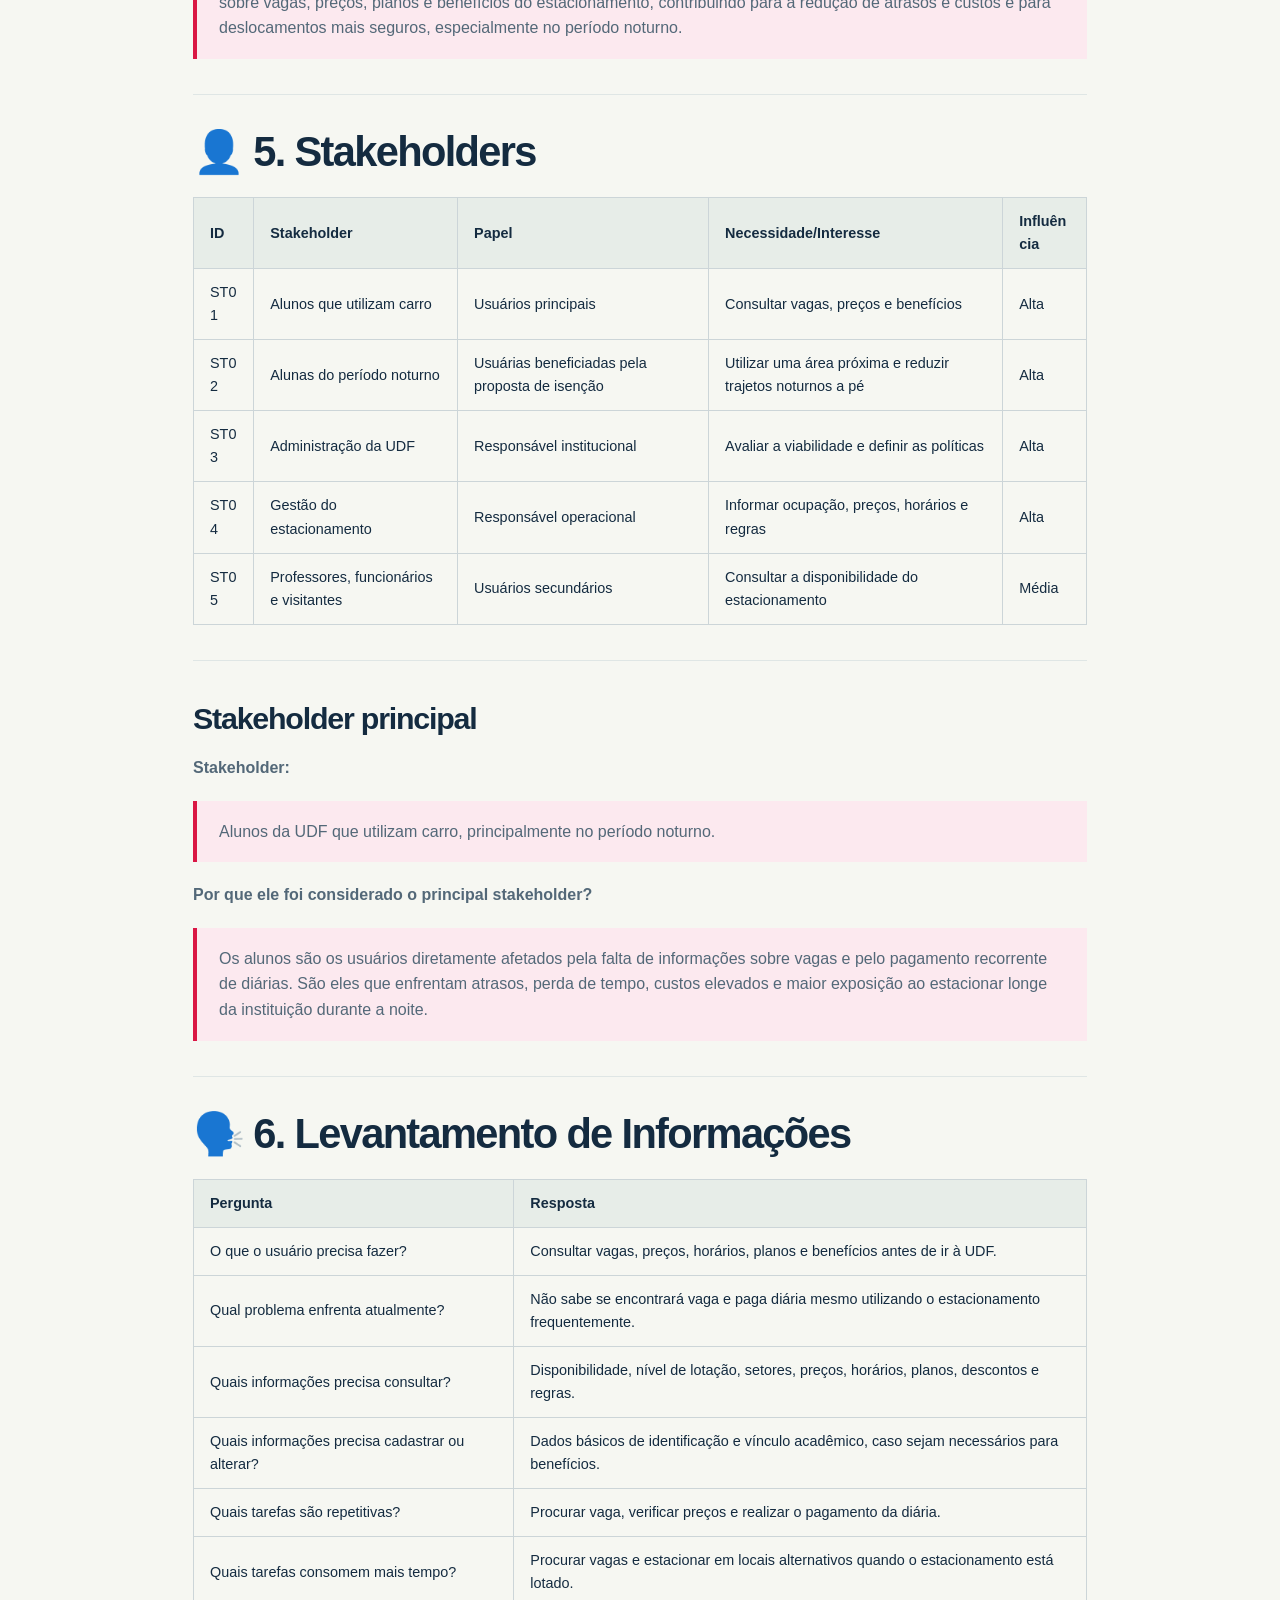
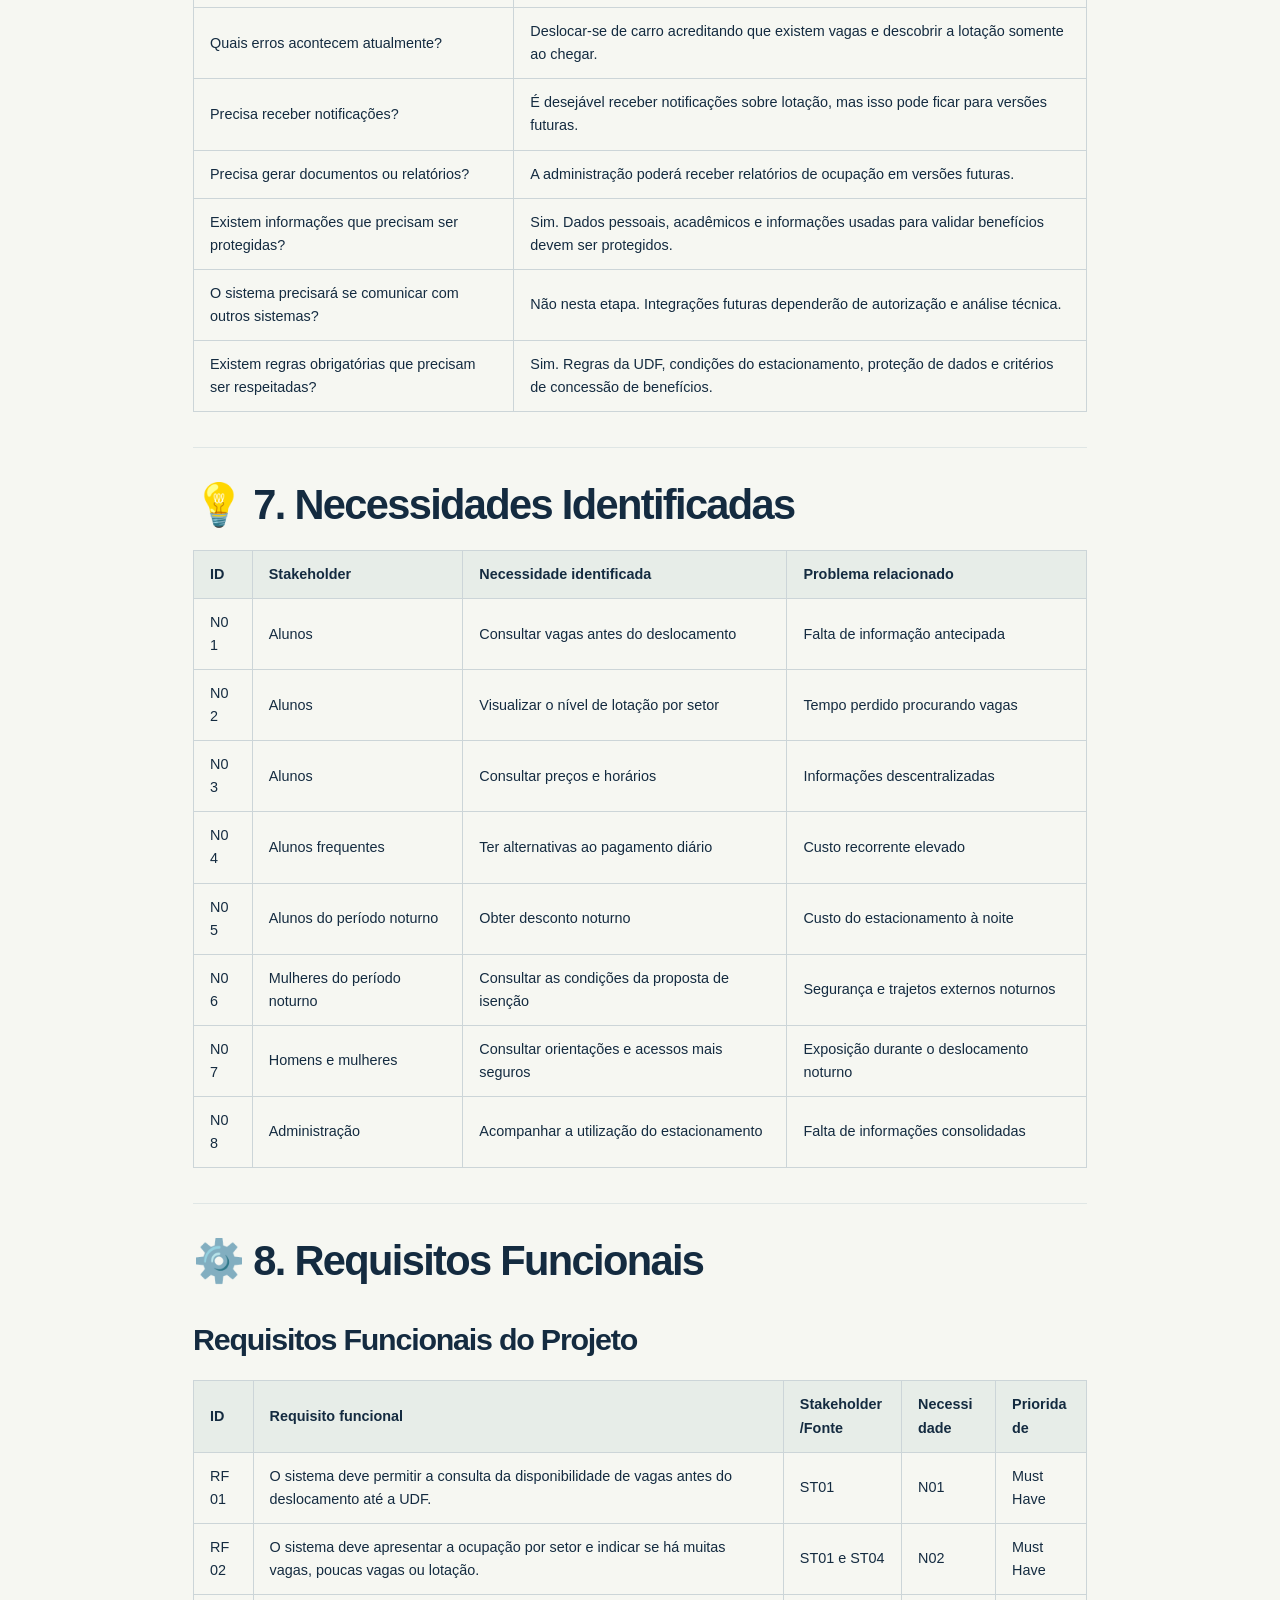
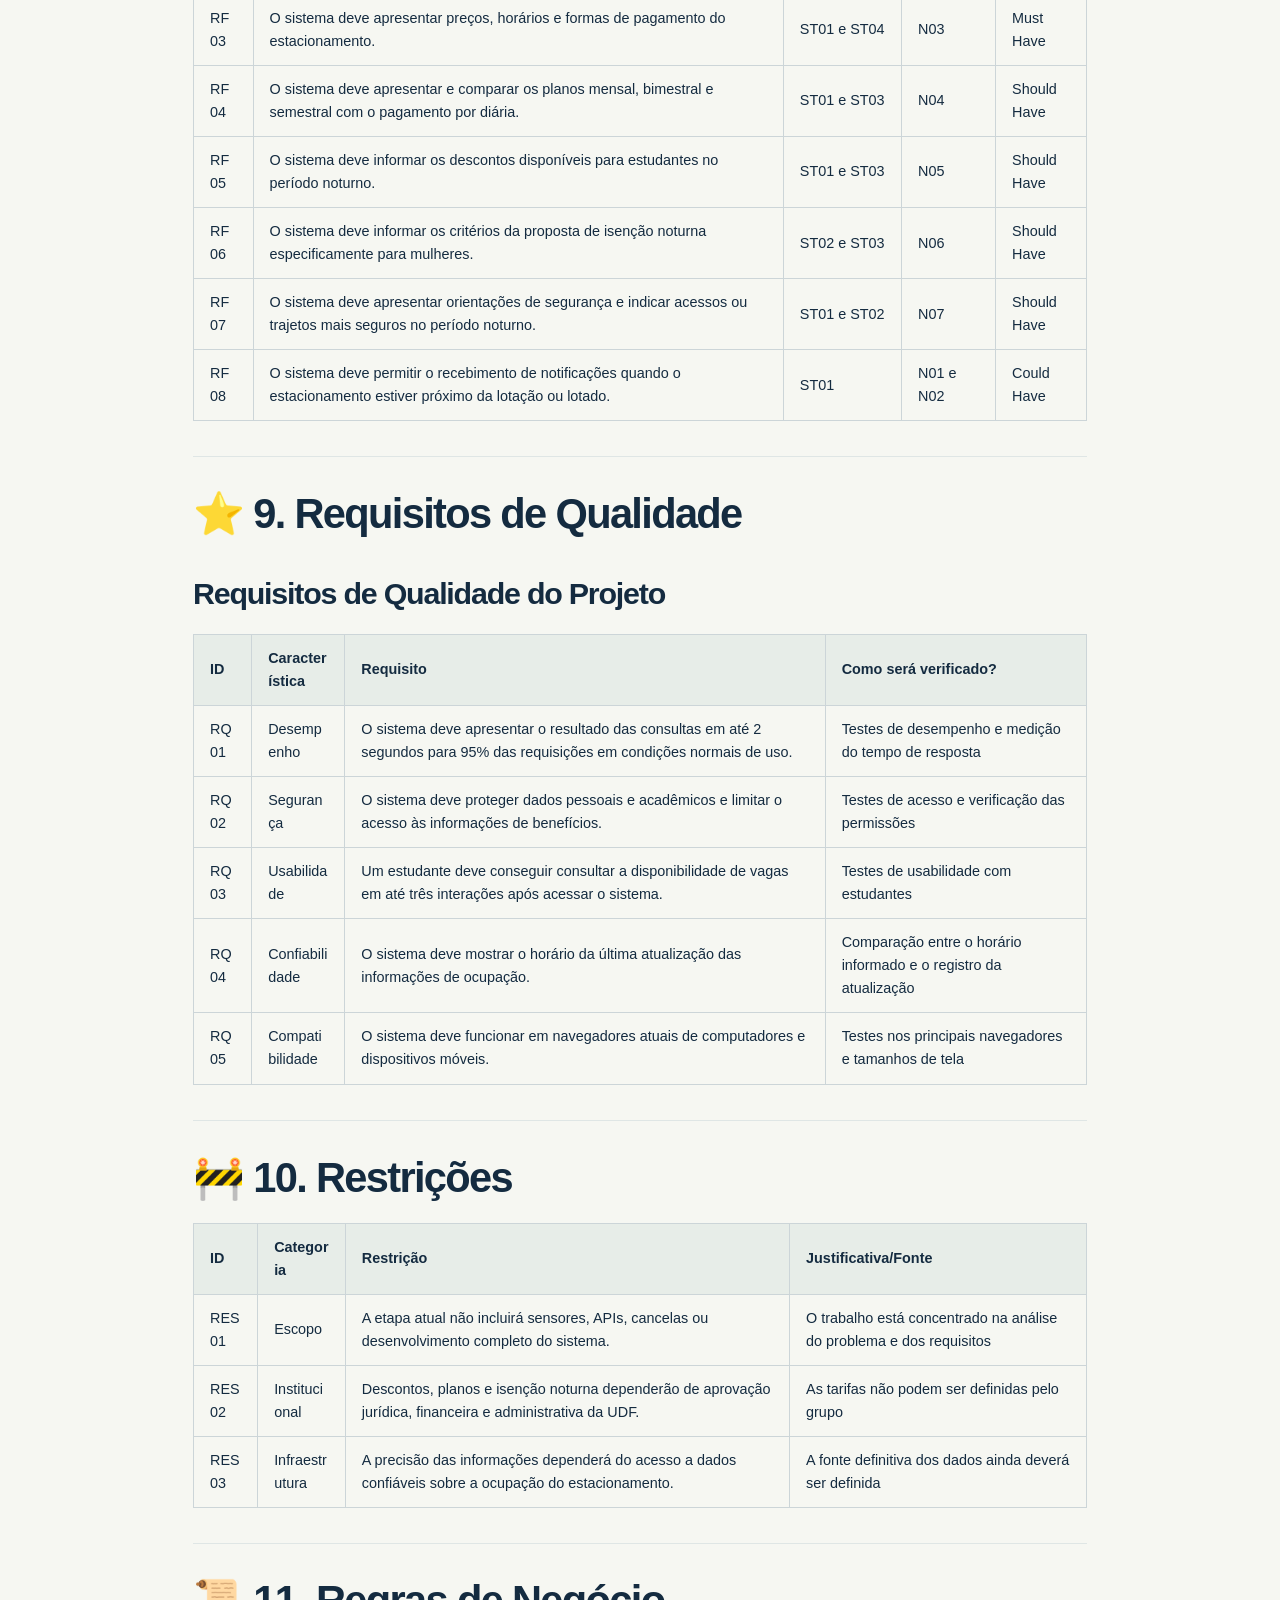
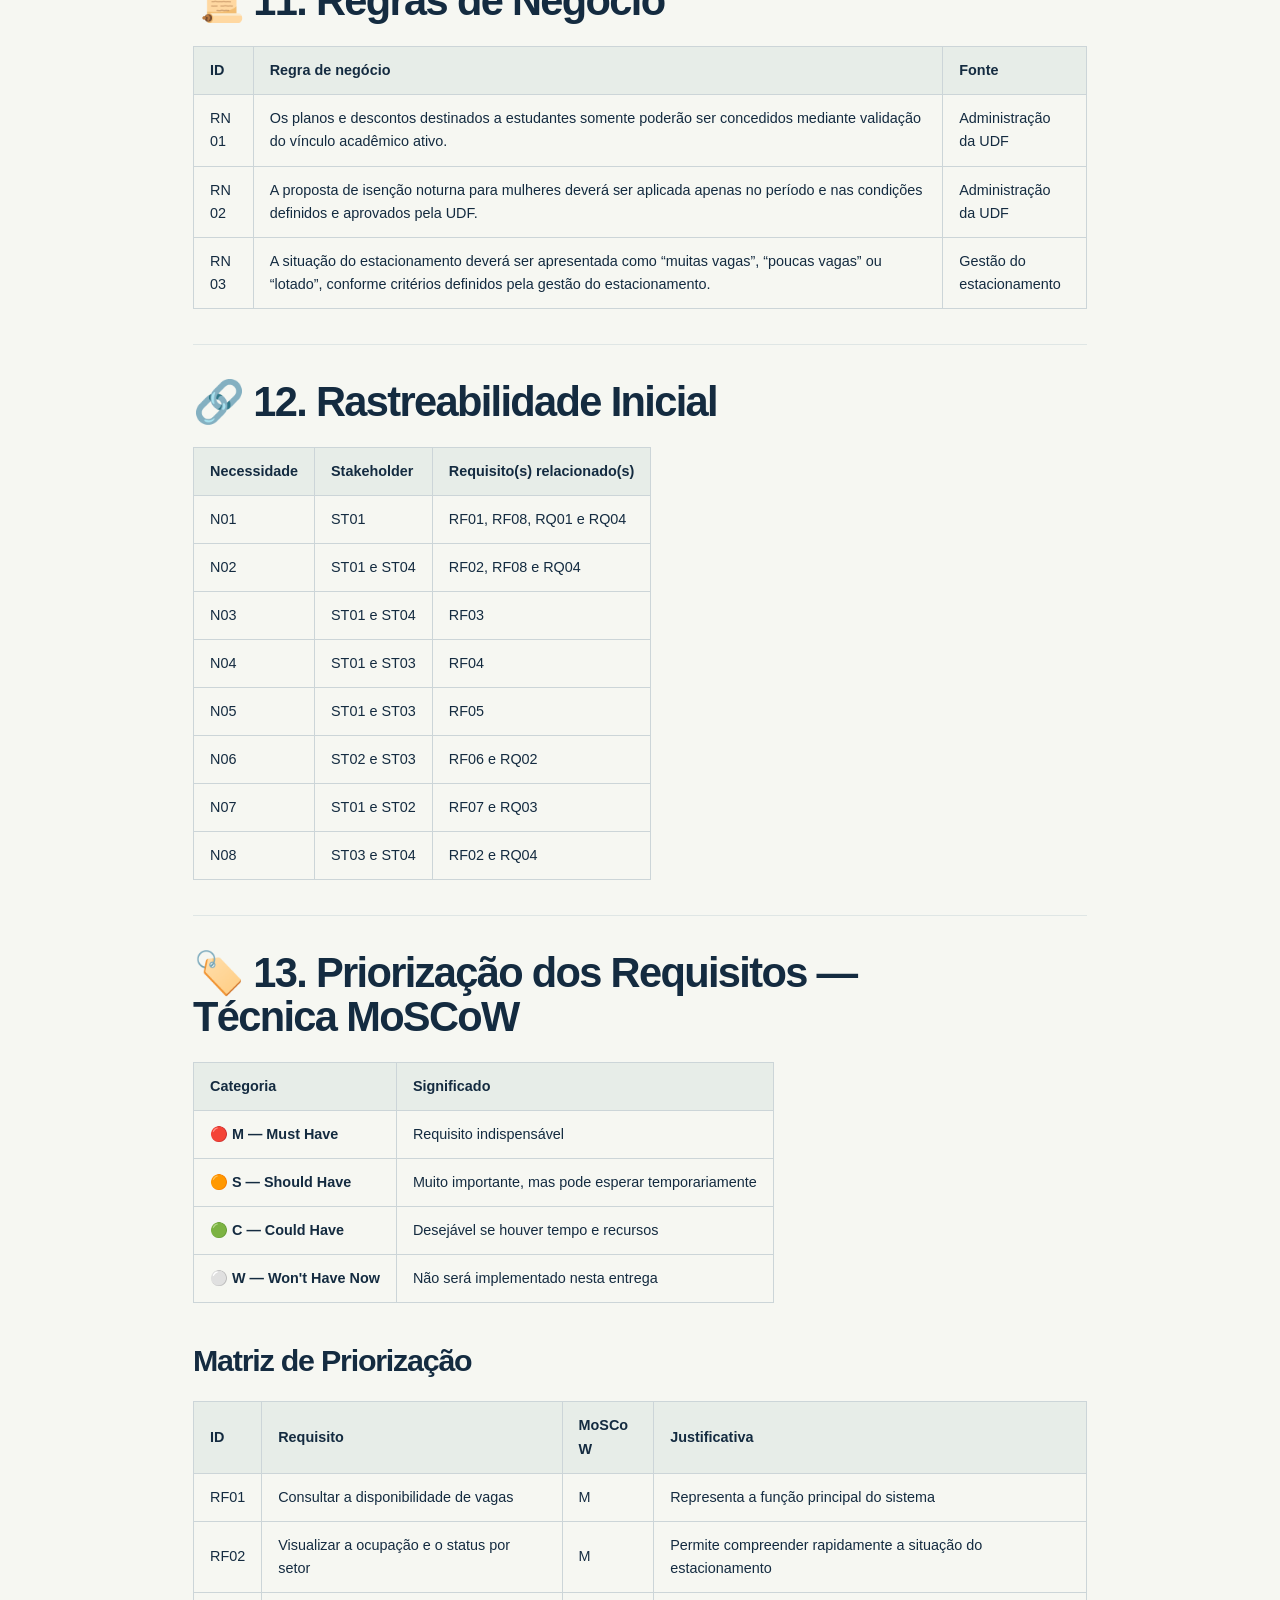
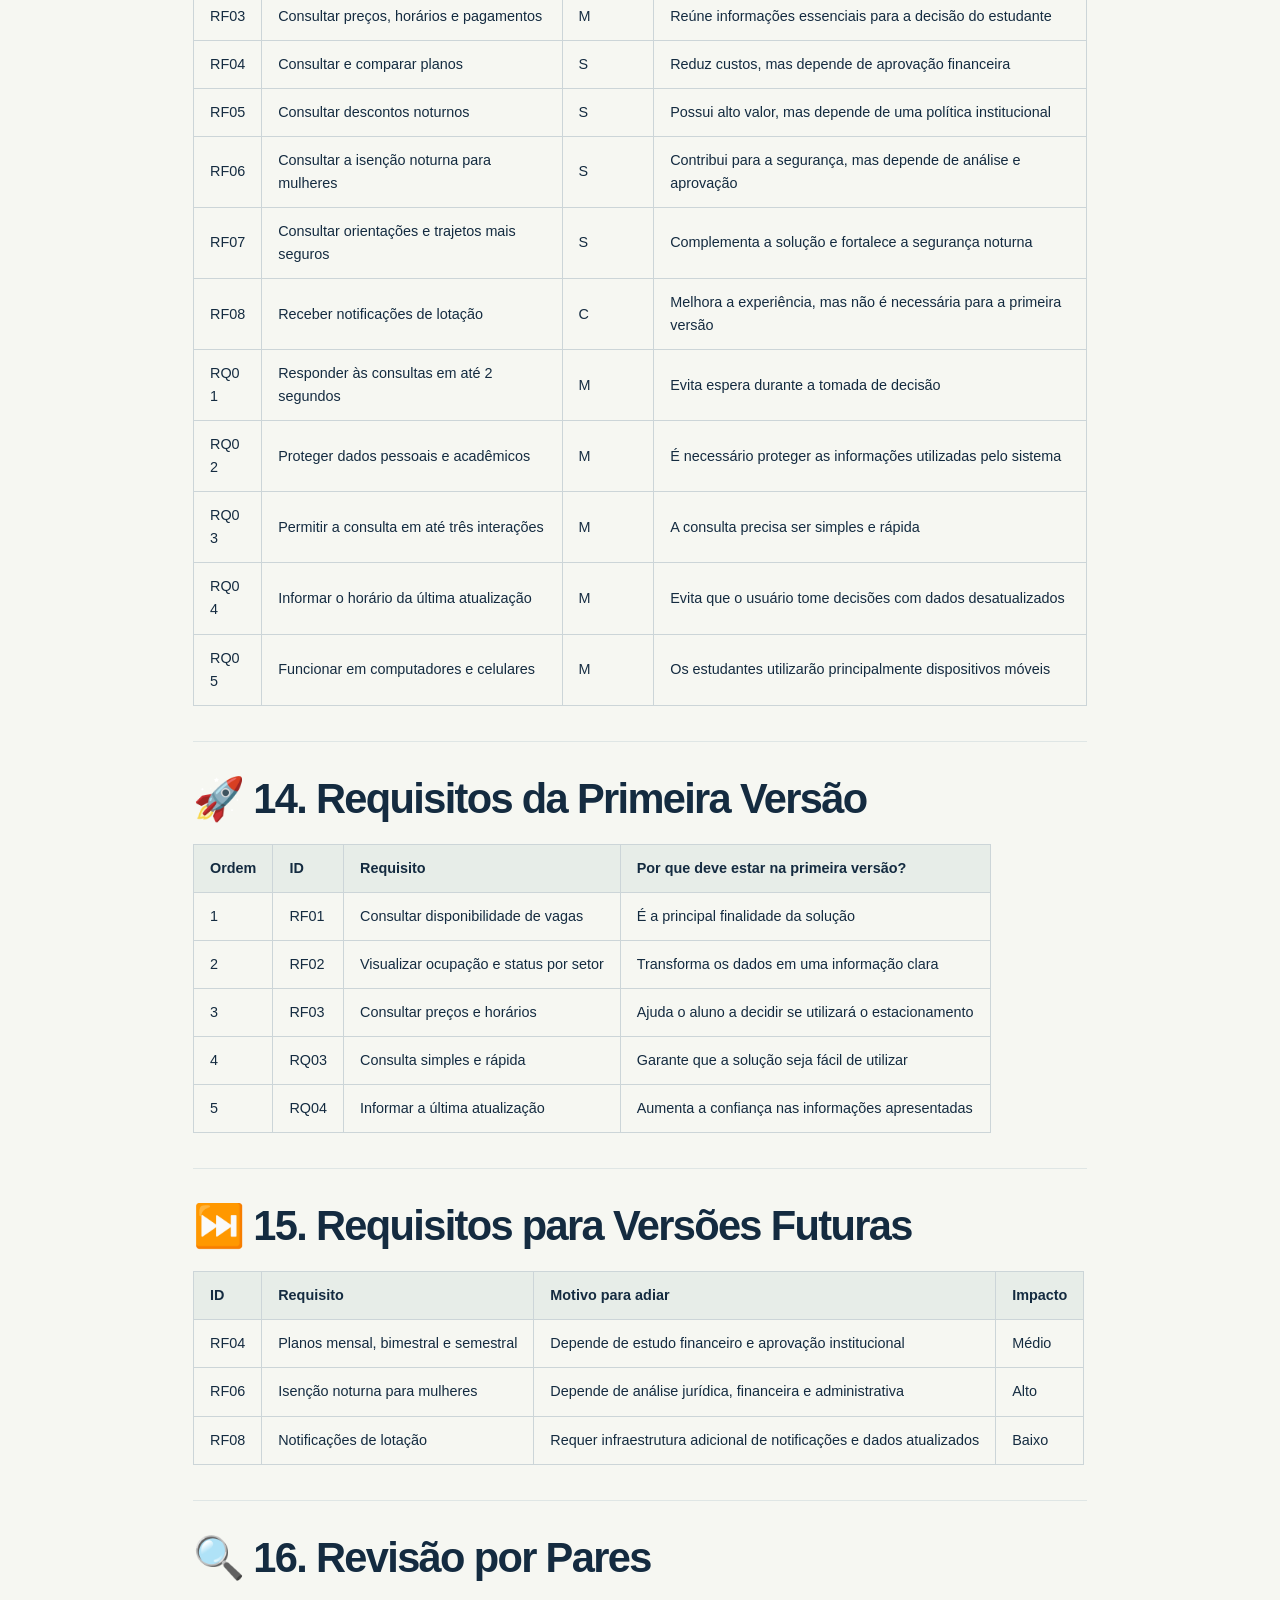
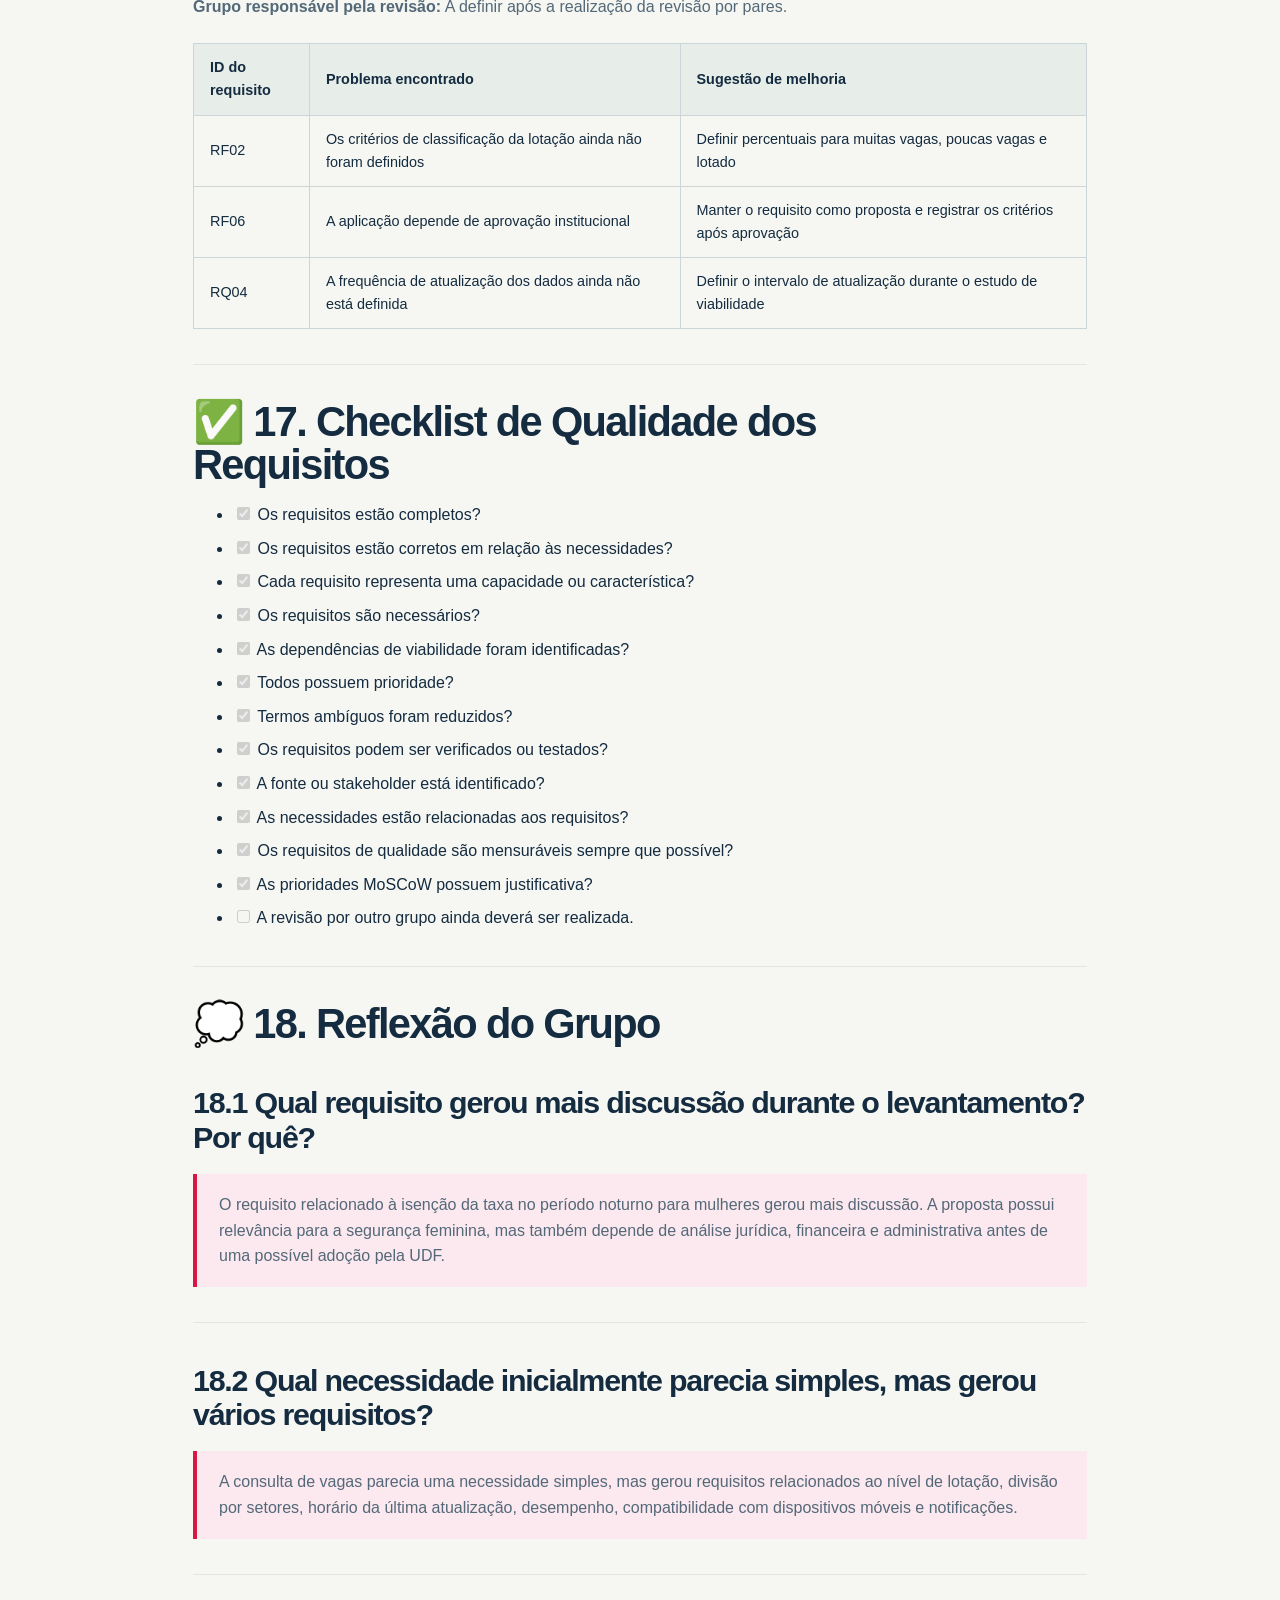
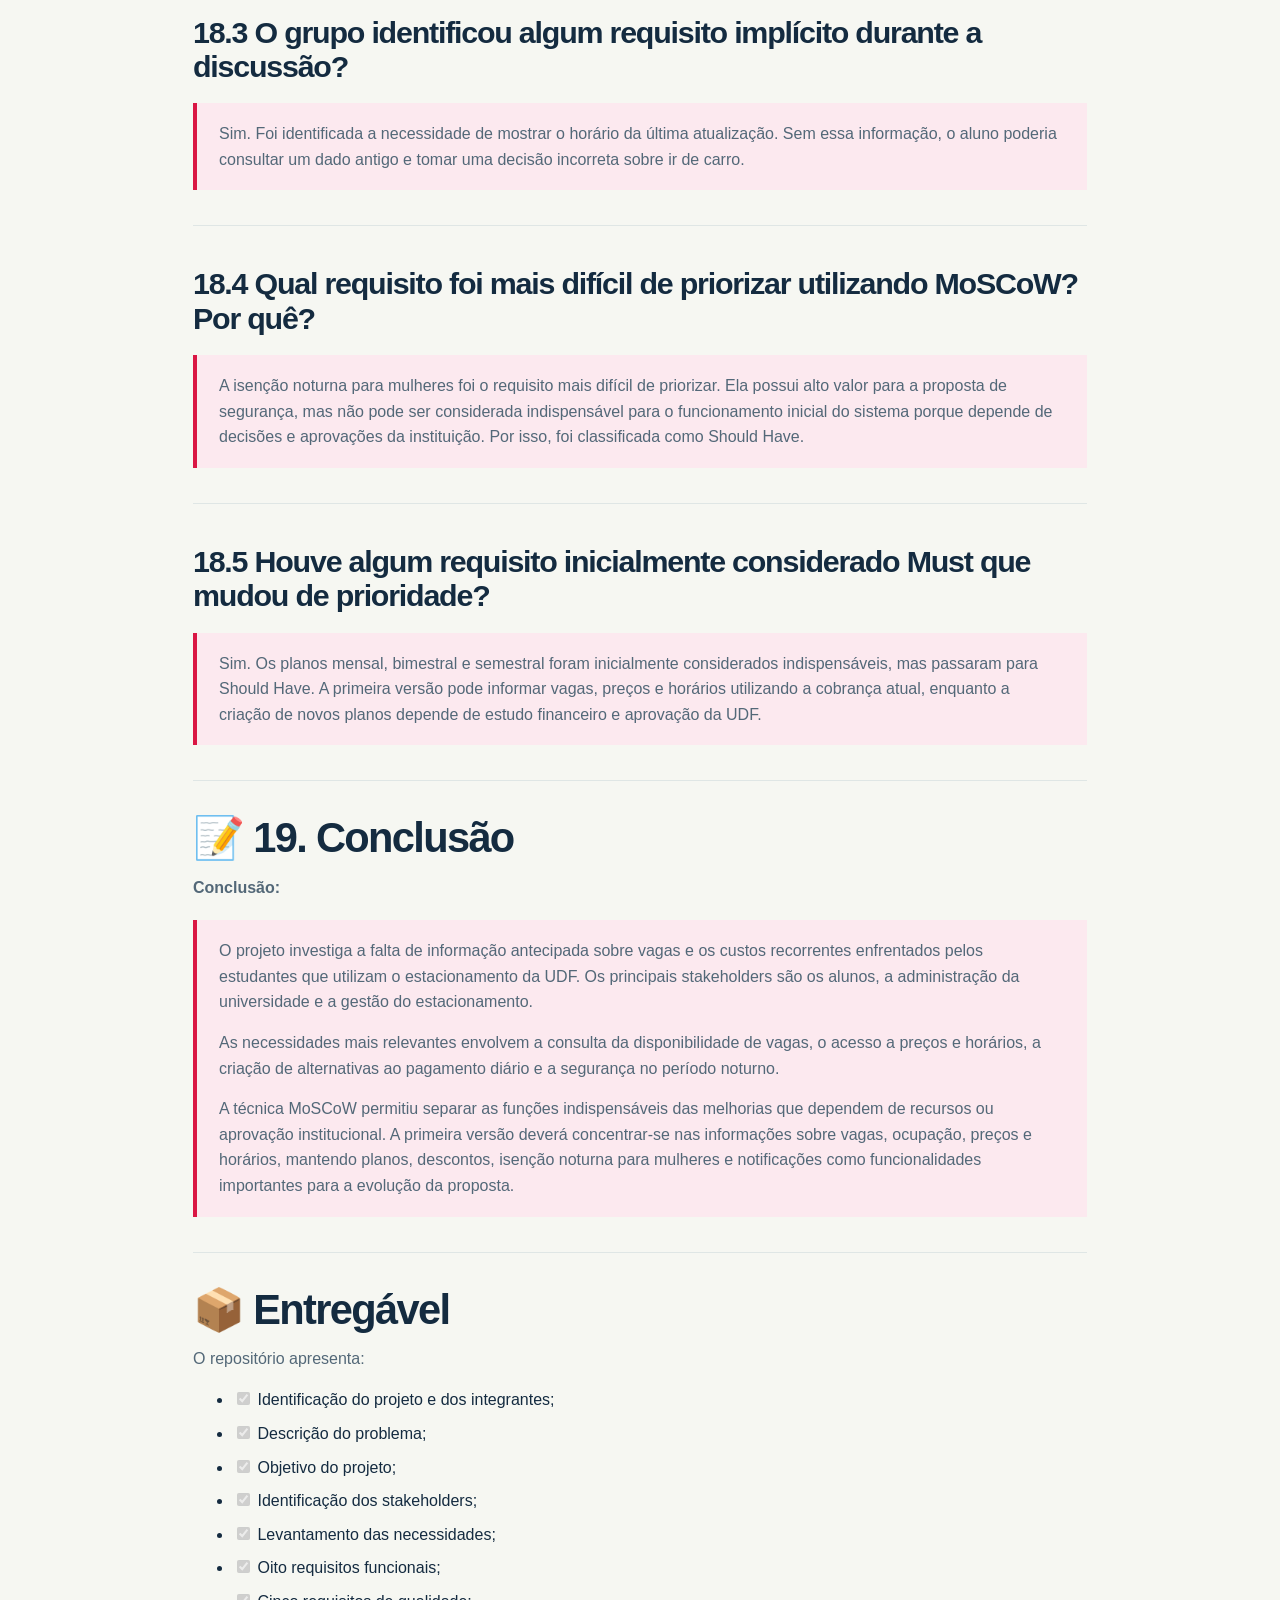
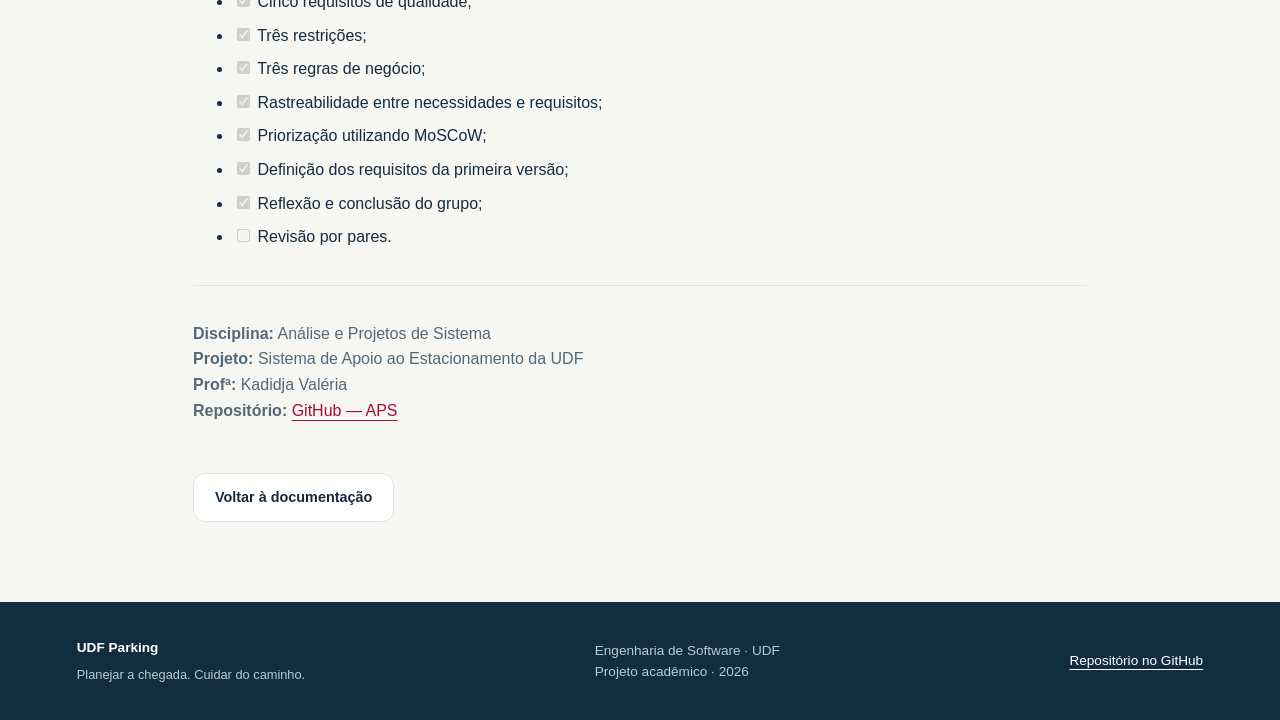
<file: docs/leitura/moscow.html>
<!doctype html><html lang="pt-BR"><head><meta charset="utf-8"><meta name="viewport" content="width=device-width, initial-scale=1"><meta name="theme-color" content="#112e40"><title>Priorização MoSCoW · UDF Parking</title><meta name="description" content="Portal do projeto UDF Parking: documentação, diagramas UML, protótipos, apresentação e equipe."><link rel="icon" href="../assets/favicon.svg" type="image/svg+xml"><link rel="stylesheet" href="../assets/style.css"></head><body class="reader"><header><a class="logo" href="../index.html" aria-label="UDF Parking início"><span class="monogram">P<span></span></span><strong>UDF<span>parking</span></strong></a><a class="button secondary" href="../index.html#documentacao">Todos os documentos</a></header><main class="reader-main"><div class="reader-top"><span class="eyebrow">DOCUMENTAÇÃO DO PROJETO</span><p>Registro original do repositório · cópia de 19/11/2026</p><a href="../downloads/ProjetoAPS/MoSCoW.md" download>Baixar fonte Markdown</a> · <a href="https://github.com/anahonorato/APS/blob/main/ProjetoAPS/MoSCoW.md">Ver no GitHub</a></div><article class="prose"><h1>📋 Projeto de APS — Sistema de Apoio ao Estacionamento da UDF</h1>
<h2>🔗 Link do Board</h2>
<p><a href="https://miro.com/welcomeonboard/[base64]?share_link_id=66753103227">📌 Acessar o Board do projeto no Miro</a></p>
<h2>Levantamento e Priorização de Requisitos</h2>
<p><strong>Etapa:</strong> Levantamento de Requisitos<br><strong>Técnica de Priorização:</strong> MoSCoW<br><strong>Data:</strong> 10/09/2026<br><strong>Turma:</strong> Engenharia de Software — UDF</p>
<hr>
<h1>👥 1. Identificação do Grupo</h1>
<table>
<thead>
<tr>
<th align="right">Nº</th>
<th>Integrante</th>
</tr>
</thead>
<tbody><tr>
<td align="right">1</td>
<td><a href="https://github.com/anahonorato">Ana Luísa</a></td>
</tr>
<tr>
<td align="right">2</td>
<td><a href="https://github.com/RufinoX12">Gabriel Rufino</a></td>
</tr>
<tr>
<td align="right">3</td>
<td><a href="https://github.com/jhonwayne07">João Paulo Ribeiro</a></td>
</tr>
<tr>
<td align="right">4</td>
<td><a href="https://github.com/pietroviannadeveloper">Pietro Vianna</a></td>
</tr>
<tr>
<td align="right">5</td>
<td><a href="https://github.com/Derikcrash">Derik Noronha</a></td>
</tr>
<tr>
<td align="right">6</td>
<td><a href="https://github.com/mhenriqueazevedo-create">Matheus Henrique</a></td>
</tr>
</tbody></table>
<hr>
<h1>2. Identificação do Projeto</h1>
<p><strong>Nome do projeto:</strong></p>
<blockquote>
<p>Sistema de Apoio ao Estacionamento da UDF</p>
</blockquote>
<p><strong>Descrição resumida do projeto:</strong></p>
<blockquote>
<p>Proposta de um sistema que permita aos estudantes consultar a disponibilidade de vagas no estacionamento da UDF antes do deslocamento. A solução também reunirá informações sobre preços, horários, descontos noturnos, planos mensais, bimestrais e semestrais e a proposta de isenção noturna para mulheres, contribuindo para o planejamento, a redução de custos e a segurança dos estudantes.</p>
</blockquote>
<hr>
<h1>3. Problema Identificado</h1>
<h2>3.1 Qual problema será resolvido?</h2>
<p><strong>Resposta:</strong></p>
<blockquote>
<p>Os estudantes da UDF não conseguem saber antecipadamente se existem vagas disponíveis no estacionamento. Essa falta de informação pode causar atrasos, perda de tempo, circulação desnecessária e a necessidade de estacionar longe da instituição.</p>
<p>Além disso, o pagamento é realizado por diária, sem planos adequados para usuários frequentes. No período noturno, estacionar longe também aumenta a exposição de homens e mulheres durante o trajeto a pé, tornando a segurança uma preocupação relevante.</p>
</blockquote>
<hr>
<h2>3.2 Quem é afetado pelo problema?</h2>
<p><strong>Resposta:</strong></p>
<blockquote>
<p>O problema afeta principalmente os alunos da UDF que utilizam carro, especialmente os estudantes do período noturno. Professores, funcionários, visitantes, a administração da universidade e os responsáveis pelo estacionamento também podem ser afetados.</p>
</blockquote>
<hr>
<h2>3.3 Como o problema é resolvido atualmente?</h2>
<p><strong>Resposta:</strong></p>
<blockquote>
<p>Atualmente, o estudante se desloca até a UDF sem saber se encontrará vaga. A disponibilidade somente é descoberta após a chegada ao estacionamento. Caso esteja lotado, o aluno precisa procurar outro local para estacionar.</p>
<p>O pagamento é feito por diária, mesmo para estudantes que utilizam o estacionamento com frequência. As informações sobre valores, horários e benefícios também não estão reunidas em um único local.</p>
</blockquote>
<hr>
<h2>3.4 Principais dificuldades encontradas</h2>
<ol>
<li>Falta de informação antecipada sobre a disponibilidade de vagas.</li>
<li>Perda de tempo procurando estacionamento e possibilidade de atraso.</li>
<li>Custo elevado para estudantes que pagam diária frequentemente.</li>
<li>Necessidade de estacionar longe e realizar trajetos a pé durante a noite.</li>
<li>Falta de informações centralizadas sobre preços, horários e benefícios.</li>
</ol>
<hr>
<h1>🎯 4. Objetivo do Projeto</h1>
<p><strong>Objetivo:</strong></p>
<blockquote>
<p>Nosso projeto pretende facilitar o planejamento do deslocamento dos estudantes da UDF, oferecendo informações sobre vagas, preços, planos e benefícios do estacionamento, contribuindo para a redução de atrasos e custos e para deslocamentos mais seguros, especialmente no período noturno.</p>
</blockquote>
<hr>
<h1>👤 5. Stakeholders</h1>
<table>
<thead>
<tr>
<th>ID</th>
<th>Stakeholder</th>
<th>Papel</th>
<th>Necessidade/Interesse</th>
<th>Influência</th>
</tr>
</thead>
<tbody><tr>
<td>ST01</td>
<td>Alunos que utilizam carro</td>
<td>Usuários principais</td>
<td>Consultar vagas, preços e benefícios</td>
<td>Alta</td>
</tr>
<tr>
<td>ST02</td>
<td>Alunas do período noturno</td>
<td>Usuárias beneficiadas pela proposta de isenção</td>
<td>Utilizar uma área próxima e reduzir trajetos noturnos a pé</td>
<td>Alta</td>
</tr>
<tr>
<td>ST03</td>
<td>Administração da UDF</td>
<td>Responsável institucional</td>
<td>Avaliar a viabilidade e definir as políticas</td>
<td>Alta</td>
</tr>
<tr>
<td>ST04</td>
<td>Gestão do estacionamento</td>
<td>Responsável operacional</td>
<td>Informar ocupação, preços, horários e regras</td>
<td>Alta</td>
</tr>
<tr>
<td>ST05</td>
<td>Professores, funcionários e visitantes</td>
<td>Usuários secundários</td>
<td>Consultar a disponibilidade do estacionamento</td>
<td>Média</td>
</tr>
</tbody></table>
<hr>
<h2>Stakeholder principal</h2>
<p><strong>Stakeholder:</strong></p>
<blockquote>
<p>Alunos da UDF que utilizam carro, principalmente no período noturno.</p>
</blockquote>
<p><strong>Por que ele foi considerado o principal stakeholder?</strong></p>
<blockquote>
<p>Os alunos são os usuários diretamente afetados pela falta de informações sobre vagas e pelo pagamento recorrente de diárias. São eles que enfrentam atrasos, perda de tempo, custos elevados e maior exposição ao estacionar longe da instituição durante a noite.</p>
</blockquote>
<hr>
<h1>🗣️ 6. Levantamento de Informações</h1>
<table>
<thead>
<tr>
<th>Pergunta</th>
<th>Resposta</th>
</tr>
</thead>
<tbody><tr>
<td>O que o usuário precisa fazer?</td>
<td>Consultar vagas, preços, horários, planos e benefícios antes de ir à UDF.</td>
</tr>
<tr>
<td>Qual problema enfrenta atualmente?</td>
<td>Não sabe se encontrará vaga e paga diária mesmo utilizando o estacionamento frequentemente.</td>
</tr>
<tr>
<td>Quais informações precisa consultar?</td>
<td>Disponibilidade, nível de lotação, setores, preços, horários, planos, descontos e regras.</td>
</tr>
<tr>
<td>Quais informações precisa cadastrar ou alterar?</td>
<td>Dados básicos de identificação e vínculo acadêmico, caso sejam necessários para benefícios.</td>
</tr>
<tr>
<td>Quais tarefas são repetitivas?</td>
<td>Procurar vaga, verificar preços e realizar o pagamento da diária.</td>
</tr>
<tr>
<td>Quais tarefas consomem mais tempo?</td>
<td>Procurar vagas e estacionar em locais alternativos quando o estacionamento está lotado.</td>
</tr>
<tr>
<td>Quais erros acontecem atualmente?</td>
<td>Deslocar-se de carro acreditando que existem vagas e descobrir a lotação somente ao chegar.</td>
</tr>
<tr>
<td>Precisa receber notificações?</td>
<td>É desejável receber notificações sobre lotação, mas isso pode ficar para versões futuras.</td>
</tr>
<tr>
<td>Precisa gerar documentos ou relatórios?</td>
<td>A administração poderá receber relatórios de ocupação em versões futuras.</td>
</tr>
<tr>
<td>Existem informações que precisam ser protegidas?</td>
<td>Sim. Dados pessoais, acadêmicos e informações usadas para validar benefícios devem ser protegidos.</td>
</tr>
<tr>
<td>O sistema precisará se comunicar com outros sistemas?</td>
<td>Não nesta etapa. Integrações futuras dependerão de autorização e análise técnica.</td>
</tr>
<tr>
<td>Existem regras obrigatórias que precisam ser respeitadas?</td>
<td>Sim. Regras da UDF, condições do estacionamento, proteção de dados e critérios de concessão de benefícios.</td>
</tr>
</tbody></table>
<hr>
<h1>💡 7. Necessidades Identificadas</h1>
<table>
<thead>
<tr>
<th>ID</th>
<th>Stakeholder</th>
<th>Necessidade identificada</th>
<th>Problema relacionado</th>
</tr>
</thead>
<tbody><tr>
<td>N01</td>
<td>Alunos</td>
<td>Consultar vagas antes do deslocamento</td>
<td>Falta de informação antecipada</td>
</tr>
<tr>
<td>N02</td>
<td>Alunos</td>
<td>Visualizar o nível de lotação por setor</td>
<td>Tempo perdido procurando vagas</td>
</tr>
<tr>
<td>N03</td>
<td>Alunos</td>
<td>Consultar preços e horários</td>
<td>Informações descentralizadas</td>
</tr>
<tr>
<td>N04</td>
<td>Alunos frequentes</td>
<td>Ter alternativas ao pagamento diário</td>
<td>Custo recorrente elevado</td>
</tr>
<tr>
<td>N05</td>
<td>Alunos do período noturno</td>
<td>Obter desconto noturno</td>
<td>Custo do estacionamento à noite</td>
</tr>
<tr>
<td>N06</td>
<td>Mulheres do período noturno</td>
<td>Consultar as condições da proposta de isenção</td>
<td>Segurança e trajetos externos noturnos</td>
</tr>
<tr>
<td>N07</td>
<td>Homens e mulheres</td>
<td>Consultar orientações e acessos mais seguros</td>
<td>Exposição durante o deslocamento noturno</td>
</tr>
<tr>
<td>N08</td>
<td>Administração</td>
<td>Acompanhar a utilização do estacionamento</td>
<td>Falta de informações consolidadas</td>
</tr>
</tbody></table>
<hr>
<h1>⚙️ 8. Requisitos Funcionais</h1>
<h2>Requisitos Funcionais do Projeto</h2>
<table>
<thead>
<tr>
<th>ID</th>
<th>Requisito funcional</th>
<th>Stakeholder/Fonte</th>
<th>Necessidade</th>
<th>Prioridade</th>
</tr>
</thead>
<tbody><tr>
<td>RF01</td>
<td>O sistema deve permitir a consulta da disponibilidade de vagas antes do deslocamento até a UDF.</td>
<td>ST01</td>
<td>N01</td>
<td>Must Have</td>
</tr>
<tr>
<td>RF02</td>
<td>O sistema deve apresentar a ocupação por setor e indicar se há muitas vagas, poucas vagas ou lotação.</td>
<td>ST01 e ST04</td>
<td>N02</td>
<td>Must Have</td>
</tr>
<tr>
<td>RF03</td>
<td>O sistema deve apresentar preços, horários e formas de pagamento do estacionamento.</td>
<td>ST01 e ST04</td>
<td>N03</td>
<td>Must Have</td>
</tr>
<tr>
<td>RF04</td>
<td>O sistema deve apresentar e comparar os planos mensal, bimestral e semestral com o pagamento por diária.</td>
<td>ST01 e ST03</td>
<td>N04</td>
<td>Should Have</td>
</tr>
<tr>
<td>RF05</td>
<td>O sistema deve informar os descontos disponíveis para estudantes no período noturno.</td>
<td>ST01 e ST03</td>
<td>N05</td>
<td>Should Have</td>
</tr>
<tr>
<td>RF06</td>
<td>O sistema deve informar os critérios da proposta de isenção noturna especificamente para mulheres.</td>
<td>ST02 e ST03</td>
<td>N06</td>
<td>Should Have</td>
</tr>
<tr>
<td>RF07</td>
<td>O sistema deve apresentar orientações de segurança e indicar acessos ou trajetos mais seguros no período noturno.</td>
<td>ST01 e ST02</td>
<td>N07</td>
<td>Should Have</td>
</tr>
<tr>
<td>RF08</td>
<td>O sistema deve permitir o recebimento de notificações quando o estacionamento estiver próximo da lotação ou lotado.</td>
<td>ST01</td>
<td>N01 e N02</td>
<td>Could Have</td>
</tr>
</tbody></table>
<hr>
<h1>⭐ 9. Requisitos de Qualidade</h1>
<h2>Requisitos de Qualidade do Projeto</h2>
<table>
<thead>
<tr>
<th>ID</th>
<th>Característica</th>
<th>Requisito</th>
<th>Como será verificado?</th>
</tr>
</thead>
<tbody><tr>
<td>RQ01</td>
<td>Desempenho</td>
<td>O sistema deve apresentar o resultado das consultas em até 2 segundos para 95% das requisições em condições normais de uso.</td>
<td>Testes de desempenho e medição do tempo de resposta</td>
</tr>
<tr>
<td>RQ02</td>
<td>Segurança</td>
<td>O sistema deve proteger dados pessoais e acadêmicos e limitar o acesso às informações de benefícios.</td>
<td>Testes de acesso e verificação das permissões</td>
</tr>
<tr>
<td>RQ03</td>
<td>Usabilidade</td>
<td>Um estudante deve conseguir consultar a disponibilidade de vagas em até três interações após acessar o sistema.</td>
<td>Testes de usabilidade com estudantes</td>
</tr>
<tr>
<td>RQ04</td>
<td>Confiabilidade</td>
<td>O sistema deve mostrar o horário da última atualização das informações de ocupação.</td>
<td>Comparação entre o horário informado e o registro da atualização</td>
</tr>
<tr>
<td>RQ05</td>
<td>Compatibilidade</td>
<td>O sistema deve funcionar em navegadores atuais de computadores e dispositivos móveis.</td>
<td>Testes nos principais navegadores e tamanhos de tela</td>
</tr>
</tbody></table>
<hr>
<h1>🚧 10. Restrições</h1>
<table>
<thead>
<tr>
<th>ID</th>
<th>Categoria</th>
<th>Restrição</th>
<th>Justificativa/Fonte</th>
</tr>
</thead>
<tbody><tr>
<td>RES01</td>
<td>Escopo</td>
<td>A etapa atual não incluirá sensores, APIs, cancelas ou desenvolvimento completo do sistema.</td>
<td>O trabalho está concentrado na análise do problema e dos requisitos</td>
</tr>
<tr>
<td>RES02</td>
<td>Institucional</td>
<td>Descontos, planos e isenção noturna dependerão de aprovação jurídica, financeira e administrativa da UDF.</td>
<td>As tarifas não podem ser definidas pelo grupo</td>
</tr>
<tr>
<td>RES03</td>
<td>Infraestrutura</td>
<td>A precisão das informações dependerá do acesso a dados confiáveis sobre a ocupação do estacionamento.</td>
<td>A fonte definitiva dos dados ainda deverá ser definida</td>
</tr>
</tbody></table>
<hr>
<h1>📜 11. Regras de Negócio</h1>
<table>
<thead>
<tr>
<th>ID</th>
<th>Regra de negócio</th>
<th>Fonte</th>
</tr>
</thead>
<tbody><tr>
<td>RN01</td>
<td>Os planos e descontos destinados a estudantes somente poderão ser concedidos mediante validação do vínculo acadêmico ativo.</td>
<td>Administração da UDF</td>
</tr>
<tr>
<td>RN02</td>
<td>A proposta de isenção noturna para mulheres deverá ser aplicada apenas no período e nas condições definidos e aprovados pela UDF.</td>
<td>Administração da UDF</td>
</tr>
<tr>
<td>RN03</td>
<td>A situação do estacionamento deverá ser apresentada como “muitas vagas”, “poucas vagas” ou “lotado”, conforme critérios definidos pela gestão do estacionamento.</td>
<td>Gestão do estacionamento</td>
</tr>
</tbody></table>
<hr>
<h1>🔗 12. Rastreabilidade Inicial</h1>
<table>
<thead>
<tr>
<th>Necessidade</th>
<th>Stakeholder</th>
<th>Requisito(s) relacionado(s)</th>
</tr>
</thead>
<tbody><tr>
<td>N01</td>
<td>ST01</td>
<td>RF01, RF08, RQ01 e RQ04</td>
</tr>
<tr>
<td>N02</td>
<td>ST01 e ST04</td>
<td>RF02, RF08 e RQ04</td>
</tr>
<tr>
<td>N03</td>
<td>ST01 e ST04</td>
<td>RF03</td>
</tr>
<tr>
<td>N04</td>
<td>ST01 e ST03</td>
<td>RF04</td>
</tr>
<tr>
<td>N05</td>
<td>ST01 e ST03</td>
<td>RF05</td>
</tr>
<tr>
<td>N06</td>
<td>ST02 e ST03</td>
<td>RF06 e RQ02</td>
</tr>
<tr>
<td>N07</td>
<td>ST01 e ST02</td>
<td>RF07 e RQ03</td>
</tr>
<tr>
<td>N08</td>
<td>ST03 e ST04</td>
<td>RF02 e RQ04</td>
</tr>
</tbody></table>
<hr>
<h1>🏷️ 13. Priorização dos Requisitos — Técnica MoSCoW</h1>
<table>
<thead>
<tr>
<th>Categoria</th>
<th>Significado</th>
</tr>
</thead>
<tbody><tr>
<td>🔴 <strong>M — Must Have</strong></td>
<td>Requisito indispensável</td>
</tr>
<tr>
<td>🟠 <strong>S — Should Have</strong></td>
<td>Muito importante, mas pode esperar temporariamente</td>
</tr>
<tr>
<td>🟢 <strong>C — Could Have</strong></td>
<td>Desejável se houver tempo e recursos</td>
</tr>
<tr>
<td>⚪ <strong>W — Won&#39;t Have Now</strong></td>
<td>Não será implementado nesta entrega</td>
</tr>
</tbody></table>
<h2>Matriz de Priorização</h2>
<table>
<thead>
<tr>
<th>ID</th>
<th>Requisito</th>
<th>MoSCoW</th>
<th>Justificativa</th>
</tr>
</thead>
<tbody><tr>
<td>RF01</td>
<td>Consultar a disponibilidade de vagas</td>
<td>M</td>
<td>Representa a função principal do sistema</td>
</tr>
<tr>
<td>RF02</td>
<td>Visualizar a ocupação e o status por setor</td>
<td>M</td>
<td>Permite compreender rapidamente a situação do estacionamento</td>
</tr>
<tr>
<td>RF03</td>
<td>Consultar preços, horários e pagamentos</td>
<td>M</td>
<td>Reúne informações essenciais para a decisão do estudante</td>
</tr>
<tr>
<td>RF04</td>
<td>Consultar e comparar planos</td>
<td>S</td>
<td>Reduz custos, mas depende de aprovação financeira</td>
</tr>
<tr>
<td>RF05</td>
<td>Consultar descontos noturnos</td>
<td>S</td>
<td>Possui alto valor, mas depende de uma política institucional</td>
</tr>
<tr>
<td>RF06</td>
<td>Consultar a isenção noturna para mulheres</td>
<td>S</td>
<td>Contribui para a segurança, mas depende de análise e aprovação</td>
</tr>
<tr>
<td>RF07</td>
<td>Consultar orientações e trajetos mais seguros</td>
<td>S</td>
<td>Complementa a solução e fortalece a segurança noturna</td>
</tr>
<tr>
<td>RF08</td>
<td>Receber notificações de lotação</td>
<td>C</td>
<td>Melhora a experiência, mas não é necessária para a primeira versão</td>
</tr>
<tr>
<td>RQ01</td>
<td>Responder às consultas em até 2 segundos</td>
<td>M</td>
<td>Evita espera durante a tomada de decisão</td>
</tr>
<tr>
<td>RQ02</td>
<td>Proteger dados pessoais e acadêmicos</td>
<td>M</td>
<td>É necessário proteger as informações utilizadas pelo sistema</td>
</tr>
<tr>
<td>RQ03</td>
<td>Permitir a consulta em até três interações</td>
<td>M</td>
<td>A consulta precisa ser simples e rápida</td>
</tr>
<tr>
<td>RQ04</td>
<td>Informar o horário da última atualização</td>
<td>M</td>
<td>Evita que o usuário tome decisões com dados desatualizados</td>
</tr>
<tr>
<td>RQ05</td>
<td>Funcionar em computadores e celulares</td>
<td>M</td>
<td>Os estudantes utilizarão principalmente dispositivos móveis</td>
</tr>
</tbody></table>
<hr>
<h1>🚀 14. Requisitos da Primeira Versão</h1>
<table>
<thead>
<tr>
<th align="right">Ordem</th>
<th>ID</th>
<th>Requisito</th>
<th>Por que deve estar na primeira versão?</th>
</tr>
</thead>
<tbody><tr>
<td align="right">1</td>
<td>RF01</td>
<td>Consultar disponibilidade de vagas</td>
<td>É a principal finalidade da solução</td>
</tr>
<tr>
<td align="right">2</td>
<td>RF02</td>
<td>Visualizar ocupação e status por setor</td>
<td>Transforma os dados em uma informação clara</td>
</tr>
<tr>
<td align="right">3</td>
<td>RF03</td>
<td>Consultar preços e horários</td>
<td>Ajuda o aluno a decidir se utilizará o estacionamento</td>
</tr>
<tr>
<td align="right">4</td>
<td>RQ03</td>
<td>Consulta simples e rápida</td>
<td>Garante que a solução seja fácil de utilizar</td>
</tr>
<tr>
<td align="right">5</td>
<td>RQ04</td>
<td>Informar a última atualização</td>
<td>Aumenta a confiança nas informações apresentadas</td>
</tr>
</tbody></table>
<hr>
<h1>⏭️ 15. Requisitos para Versões Futuras</h1>
<table>
<thead>
<tr>
<th>ID</th>
<th>Requisito</th>
<th>Motivo para adiar</th>
<th>Impacto</th>
</tr>
</thead>
<tbody><tr>
<td>RF04</td>
<td>Planos mensal, bimestral e semestral</td>
<td>Depende de estudo financeiro e aprovação institucional</td>
<td>Médio</td>
</tr>
<tr>
<td>RF06</td>
<td>Isenção noturna para mulheres</td>
<td>Depende de análise jurídica, financeira e administrativa</td>
<td>Alto</td>
</tr>
<tr>
<td>RF08</td>
<td>Notificações de lotação</td>
<td>Requer infraestrutura adicional de notificações e dados atualizados</td>
<td>Baixo</td>
</tr>
</tbody></table>
<hr>
<h1>🔍 16. Revisão por Pares</h1>
<p><strong>Grupo responsável pela revisão:</strong> A definir após a realização da revisão por pares.</p>
<table>
<thead>
<tr>
<th>ID do requisito</th>
<th>Problema encontrado</th>
<th>Sugestão de melhoria</th>
</tr>
</thead>
<tbody><tr>
<td>RF02</td>
<td>Os critérios de classificação da lotação ainda não foram definidos</td>
<td>Definir percentuais para muitas vagas, poucas vagas e lotado</td>
</tr>
<tr>
<td>RF06</td>
<td>A aplicação depende de aprovação institucional</td>
<td>Manter o requisito como proposta e registrar os critérios após aprovação</td>
</tr>
<tr>
<td>RQ04</td>
<td>A frequência de atualização dos dados ainda não está definida</td>
<td>Definir o intervalo de atualização durante o estudo de viabilidade</td>
</tr>
</tbody></table>
<hr>
<h1>✅ 17. Checklist de Qualidade dos Requisitos</h1>
<ul>
<li><input checked="" disabled="" type="checkbox"> Os requisitos estão completos?</li>
<li><input checked="" disabled="" type="checkbox"> Os requisitos estão corretos em relação às necessidades?</li>
<li><input checked="" disabled="" type="checkbox"> Cada requisito representa uma capacidade ou característica?</li>
<li><input checked="" disabled="" type="checkbox"> Os requisitos são necessários?</li>
<li><input checked="" disabled="" type="checkbox"> As dependências de viabilidade foram identificadas?</li>
<li><input checked="" disabled="" type="checkbox"> Todos possuem prioridade?</li>
<li><input checked="" disabled="" type="checkbox"> Termos ambíguos foram reduzidos?</li>
<li><input checked="" disabled="" type="checkbox"> Os requisitos podem ser verificados ou testados?</li>
<li><input checked="" disabled="" type="checkbox"> A fonte ou stakeholder está identificado?</li>
<li><input checked="" disabled="" type="checkbox"> As necessidades estão relacionadas aos requisitos?</li>
<li><input checked="" disabled="" type="checkbox"> Os requisitos de qualidade são mensuráveis sempre que possível?</li>
<li><input checked="" disabled="" type="checkbox"> As prioridades MoSCoW possuem justificativa?</li>
<li><input disabled="" type="checkbox"> A revisão por outro grupo ainda deverá ser realizada.</li>
</ul>
<hr>
<h1>💭 18. Reflexão do Grupo</h1>
<h2>18.1 Qual requisito gerou mais discussão durante o levantamento? Por quê?</h2>
<blockquote>
<p>O requisito relacionado à isenção da taxa no período noturno para mulheres gerou mais discussão. A proposta possui relevância para a segurança feminina, mas também depende de análise jurídica, financeira e administrativa antes de uma possível adoção pela UDF.</p>
</blockquote>
<hr>
<h2>18.2 Qual necessidade inicialmente parecia simples, mas gerou vários requisitos?</h2>
<blockquote>
<p>A consulta de vagas parecia uma necessidade simples, mas gerou requisitos relacionados ao nível de lotação, divisão por setores, horário da última atualização, desempenho, compatibilidade com dispositivos móveis e notificações.</p>
</blockquote>
<hr>
<h2>18.3 O grupo identificou algum requisito implícito durante a discussão?</h2>
<blockquote>
<p>Sim. Foi identificada a necessidade de mostrar o horário da última atualização. Sem essa informação, o aluno poderia consultar um dado antigo e tomar uma decisão incorreta sobre ir de carro.</p>
</blockquote>
<hr>
<h2>18.4 Qual requisito foi mais difícil de priorizar utilizando MoSCoW? Por quê?</h2>
<blockquote>
<p>A isenção noturna para mulheres foi o requisito mais difícil de priorizar. Ela possui alto valor para a proposta de segurança, mas não pode ser considerada indispensável para o funcionamento inicial do sistema porque depende de decisões e aprovações da instituição. Por isso, foi classificada como Should Have.</p>
</blockquote>
<hr>
<h2>18.5 Houve algum requisito inicialmente considerado Must que mudou de prioridade?</h2>
<blockquote>
<p>Sim. Os planos mensal, bimestral e semestral foram inicialmente considerados indispensáveis, mas passaram para Should Have. A primeira versão pode informar vagas, preços e horários utilizando a cobrança atual, enquanto a criação de novos planos depende de estudo financeiro e aprovação da UDF.</p>
</blockquote>
<hr>
<h1>📝 19. Conclusão</h1>
<p><strong>Conclusão:</strong></p>
<blockquote>
<p>O projeto investiga a falta de informação antecipada sobre vagas e os custos recorrentes enfrentados pelos estudantes que utilizam o estacionamento da UDF. Os principais stakeholders são os alunos, a administração da universidade e a gestão do estacionamento.</p>
<p>As necessidades mais relevantes envolvem a consulta da disponibilidade de vagas, o acesso a preços e horários, a criação de alternativas ao pagamento diário e a segurança no período noturno.</p>
<p>A técnica MoSCoW permitiu separar as funções indispensáveis das melhorias que dependem de recursos ou aprovação institucional. A primeira versão deverá concentrar-se nas informações sobre vagas, ocupação, preços e horários, mantendo planos, descontos, isenção noturna para mulheres e notificações como funcionalidades importantes para a evolução da proposta.</p>
</blockquote>
<hr>
<h1>📦 Entregável</h1>
<p>O repositório apresenta:</p>
<ul>
<li><input checked="" disabled="" type="checkbox"> Identificação do projeto e dos integrantes;</li>
<li><input checked="" disabled="" type="checkbox"> Descrição do problema;</li>
<li><input checked="" disabled="" type="checkbox"> Objetivo do projeto;</li>
<li><input checked="" disabled="" type="checkbox"> Identificação dos stakeholders;</li>
<li><input checked="" disabled="" type="checkbox"> Levantamento das necessidades;</li>
<li><input checked="" disabled="" type="checkbox"> Oito requisitos funcionais;</li>
<li><input checked="" disabled="" type="checkbox"> Cinco requisitos de qualidade;</li>
<li><input checked="" disabled="" type="checkbox"> Três restrições;</li>
<li><input checked="" disabled="" type="checkbox"> Três regras de negócio;</li>
<li><input checked="" disabled="" type="checkbox"> Rastreabilidade entre necessidades e requisitos;</li>
<li><input checked="" disabled="" type="checkbox"> Priorização utilizando MoSCoW;</li>
<li><input checked="" disabled="" type="checkbox"> Definição dos requisitos da primeira versão;</li>
<li><input checked="" disabled="" type="checkbox"> Reflexão e conclusão do grupo;</li>
<li><input disabled="" type="checkbox"> Revisão por pares.</li>
</ul>
<hr>
<p><strong>Disciplina:</strong> Análise e Projetos de Sistema<br><strong>Projeto:</strong> Sistema de Apoio ao Estacionamento da UDF<br><strong>Profª:</strong> Kadidja Valéria<br><strong>Repositório:</strong> <a href="https://github.com/anahonorato/APS">GitHub — APS</a></p>
</article><a class="button secondary" href="../index.html#documentacao">Voltar à documentação</a></main><footer><div><b>UDF Parking</b><p>Planejar a chegada. Cuidar do caminho.</p></div><div>Engenharia de Software · UDF<br>Projeto acadêmico · 2026</div><a href="https://github.com/anahonorato/APS">Repositório no GitHub</a></footer></body></html>
</file>
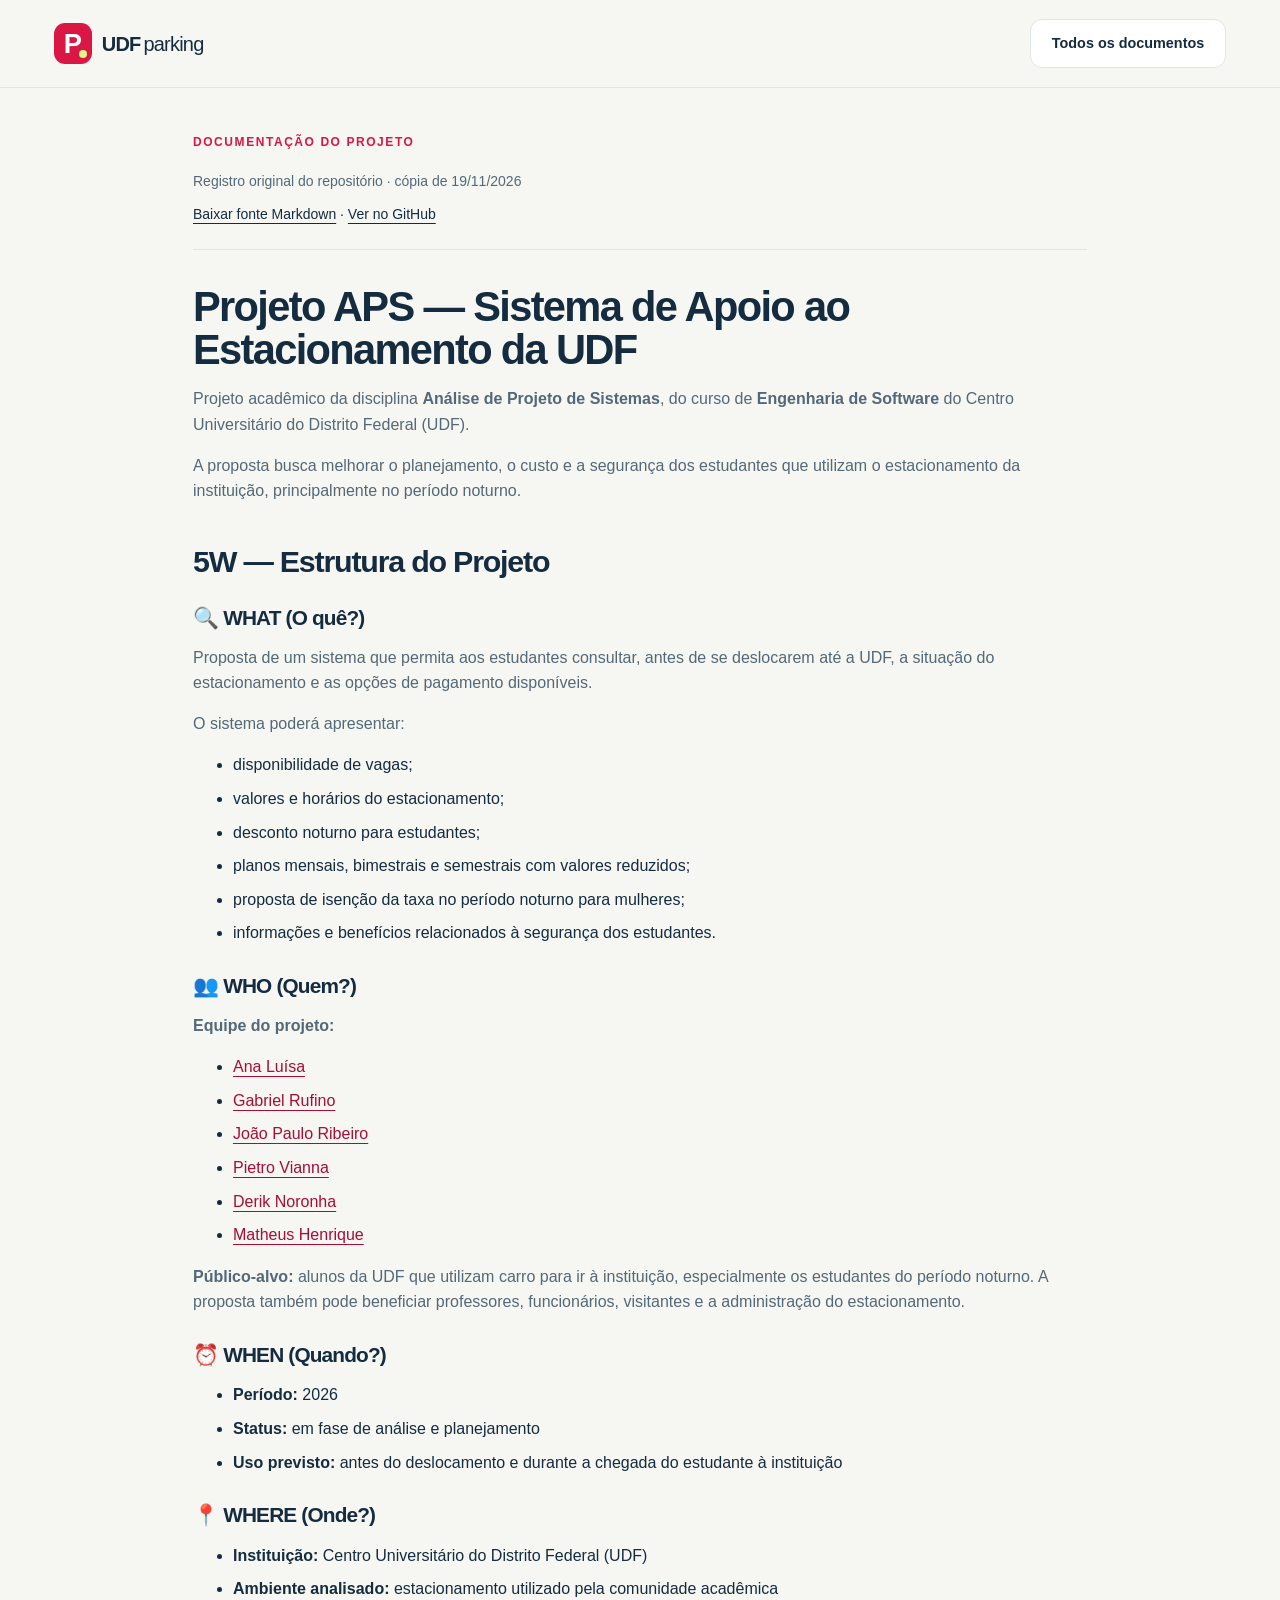
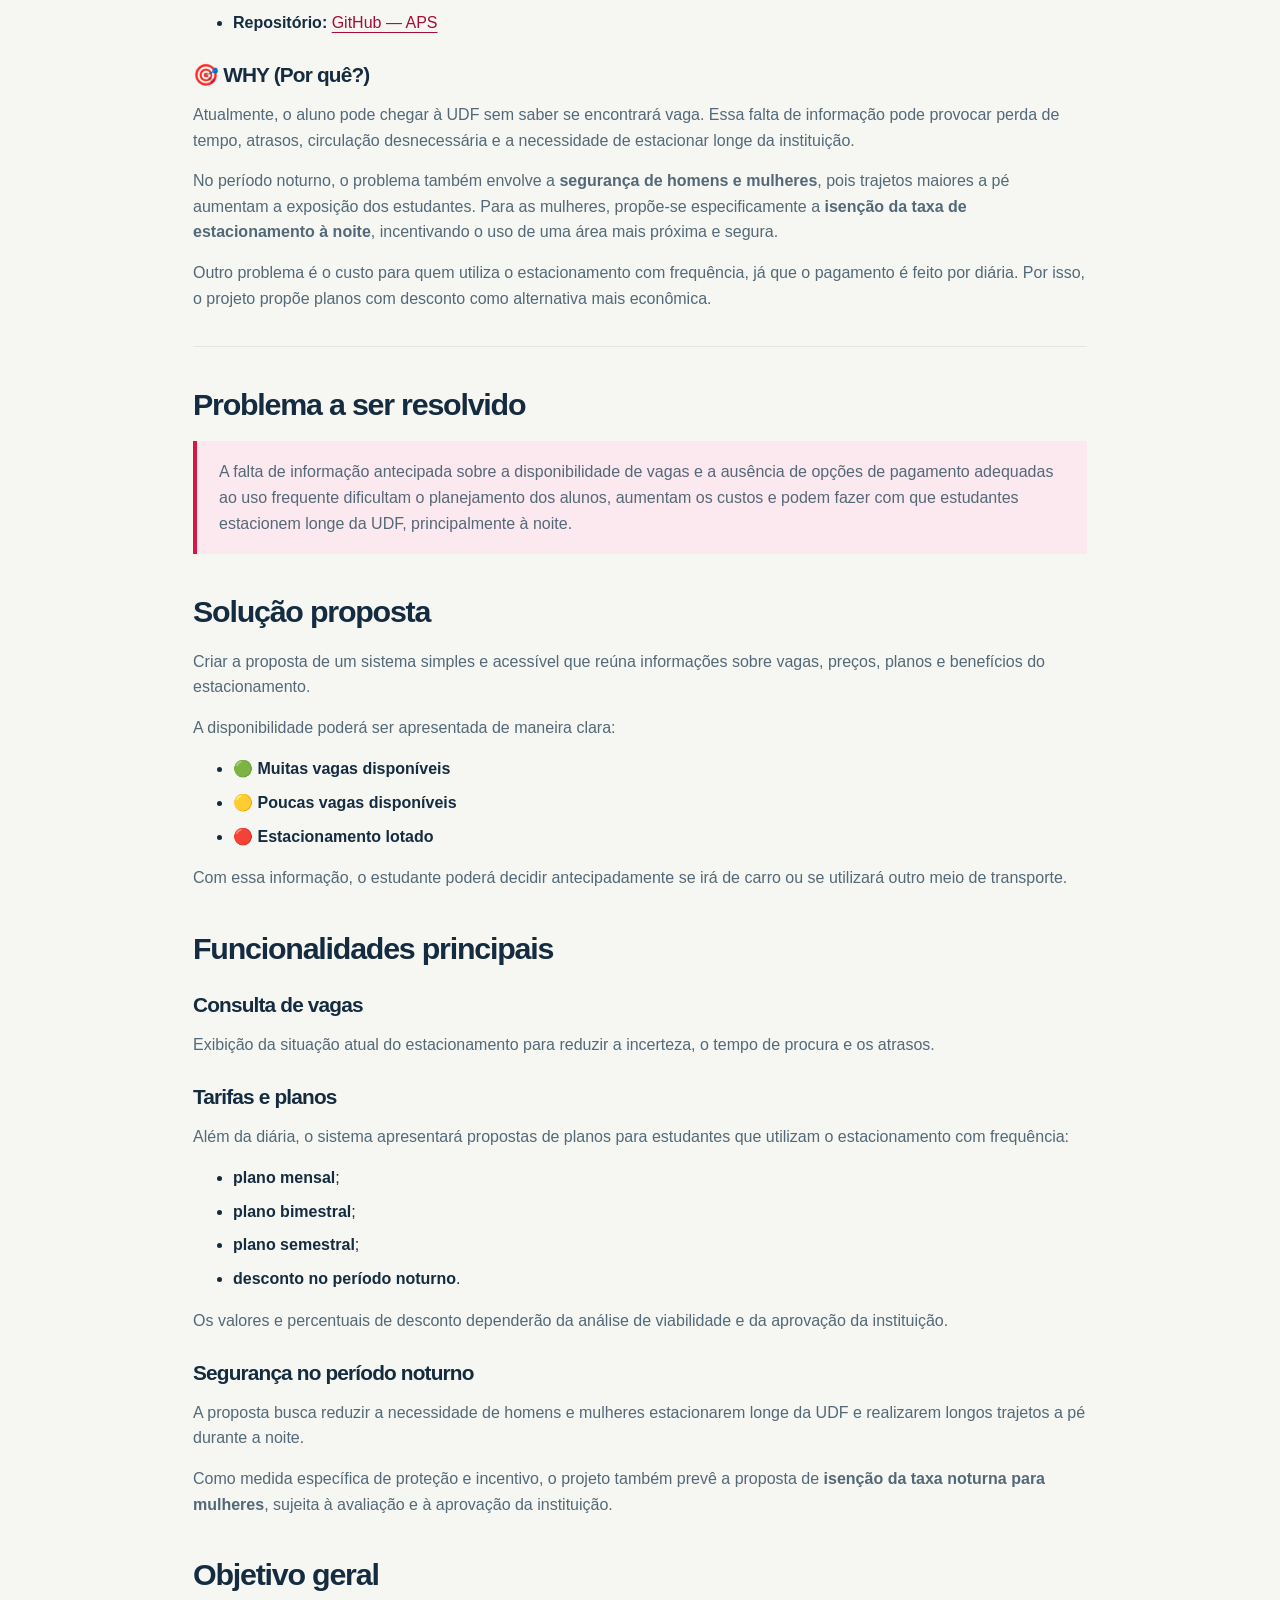
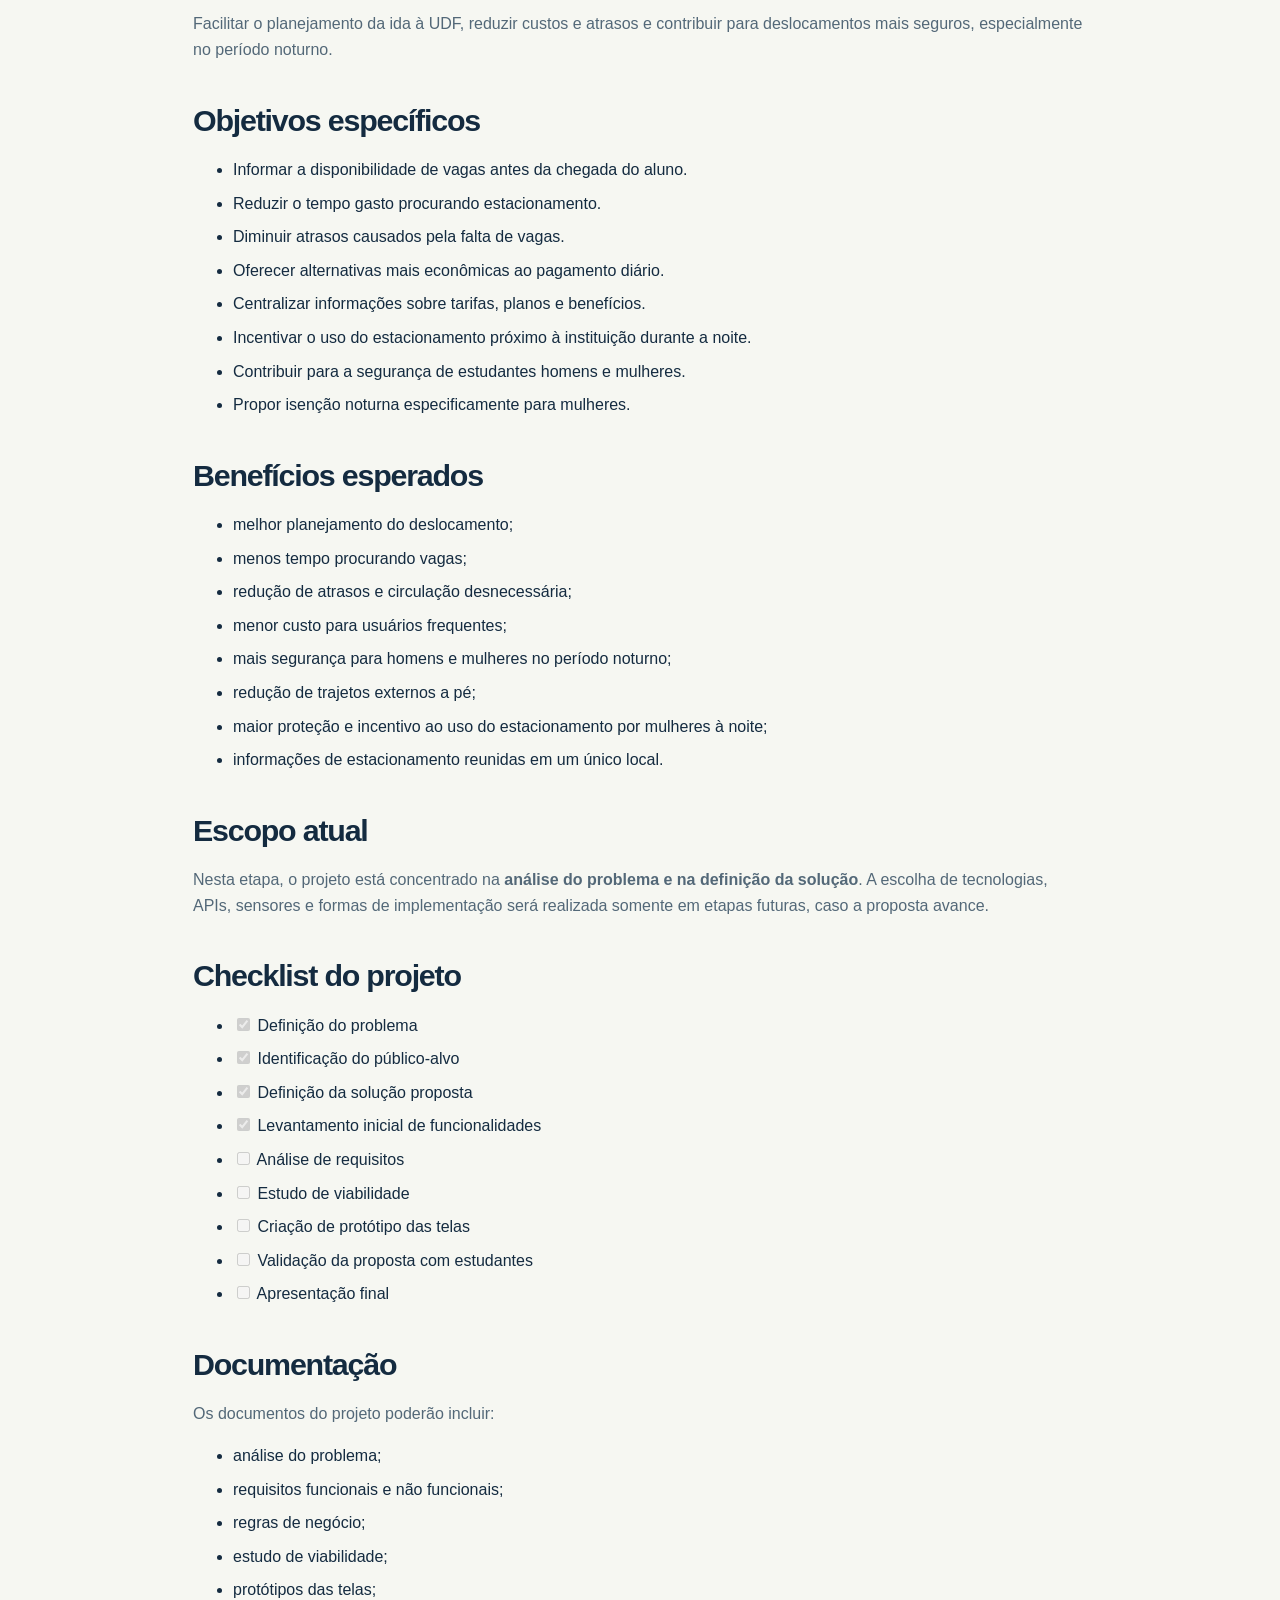
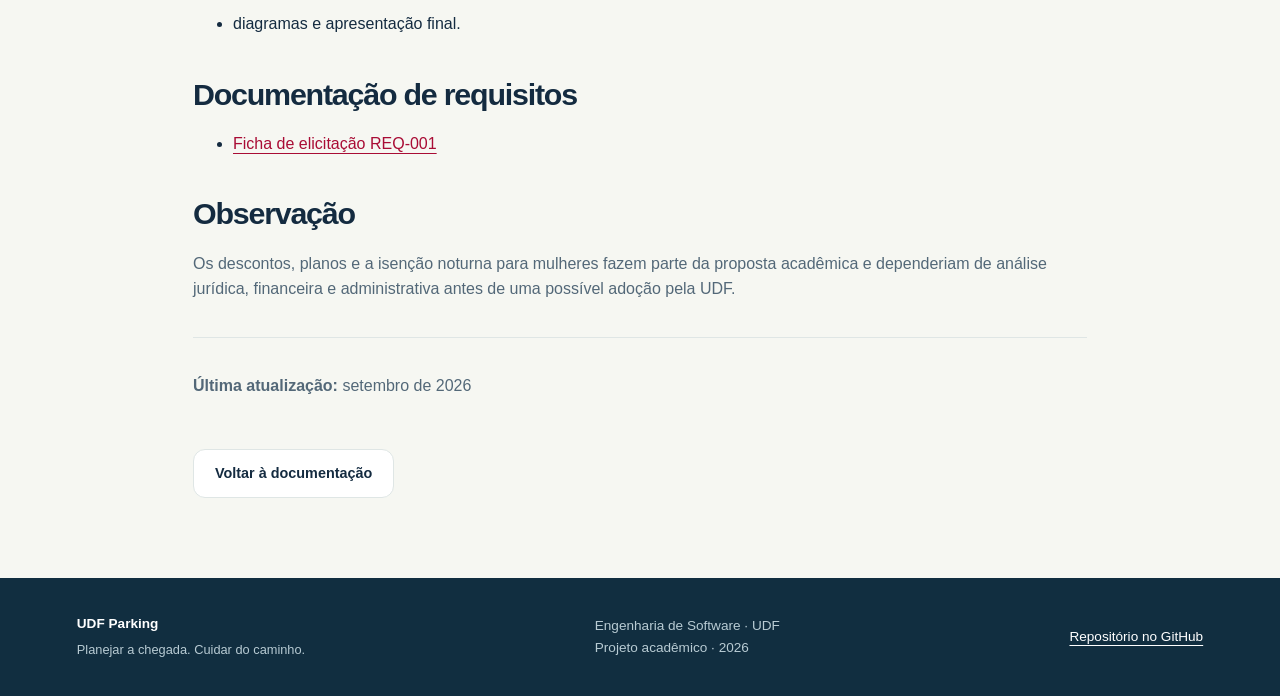
<file: docs/leitura/proposta.html>
<!doctype html><html lang="pt-BR"><head><meta charset="utf-8"><meta name="viewport" content="width=device-width, initial-scale=1"><meta name="theme-color" content="#112e40"><title>Visão geral do projeto · UDF Parking</title><meta name="description" content="Portal do projeto UDF Parking: documentação, diagramas UML, protótipos, apresentação e equipe."><link rel="icon" href="../assets/favicon.svg" type="image/svg+xml"><link rel="stylesheet" href="../assets/style.css"></head><body class="reader"><header><a class="logo" href="../index.html" aria-label="UDF Parking início"><span class="monogram">P<span></span></span><strong>UDF<span>parking</span></strong></a><a class="button secondary" href="../index.html#documentacao">Todos os documentos</a></header><main class="reader-main"><div class="reader-top"><span class="eyebrow">DOCUMENTAÇÃO DO PROJETO</span><p>Registro original do repositório · cópia de 19/11/2026</p><a href="../downloads/ProjetoAPS/README.md" download>Baixar fonte Markdown</a> · <a href="https://github.com/anahonorato/APS/blob/main/ProjetoAPS/README.md">Ver no GitHub</a></div><article class="prose"><h1>Projeto APS — Sistema de Apoio ao Estacionamento da UDF</h1>
<p>Projeto acadêmico da disciplina <strong>Análise de Projeto de Sistemas</strong>, do curso de <strong>Engenharia de Software</strong> do Centro Universitário do Distrito Federal (UDF).</p>
<p>A proposta busca melhorar o planejamento, o custo e a segurança dos estudantes que utilizam o estacionamento da instituição, principalmente no período noturno.</p>
<h2>5W — Estrutura do Projeto</h2>
<h3>🔍 <strong>WHAT</strong> (O quê?)</h3>
<p>Proposta de um sistema que permita aos estudantes consultar, antes de se deslocarem até a UDF, a situação do estacionamento e as opções de pagamento disponíveis.</p>
<p>O sistema poderá apresentar:</p>
<ul>
<li>disponibilidade de vagas;</li>
<li>valores e horários do estacionamento;</li>
<li>desconto noturno para estudantes;</li>
<li>planos mensais, bimestrais e semestrais com valores reduzidos;</li>
<li>proposta de isenção da taxa no período noturno para mulheres;</li>
<li>informações e benefícios relacionados à segurança dos estudantes.</li>
</ul>
<h3>👥 <strong>WHO</strong> (Quem?)</h3>
<p><strong>Equipe do projeto:</strong></p>
<ul>
<li><a href="https://github.com/anahonorato">Ana Luísa</a></li>
<li><a href="https://github.com/RufinoX12">Gabriel Rufino</a></li>
<li><a href="https://github.com/jhonwayne07">João Paulo Ribeiro</a></li>
<li><a href="https://github.com/pietroviannadeveloper">Pietro Vianna</a></li>
<li><a href="https://github.com/Derikcrash">Derik Noronha</a></li>
<li><a href="https://github.com/mhenriqueazevedo-create">Matheus Henrique</a></li>
</ul>
<p><strong>Público-alvo:</strong> alunos da UDF que utilizam carro para ir à instituição, especialmente os estudantes do período noturno. A proposta também pode beneficiar professores, funcionários, visitantes e a administração do estacionamento.</p>
<h3>⏰ <strong>WHEN</strong> (Quando?)</h3>
<ul>
<li><strong>Período:</strong> 2026</li>
<li><strong>Status:</strong> em fase de análise e planejamento</li>
<li><strong>Uso previsto:</strong> antes do deslocamento e durante a chegada do estudante à instituição</li>
</ul>
<h3>📍 <strong>WHERE</strong> (Onde?)</h3>
<ul>
<li><strong>Instituição:</strong> Centro Universitário do Distrito Federal (UDF)</li>
<li><strong>Ambiente analisado:</strong> estacionamento utilizado pela comunidade acadêmica</li>
<li><strong>Repositório:</strong> <a href="https://github.com/anahonorato/APS">GitHub — APS</a></li>
</ul>
<h3>🎯 <strong>WHY</strong> (Por quê?)</h3>
<p>Atualmente, o aluno pode chegar à UDF sem saber se encontrará vaga. Essa falta de informação pode provocar perda de tempo, atrasos, circulação desnecessária e a necessidade de estacionar longe da instituição.</p>
<p>No período noturno, o problema também envolve a <strong>segurança de homens e mulheres</strong>, pois trajetos maiores a pé aumentam a exposição dos estudantes. Para as mulheres, propõe-se especificamente a <strong>isenção da taxa de estacionamento à noite</strong>, incentivando o uso de uma área mais próxima e segura.</p>
<p>Outro problema é o custo para quem utiliza o estacionamento com frequência, já que o pagamento é feito por diária. Por isso, o projeto propõe planos com desconto como alternativa mais econômica.</p>
<hr>
<h2>Problema a ser resolvido</h2>
<blockquote>
<p>A falta de informação antecipada sobre a disponibilidade de vagas e a ausência de opções de pagamento adequadas ao uso frequente dificultam o planejamento dos alunos, aumentam os custos e podem fazer com que estudantes estacionem longe da UDF, principalmente à noite.</p>
</blockquote>
<h2>Solução proposta</h2>
<p>Criar a proposta de um sistema simples e acessível que reúna informações sobre vagas, preços, planos e benefícios do estacionamento.</p>
<p>A disponibilidade poderá ser apresentada de maneira clara:</p>
<ul>
<li>🟢 <strong>Muitas vagas disponíveis</strong></li>
<li>🟡 <strong>Poucas vagas disponíveis</strong></li>
<li>🔴 <strong>Estacionamento lotado</strong></li>
</ul>
<p>Com essa informação, o estudante poderá decidir antecipadamente se irá de carro ou se utilizará outro meio de transporte.</p>
<h2>Funcionalidades principais</h2>
<h3>Consulta de vagas</h3>
<p>Exibição da situação atual do estacionamento para reduzir a incerteza, o tempo de procura e os atrasos.</p>
<h3>Tarifas e planos</h3>
<p>Além da diária, o sistema apresentará propostas de planos para estudantes que utilizam o estacionamento com frequência:</p>
<ul>
<li><strong>plano mensal</strong>;</li>
<li><strong>plano bimestral</strong>;</li>
<li><strong>plano semestral</strong>;</li>
<li><strong>desconto no período noturno</strong>.</li>
</ul>
<p>Os valores e percentuais de desconto dependerão da análise de viabilidade e da aprovação da instituição.</p>
<h3>Segurança no período noturno</h3>
<p>A proposta busca reduzir a necessidade de homens e mulheres estacionarem longe da UDF e realizarem longos trajetos a pé durante a noite.</p>
<p>Como medida específica de proteção e incentivo, o projeto também prevê a proposta de <strong>isenção da taxa noturna para mulheres</strong>, sujeita à avaliação e à aprovação da instituição.</p>
<h2>Objetivo geral</h2>
<p>Facilitar o planejamento da ida à UDF, reduzir custos e atrasos e contribuir para deslocamentos mais seguros, especialmente no período noturno.</p>
<h2>Objetivos específicos</h2>
<ul>
<li>Informar a disponibilidade de vagas antes da chegada do aluno.</li>
<li>Reduzir o tempo gasto procurando estacionamento.</li>
<li>Diminuir atrasos causados pela falta de vagas.</li>
<li>Oferecer alternativas mais econômicas ao pagamento diário.</li>
<li>Centralizar informações sobre tarifas, planos e benefícios.</li>
<li>Incentivar o uso do estacionamento próximo à instituição durante a noite.</li>
<li>Contribuir para a segurança de estudantes homens e mulheres.</li>
<li>Propor isenção noturna especificamente para mulheres.</li>
</ul>
<h2>Benefícios esperados</h2>
<ul>
<li>melhor planejamento do deslocamento;</li>
<li>menos tempo procurando vagas;</li>
<li>redução de atrasos e circulação desnecessária;</li>
<li>menor custo para usuários frequentes;</li>
<li>mais segurança para homens e mulheres no período noturno;</li>
<li>redução de trajetos externos a pé;</li>
<li>maior proteção e incentivo ao uso do estacionamento por mulheres à noite;</li>
<li>informações de estacionamento reunidas em um único local.</li>
</ul>
<h2>Escopo atual</h2>
<p>Nesta etapa, o projeto está concentrado na <strong>análise do problema e na definição da solução</strong>. A escolha de tecnologias, APIs, sensores e formas de implementação será realizada somente em etapas futuras, caso a proposta avance.</p>
<h2>Checklist do projeto</h2>
<ul>
<li><input checked="" disabled="" type="checkbox"> Definição do problema</li>
<li><input checked="" disabled="" type="checkbox"> Identificação do público-alvo</li>
<li><input checked="" disabled="" type="checkbox"> Definição da solução proposta</li>
<li><input checked="" disabled="" type="checkbox"> Levantamento inicial de funcionalidades</li>
<li><input disabled="" type="checkbox"> Análise de requisitos</li>
<li><input disabled="" type="checkbox"> Estudo de viabilidade</li>
<li><input disabled="" type="checkbox"> Criação de protótipo das telas</li>
<li><input disabled="" type="checkbox"> Validação da proposta com estudantes</li>
<li><input disabled="" type="checkbox"> Apresentação final</li>
</ul>
<h2>Documentação</h2>
<p>Os documentos do projeto poderão incluir:</p>
<ul>
<li>análise do problema;</li>
<li>requisitos funcionais e não funcionais;</li>
<li>regras de negócio;</li>
<li>estudo de viabilidade;</li>
<li>protótipos das telas;</li>
<li>diagramas e apresentação final.</li>
</ul>
<h2>Documentação de requisitos</h2>
<ul>
<li><a href="../downloads/ProjetoAPS/Docs_Requisitos/Ficha-Elicita%C3%A7%C3%A3o-REQ-001.md">Ficha de elicitação REQ-001</a></li>
</ul>
<h2>Observação</h2>
<p>Os descontos, planos e a isenção noturna para mulheres fazem parte da proposta acadêmica e dependeriam de análise jurídica, financeira e administrativa antes de uma possível adoção pela UDF.</p>
<hr>
<p><strong>Última atualização:</strong> setembro de 2026</p>
</article><a class="button secondary" href="../index.html#documentacao">Voltar à documentação</a></main><footer><div><b>UDF Parking</b><p>Planejar a chegada. Cuidar do caminho.</p></div><div>Engenharia de Software · UDF<br>Projeto acadêmico · 2026</div><a href="https://github.com/anahonorato/APS">Repositório no GitHub</a></footer></body></html>
</file>
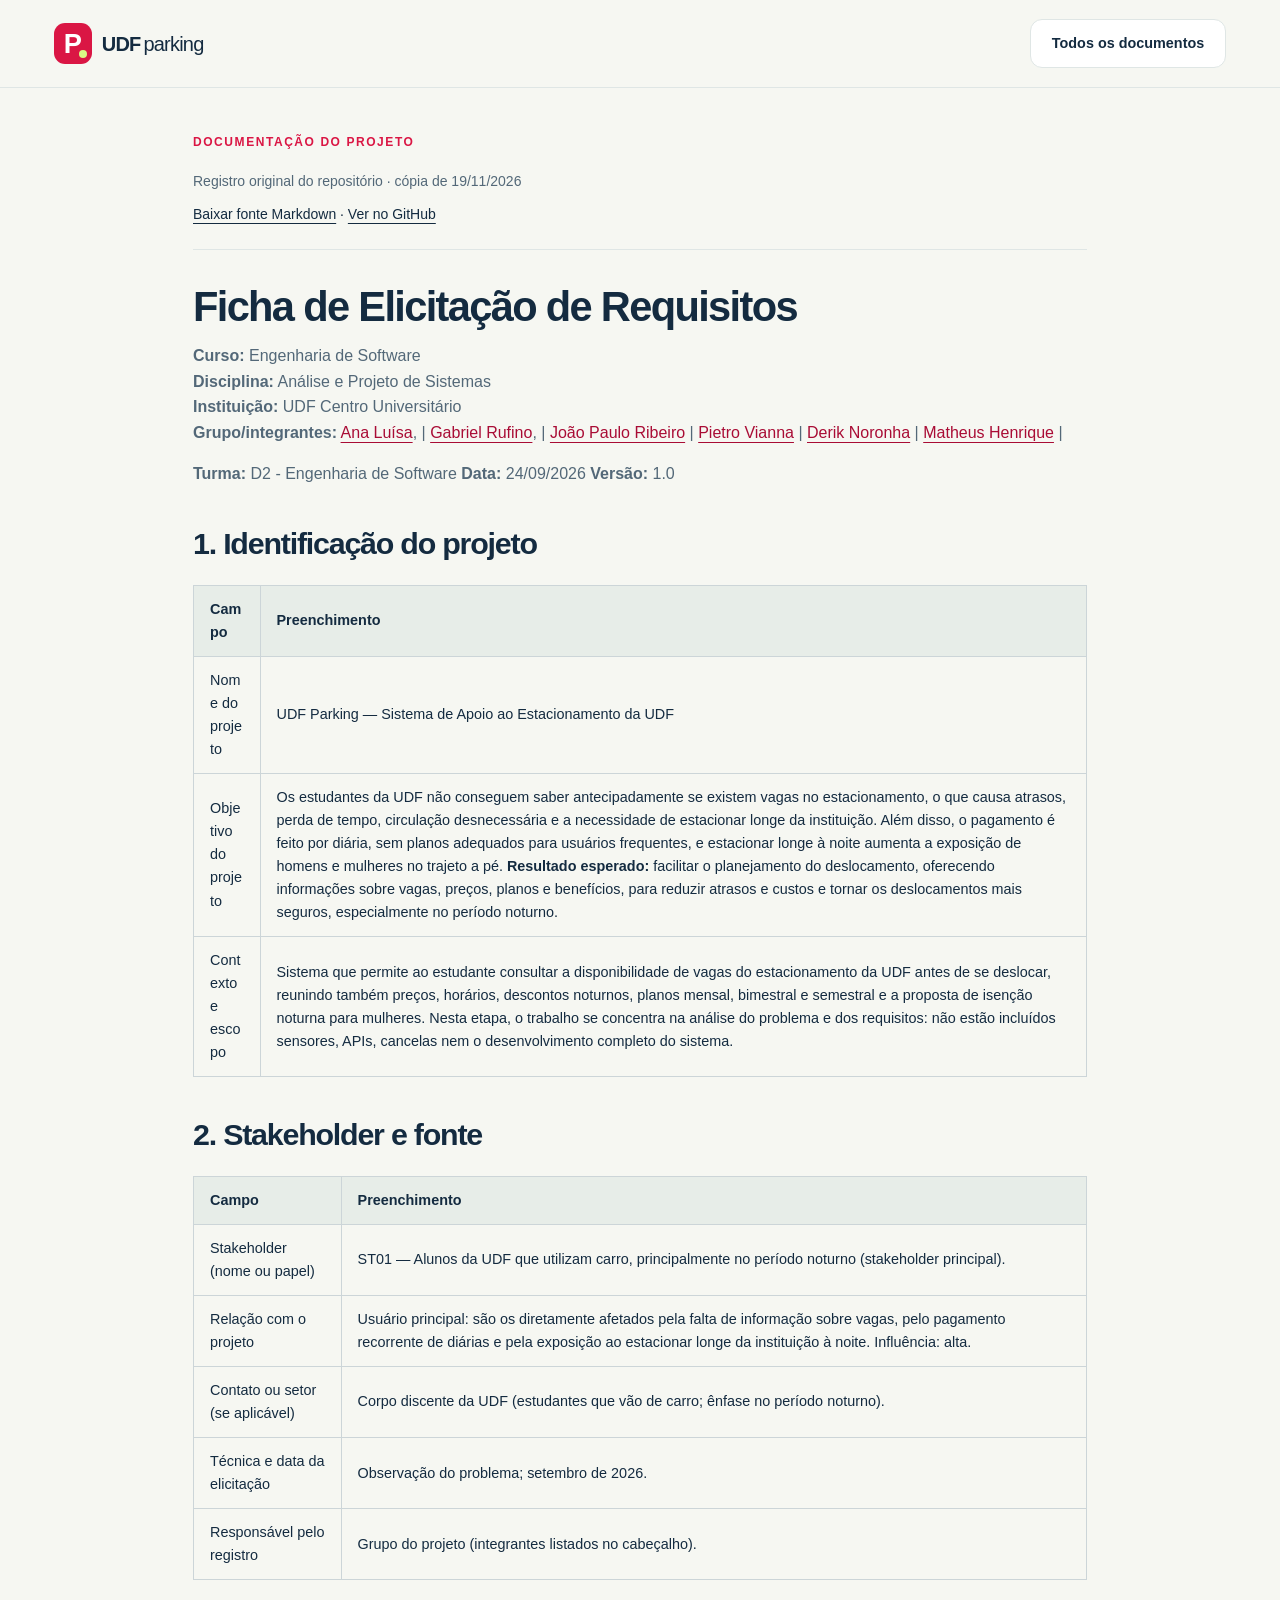
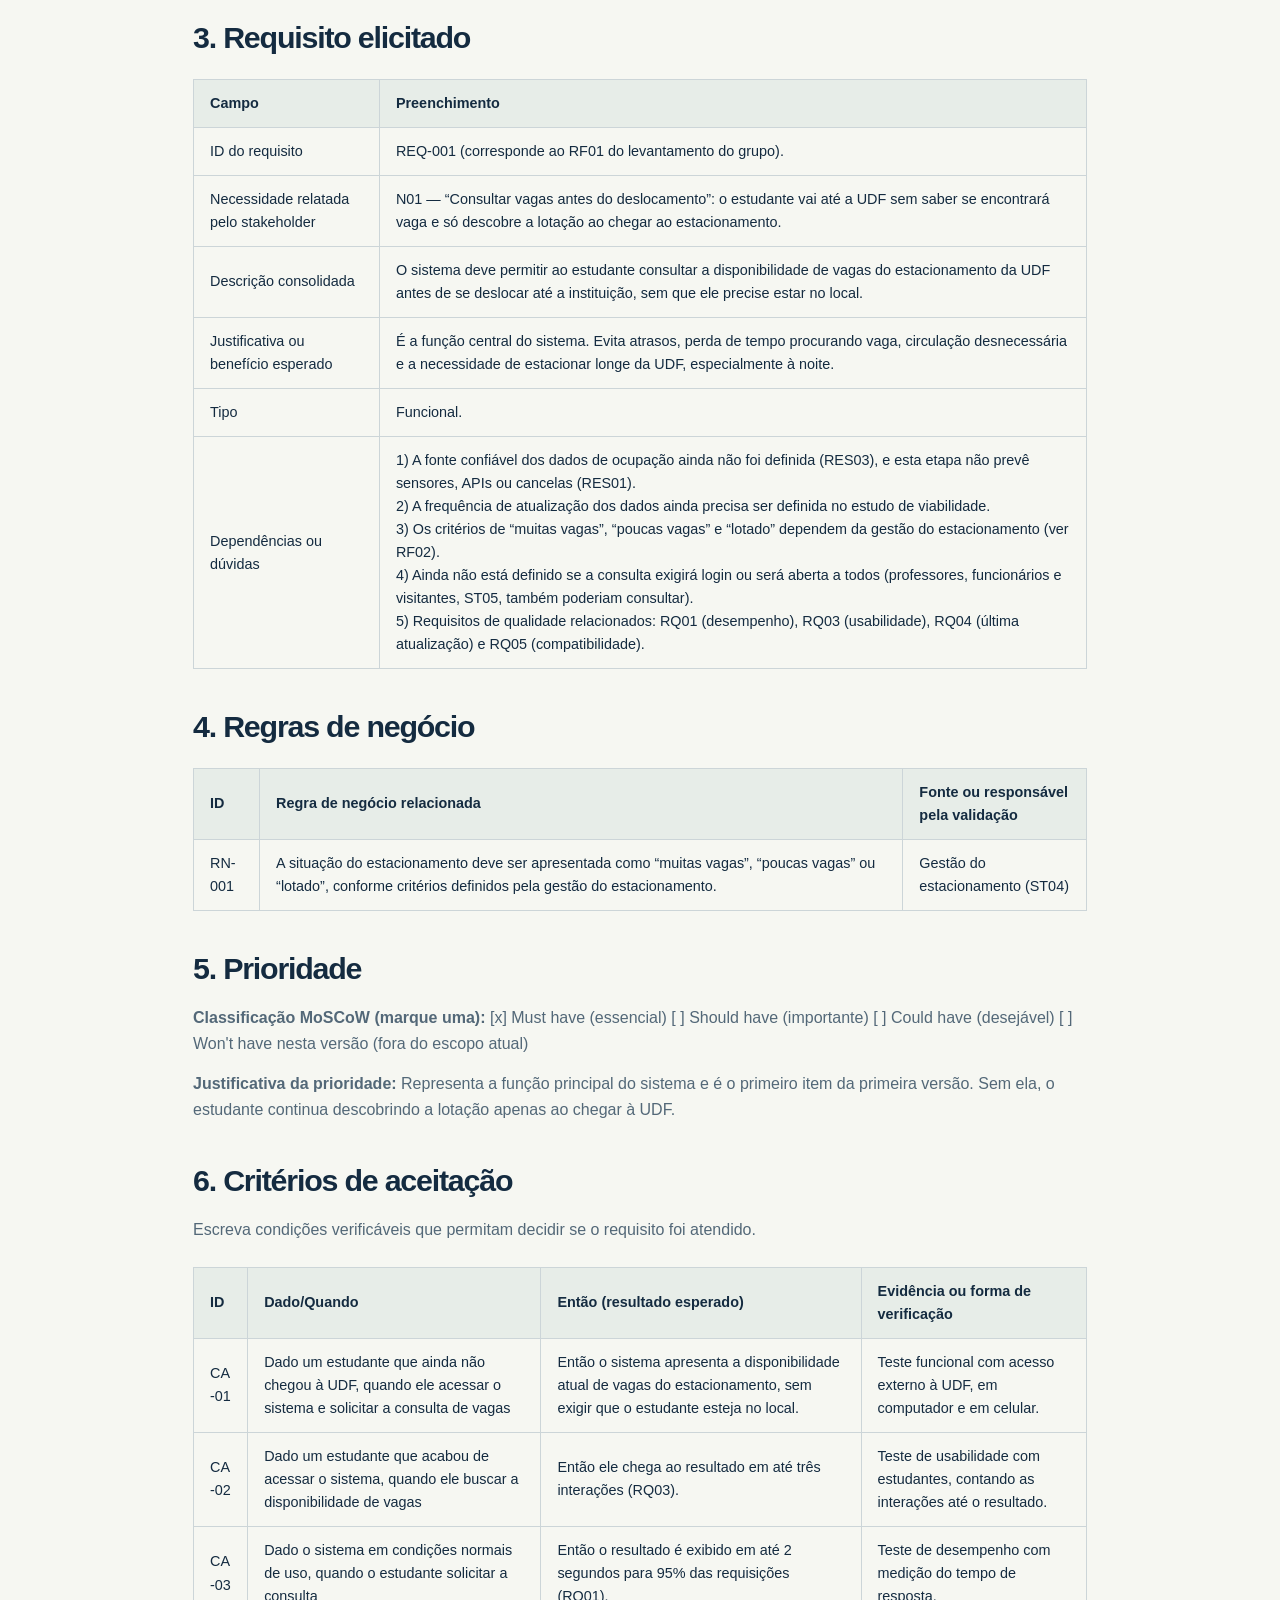
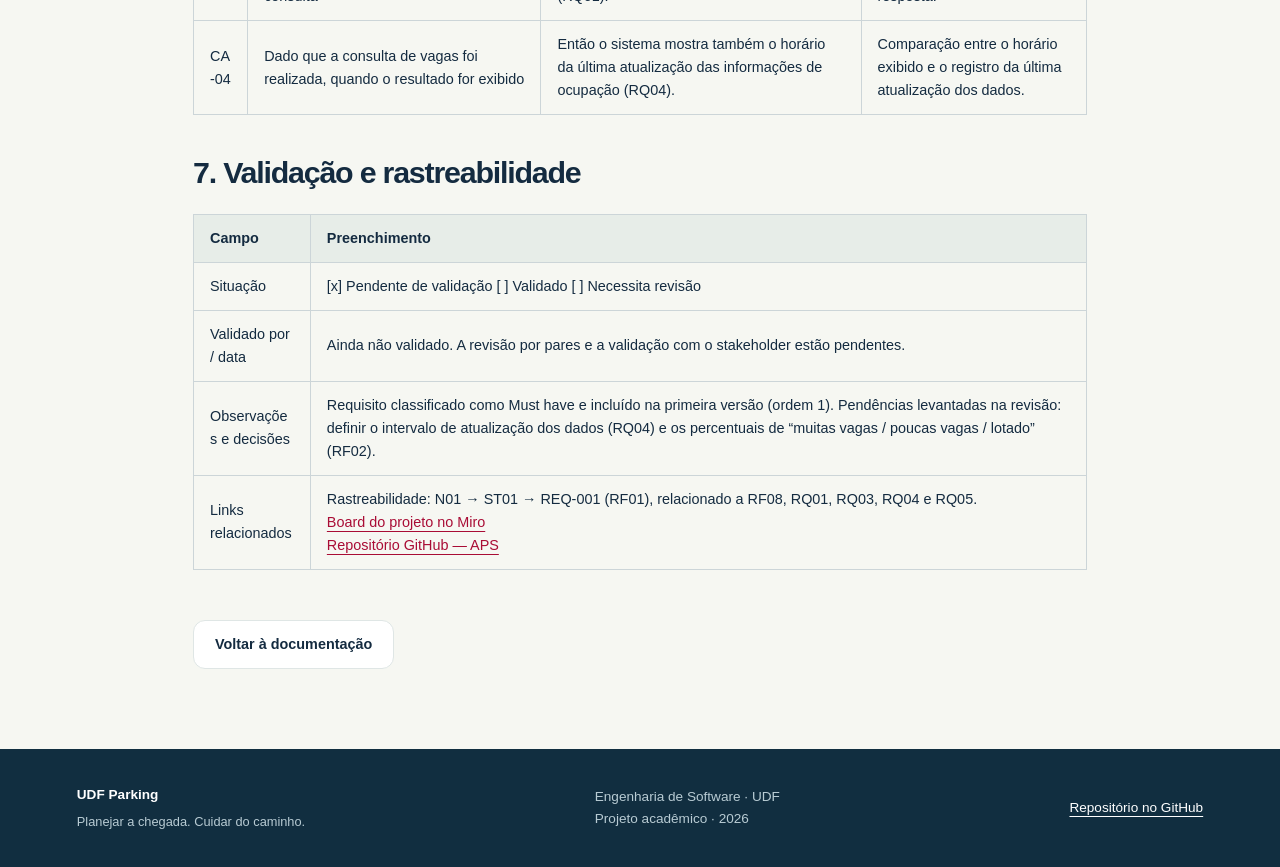
<file: docs/leitura/requisitos.html>
<!doctype html><html lang="pt-BR"><head><meta charset="utf-8"><meta name="viewport" content="width=device-width, initial-scale=1"><meta name="theme-color" content="#112e40"><title>Requisitos do sistema · UDF Parking</title><meta name="description" content="Portal do projeto UDF Parking: documentação, diagramas UML, protótipos, apresentação e equipe."><link rel="icon" href="../assets/favicon.svg" type="image/svg+xml"><link rel="stylesheet" href="../assets/style.css"></head><body class="reader"><header><a class="logo" href="../index.html" aria-label="UDF Parking início"><span class="monogram">P<span></span></span><strong>UDF<span>parking</span></strong></a><a class="button secondary" href="../index.html#documentacao">Todos os documentos</a></header><main class="reader-main"><div class="reader-top"><span class="eyebrow">DOCUMENTAÇÃO DO PROJETO</span><p>Registro original do repositório · cópia de 19/11/2026</p><a href="../downloads/ProjetoAPS/Docs_Requisitos/Ficha-Elicita%C3%A7%C3%A3o-REQ-001.md" download>Baixar fonte Markdown</a> · <a href="https://github.com/anahonorato/APS/blob/main/ProjetoAPS/Docs_Requisitos/Ficha-Elicita%C3%A7%C3%A3o-REQ-001.md">Ver no GitHub</a></div><article class="prose"><h1>Ficha de Elicitação de Requisitos</h1>
<p><strong>Curso:</strong> Engenharia de Software<br><strong>Disciplina:</strong> Análise e Projeto de Sistemas<br><strong>Instituição:</strong> UDF Centro Universitário<br><strong>Grupo/integrantes:</strong>  <a href="https://github.com/anahonorato">Ana Luísa</a>, | <a href="https://github.com/RufinoX12">Gabriel Rufino</a>, | <a href="https://github.com/jhonwayne07">João Paulo Ribeiro</a> |
<a href="https://github.com/pietroviannadeveloper">Pietro Vianna</a> |
<a href="https://github.com/Derikcrash">Derik Noronha</a> |
<a href="https://github.com/mhenriqueazevedo-create">Matheus Henrique</a> |</p>
<p><strong>Turma:</strong> D2 - Engenharia de Software  <strong>Data:</strong> 24/09/2026  <strong>Versão:</strong> 1.0</p>
<h2>1. Identificação do projeto</h2>
<table>
<thead>
<tr>
<th>Campo</th>
<th>Preenchimento</th>
</tr>
</thead>
<tbody><tr>
<td>Nome do projeto</td>
<td>UDF Parking — Sistema de Apoio ao Estacionamento da UDF</td>
</tr>
<tr>
<td>Objetivo do projeto</td>
<td>Os estudantes da UDF não conseguem saber antecipadamente se existem vagas no estacionamento, o que causa atrasos, perda de tempo, circulação desnecessária e a necessidade de estacionar longe da instituição. Além disso, o pagamento é feito por diária, sem planos adequados para usuários frequentes, e estacionar longe à noite aumenta a exposição de homens e mulheres no trajeto a pé. <strong>Resultado esperado:</strong> facilitar o planejamento do deslocamento, oferecendo informações sobre vagas, preços, planos e benefícios, para reduzir atrasos e custos e tornar os deslocamentos mais seguros, especialmente no período noturno.</td>
</tr>
<tr>
<td>Contexto e escopo</td>
<td>Sistema que permite ao estudante consultar a disponibilidade de vagas do estacionamento da UDF antes de se deslocar, reunindo também preços, horários, descontos noturnos, planos mensal, bimestral e semestral e a proposta de isenção noturna para mulheres. Nesta etapa, o trabalho se concentra na análise do problema e dos requisitos: não estão incluídos sensores, APIs, cancelas nem o desenvolvimento completo do sistema.</td>
</tr>
</tbody></table>
<h2>2. Stakeholder e fonte</h2>
<table>
<thead>
<tr>
<th>Campo</th>
<th>Preenchimento</th>
</tr>
</thead>
<tbody><tr>
<td>Stakeholder (nome ou papel)</td>
<td>ST01 — Alunos da UDF que utilizam carro, principalmente no período noturno (stakeholder principal).</td>
</tr>
<tr>
<td>Relação com o projeto</td>
<td>Usuário principal: são os diretamente afetados pela falta de informação sobre vagas, pelo pagamento recorrente de diárias e pela exposição ao estacionar longe da instituição à noite. Influência: alta.</td>
</tr>
<tr>
<td>Contato ou setor (se aplicável)</td>
<td>Corpo discente da UDF (estudantes que vão de carro; ênfase no período noturno).</td>
</tr>
<tr>
<td>Técnica e data da elicitação</td>
<td>Observação do problema; setembro de 2026.</td>
</tr>
<tr>
<td>Responsável pelo registro</td>
<td>Grupo do projeto (integrantes listados no cabeçalho).</td>
</tr>
</tbody></table>
<h2>3. Requisito elicitado</h2>
<table>
<thead>
<tr>
<th>Campo</th>
<th>Preenchimento</th>
</tr>
</thead>
<tbody><tr>
<td>ID do requisito</td>
<td>REQ-001 (corresponde ao RF01 do levantamento do grupo).</td>
</tr>
<tr>
<td>Necessidade relatada pelo stakeholder</td>
<td>N01 — “Consultar vagas antes do deslocamento”: o estudante vai até a UDF sem saber se encontrará vaga e só descobre a lotação ao chegar ao estacionamento.</td>
</tr>
<tr>
<td>Descrição consolidada</td>
<td>O sistema deve permitir ao estudante consultar a disponibilidade de vagas do estacionamento da UDF antes de se deslocar até a instituição, sem que ele precise estar no local.</td>
</tr>
<tr>
<td>Justificativa ou benefício esperado</td>
<td>É a função central do sistema. Evita atrasos, perda de tempo procurando vaga, circulação desnecessária e a necessidade de estacionar longe da UDF, especialmente à noite.</td>
</tr>
<tr>
<td>Tipo</td>
<td>Funcional.</td>
</tr>
<tr>
<td>Dependências ou dúvidas</td>
<td>1) A fonte confiável dos dados de ocupação ainda não foi definida (RES03), e esta etapa não prevê sensores, APIs ou cancelas (RES01).<br>2) A frequência de atualização dos dados ainda precisa ser definida no estudo de viabilidade.<br>3) Os critérios de “muitas vagas”, “poucas vagas” e “lotado” dependem da gestão do estacionamento (ver RF02).<br>4) Ainda não está definido se a consulta exigirá login ou será aberta a todos (professores, funcionários e visitantes, ST05, também poderiam consultar).<br>5) Requisitos de qualidade relacionados: RQ01 (desempenho), RQ03 (usabilidade), RQ04 (última atualização) e RQ05 (compatibilidade).</td>
</tr>
</tbody></table>
<h2>4. Regras de negócio</h2>
<table>
<thead>
<tr>
<th>ID</th>
<th>Regra de negócio relacionada</th>
<th>Fonte ou responsável pela validação</th>
</tr>
</thead>
<tbody><tr>
<td>RN-001</td>
<td>A situação do estacionamento deve ser apresentada como “muitas vagas”, “poucas vagas” ou “lotado”, conforme critérios definidos pela gestão do estacionamento.</td>
<td>Gestão do estacionamento (ST04)</td>
</tr>
</tbody></table>
<h2>5. Prioridade</h2>
<p><strong>Classificação MoSCoW (marque uma):</strong> [x] Must have (essencial)  [ ] Should have (importante)  [ ] Could have (desejável)  [ ] Won&#39;t have nesta versão (fora do escopo atual)</p>
<p><strong>Justificativa da prioridade:</strong> Representa a função principal do sistema e é o primeiro item da primeira versão. Sem ela, o estudante continua descobrindo a lotação apenas ao chegar à UDF.</p>
<h2>6. Critérios de aceitação</h2>
<p>Escreva condições verificáveis que permitam decidir se o requisito foi atendido.</p>
<table>
<thead>
<tr>
<th>ID</th>
<th>Dado/Quando</th>
<th>Então (resultado esperado)</th>
<th>Evidência ou forma de verificação</th>
</tr>
</thead>
<tbody><tr>
<td>CA-01</td>
<td>Dado um estudante que ainda não chegou à UDF, quando ele acessar o sistema e solicitar a consulta de vagas</td>
<td>Então o sistema apresenta a disponibilidade atual de vagas do estacionamento, sem exigir que o estudante esteja no local.</td>
<td>Teste funcional com acesso externo à UDF, em computador e em celular.</td>
</tr>
<tr>
<td>CA-02</td>
<td>Dado um estudante que acabou de acessar o sistema, quando ele buscar a disponibilidade de vagas</td>
<td>Então ele chega ao resultado em até três interações (RQ03).</td>
<td>Teste de usabilidade com estudantes, contando as interações até o resultado.</td>
</tr>
<tr>
<td>CA-03</td>
<td>Dado o sistema em condições normais de uso, quando o estudante solicitar a consulta</td>
<td>Então o resultado é exibido em até 2 segundos para 95% das requisições (RQ01).</td>
<td>Teste de desempenho com medição do tempo de resposta.</td>
</tr>
<tr>
<td>CA-04</td>
<td>Dado que a consulta de vagas foi realizada, quando o resultado for exibido</td>
<td>Então o sistema mostra também o horário da última atualização das informações de ocupação (RQ04).</td>
<td>Comparação entre o horário exibido e o registro da última atualização dos dados.</td>
</tr>
</tbody></table>
<h2>7. Validação e rastreabilidade</h2>
<table>
<thead>
<tr>
<th>Campo</th>
<th>Preenchimento</th>
</tr>
</thead>
<tbody><tr>
<td>Situação</td>
<td>[x] Pendente de validação  [ ] Validado  [ ] Necessita revisão</td>
</tr>
<tr>
<td>Validado por / data</td>
<td>Ainda não validado. A revisão por pares e a validação com o stakeholder estão pendentes.</td>
</tr>
<tr>
<td>Observações e decisões</td>
<td>Requisito classificado como Must have e incluído na primeira versão (ordem 1). Pendências levantadas na revisão: definir o intervalo de atualização dos dados (RQ04) e os percentuais de “muitas vagas / poucas vagas / lotado” (RF02).</td>
</tr>
<tr>
<td>Links relacionados</td>
<td>Rastreabilidade: N01 → ST01 → REQ-001 (RF01), relacionado a RF08, RQ01, RQ03, RQ04 e RQ05.<br><a href="https://miro.com/welcomeonboard/[base64]?share_link_id=66753103227">Board do projeto no Miro</a><br><a href="https://github.com/anahonorato/APS">Repositório GitHub — APS</a></td>
</tr>
</tbody></table>
</article><a class="button secondary" href="../index.html#documentacao">Voltar à documentação</a></main><footer><div><b>UDF Parking</b><p>Planejar a chegada. Cuidar do caminho.</p></div><div>Engenharia de Software · UDF<br>Projeto acadêmico · 2026</div><a href="https://github.com/anahonorato/APS">Repositório no GitHub</a></footer></body></html>
</file>
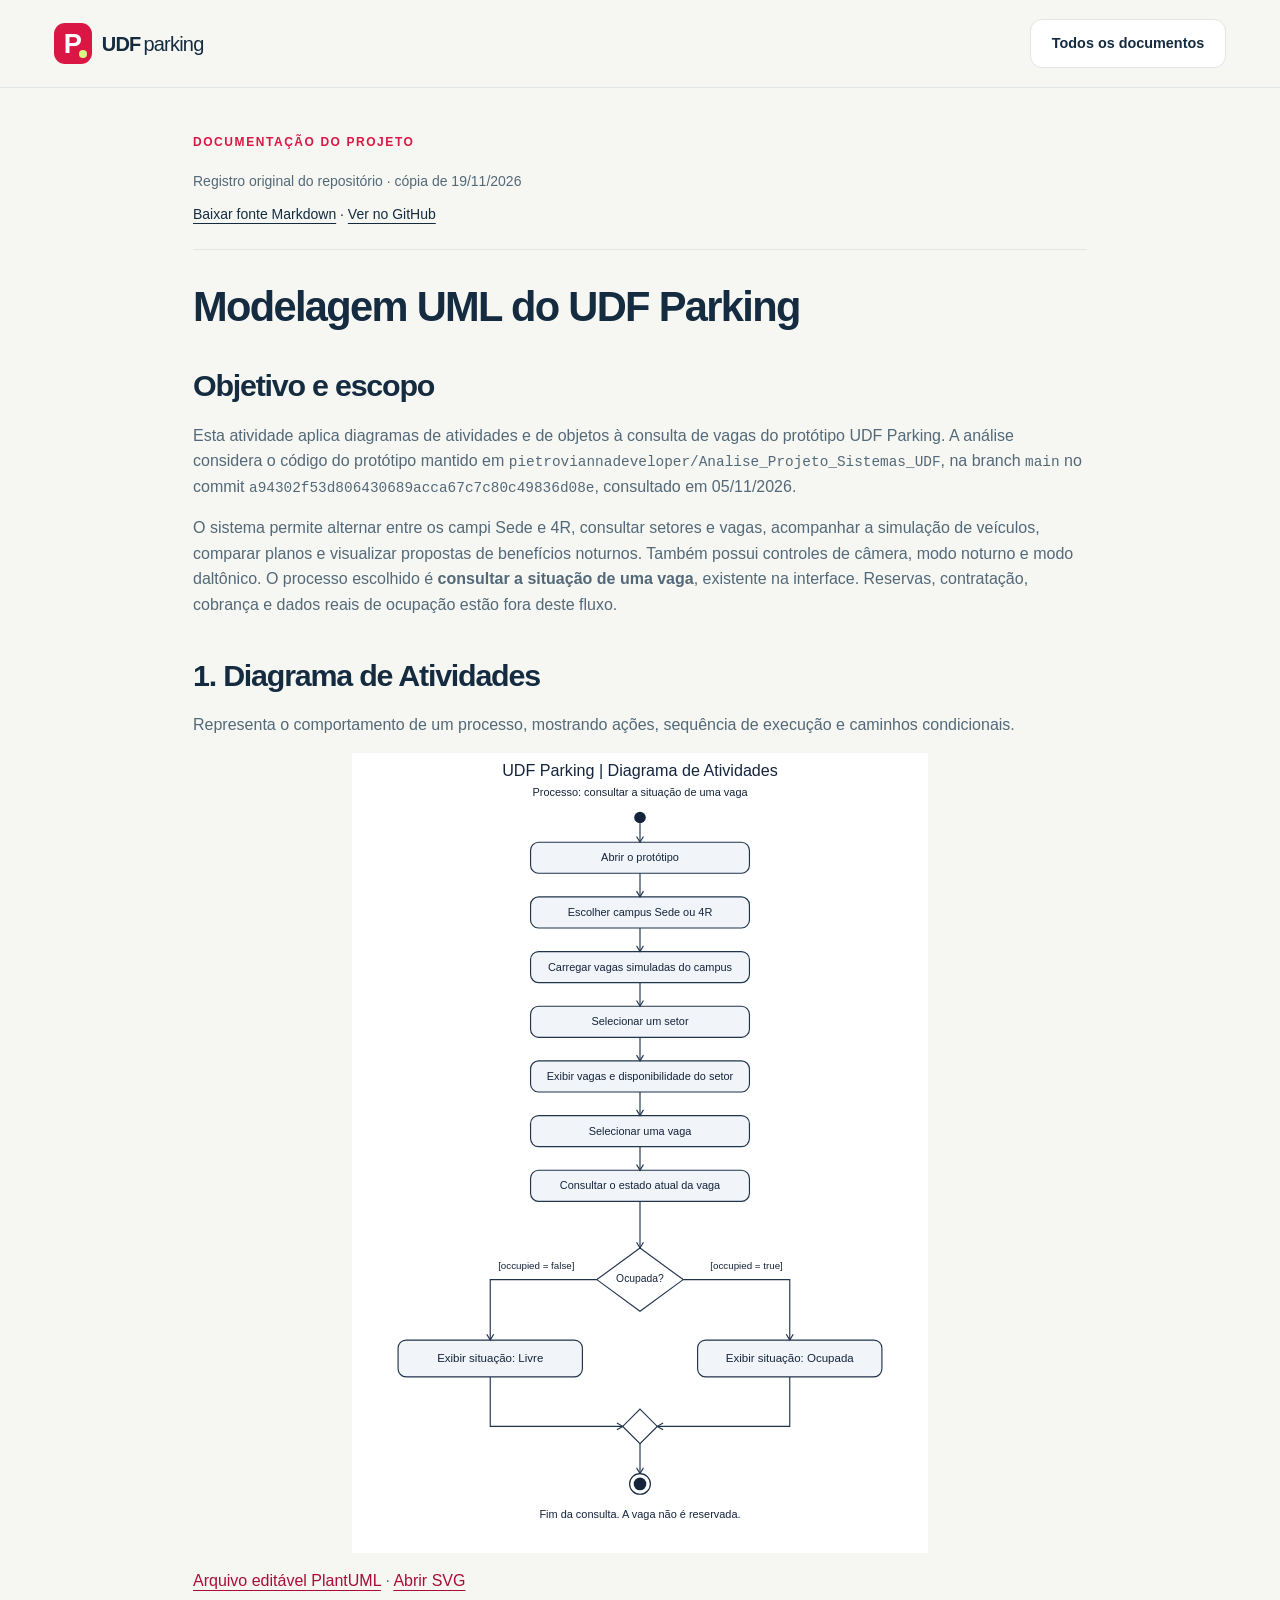
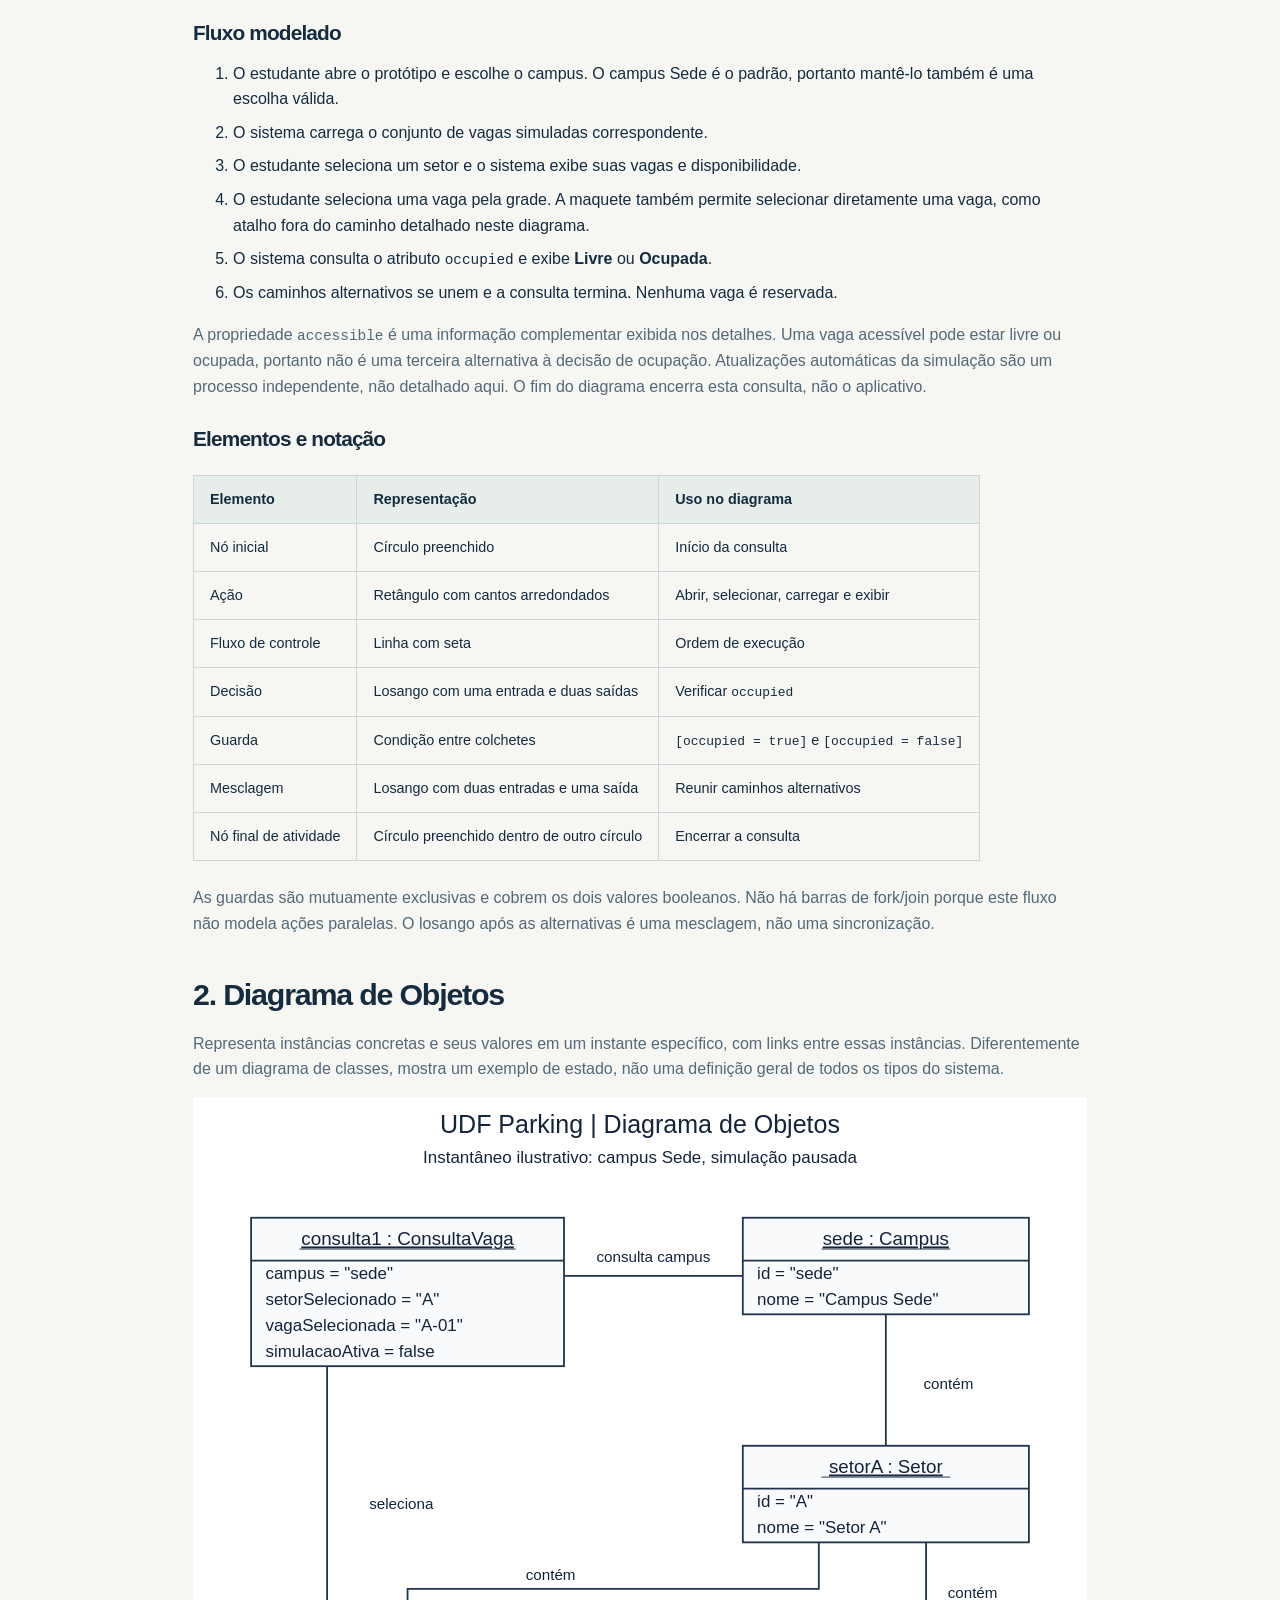
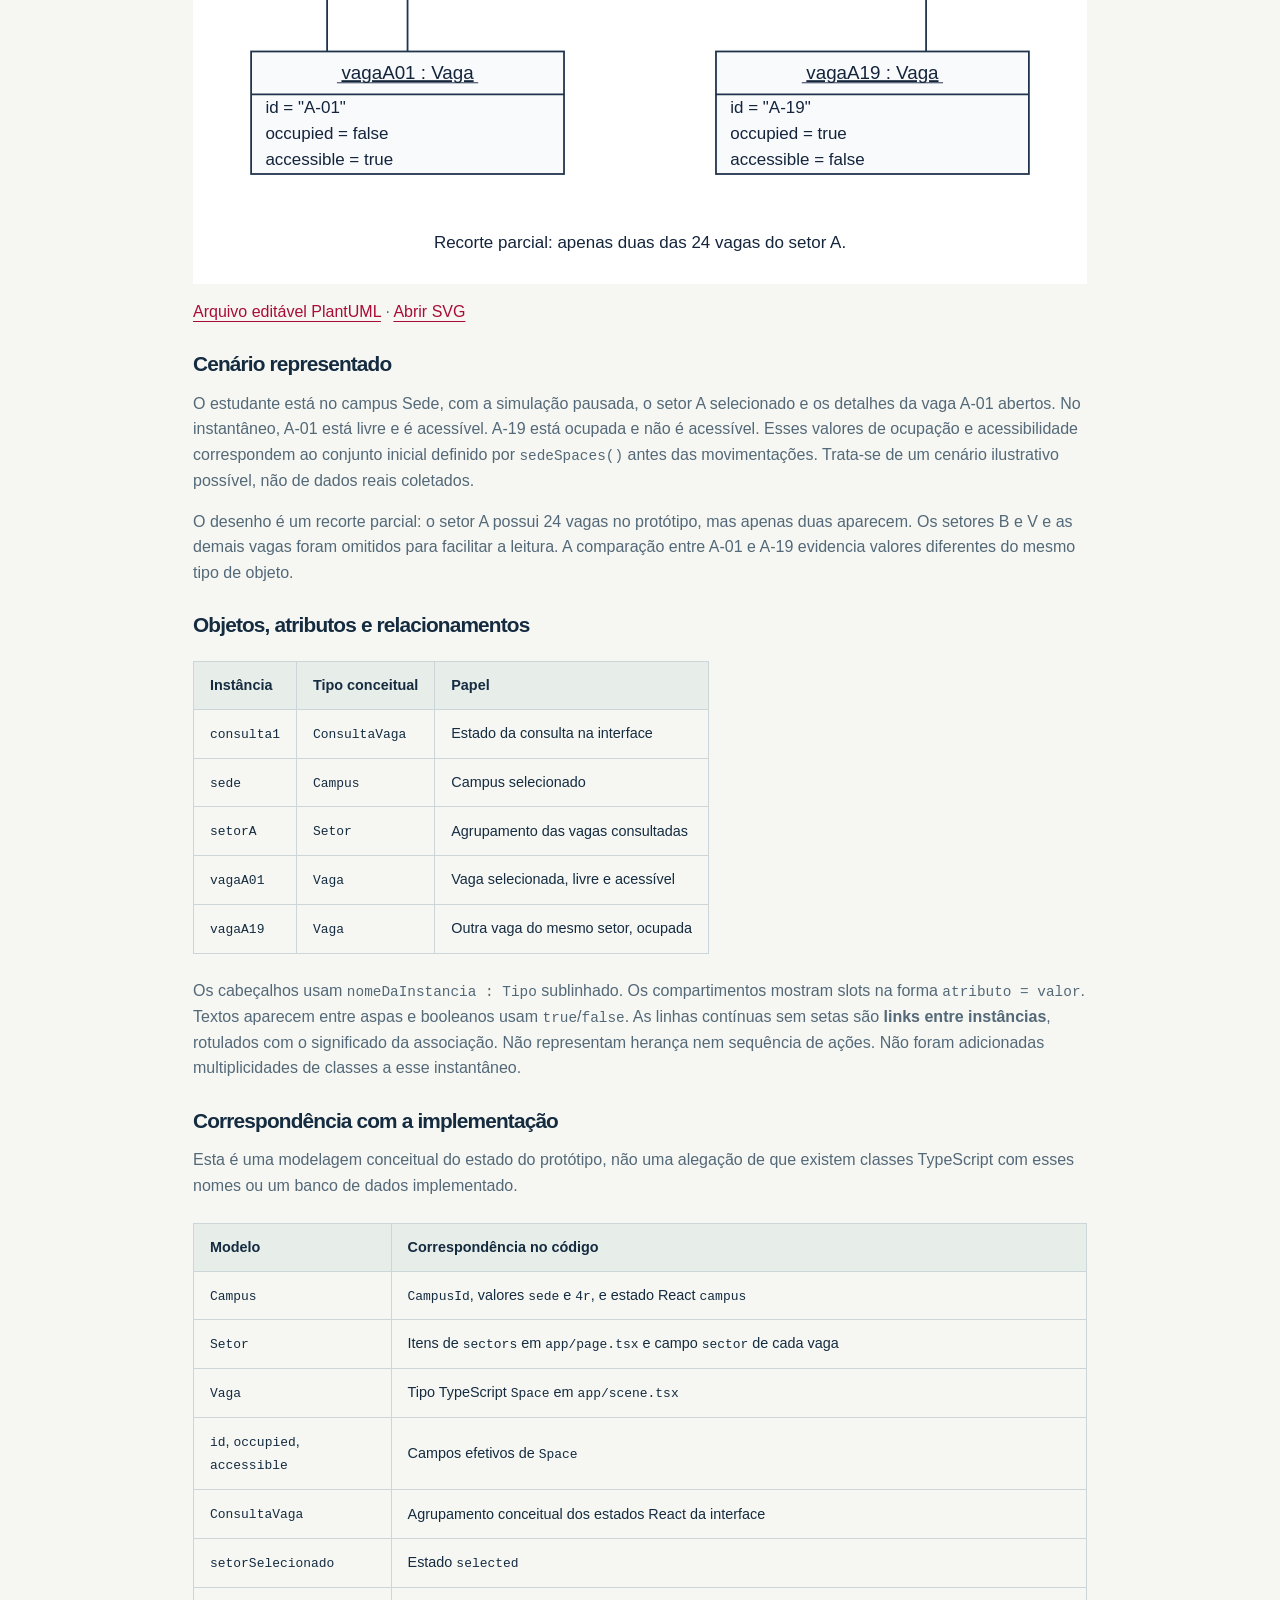
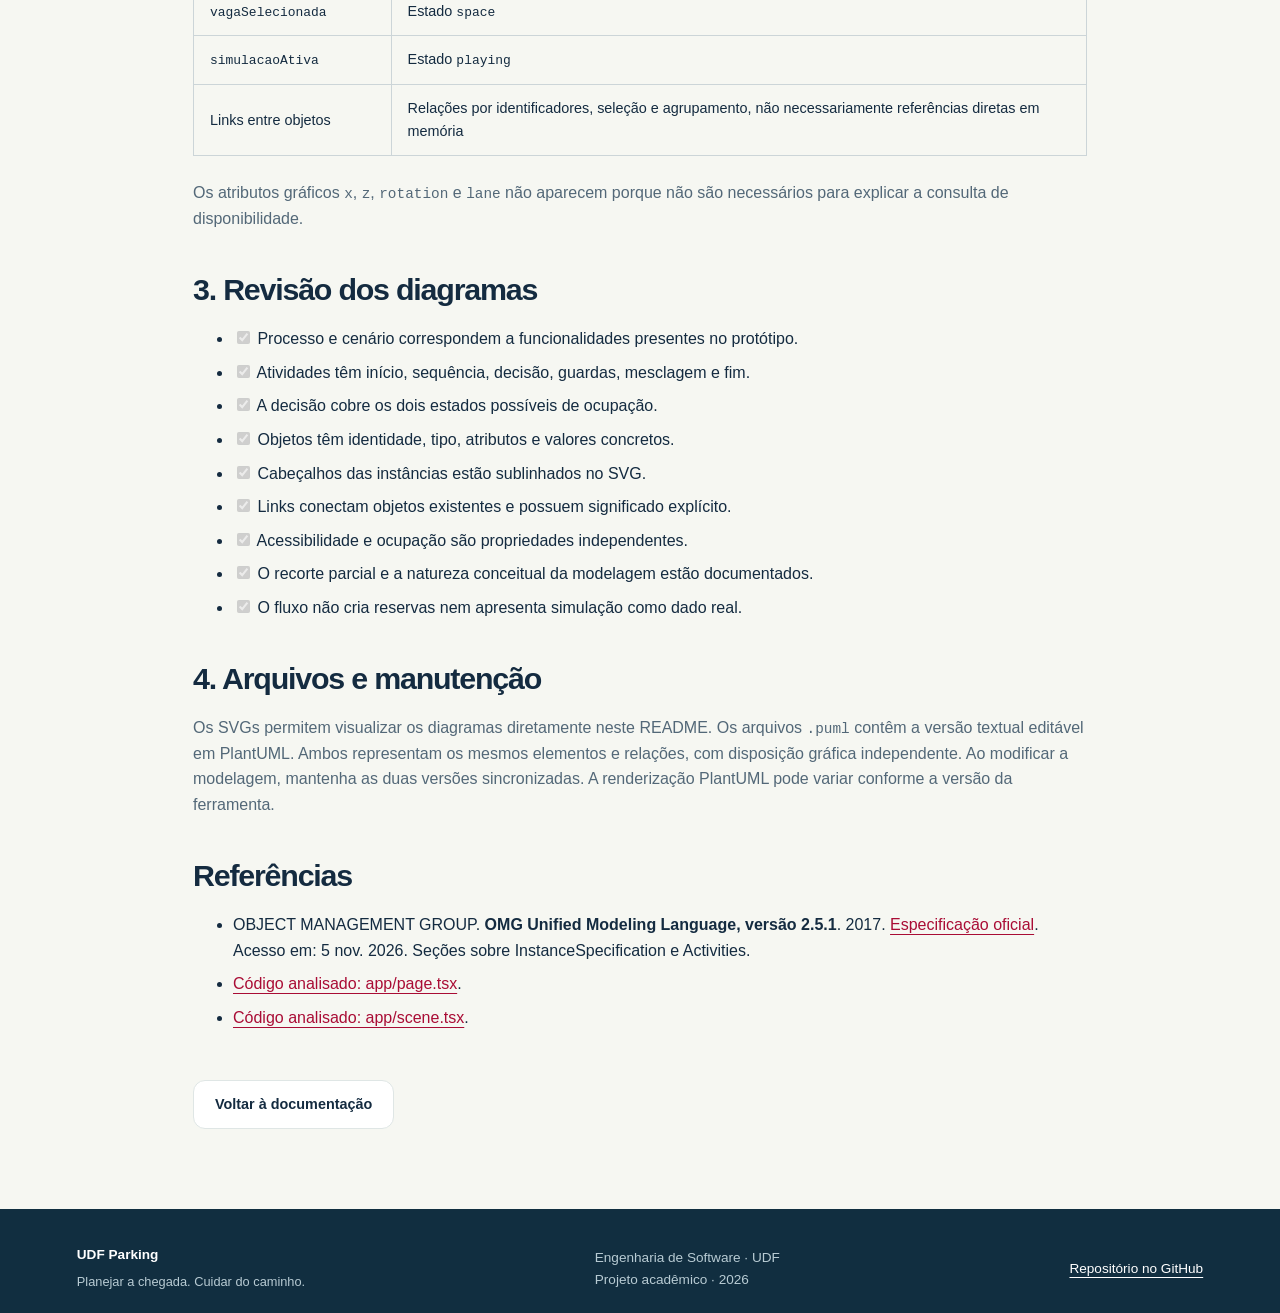
<file: docs/leitura/uml.html>
<!doctype html><html lang="pt-BR"><head><meta charset="utf-8"><meta name="viewport" content="width=device-width, initial-scale=1"><meta name="theme-color" content="#112e40"><title>Atividades e objetos · UDF Parking</title><meta name="description" content="Portal do projeto UDF Parking: documentação, diagramas UML, protótipos, apresentação e equipe."><link rel="icon" href="../assets/favicon.svg" type="image/svg+xml"><link rel="stylesheet" href="../assets/style.css"></head><body class="reader"><header><a class="logo" href="../index.html" aria-label="UDF Parking início"><span class="monogram">P<span></span></span><strong>UDF<span>parking</span></strong></a><a class="button secondary" href="../index.html#documentacao">Todos os documentos</a></header><main class="reader-main"><div class="reader-top"><span class="eyebrow">DOCUMENTAÇÃO DO PROJETO</span><p>Registro original do repositório · cópia de 19/11/2026</p><a href="../downloads/uml/README.md" download>Baixar fonte Markdown</a> · <a href="https://github.com/anahonorato/APS/blob/main/uml/README.md">Ver no GitHub</a></div><article class="prose"><h1>Modelagem UML do UDF Parking</h1>
<h2>Objetivo e escopo</h2>
<p>Esta atividade aplica diagramas de atividades e de objetos à consulta de vagas do protótipo UDF Parking. A análise considera o código do protótipo mantido em <code>pietroviannadeveloper/Analise_Projeto_Sistemas_UDF</code>, na branch <code>main</code> no commit <code>a94302f53d806430689acca67c7c80c49836d08e</code>, consultado em 05/11/2026.</p>
<p>O sistema permite alternar entre os campi Sede e 4R, consultar setores e vagas, acompanhar a simulação de veículos, comparar planos e visualizar propostas de benefícios noturnos. Também possui controles de câmera, modo noturno e modo daltônico. O processo escolhido é <strong>consultar a situação de uma vaga</strong>, existente na interface. Reservas, contratação, cobrança e dados reais de ocupação estão fora deste fluxo.</p>
<h2>1. Diagrama de Atividades</h2>
<p>Representa o comportamento de um processo, mostrando ações, sequência de execução e caminhos condicionais.</p>
<p><img src="../downloads/uml/atividades.svg" alt="Diagrama de Atividades: consulta de vaga"></p>
<p><a href="../downloads/uml/atividades.puml">Arquivo editável PlantUML</a> · <a href="../downloads/uml/atividades.svg">Abrir SVG</a></p>
<h3>Fluxo modelado</h3>
<ol>
<li>O estudante abre o protótipo e escolhe o campus. O campus Sede é o padrão, portanto mantê-lo também é uma escolha válida.</li>
<li>O sistema carrega o conjunto de vagas simuladas correspondente.</li>
<li>O estudante seleciona um setor e o sistema exibe suas vagas e disponibilidade.</li>
<li>O estudante seleciona uma vaga pela grade. A maquete também permite selecionar diretamente uma vaga, como atalho fora do caminho detalhado neste diagrama.</li>
<li>O sistema consulta o atributo <code>occupied</code> e exibe <strong>Livre</strong> ou <strong>Ocupada</strong>.</li>
<li>Os caminhos alternativos se unem e a consulta termina. Nenhuma vaga é reservada.</li>
</ol>
<p>A propriedade <code>accessible</code> é uma informação complementar exibida nos detalhes. Uma vaga acessível pode estar livre ou ocupada, portanto não é uma terceira alternativa à decisão de ocupação. Atualizações automáticas da simulação são um processo independente, não detalhado aqui. O fim do diagrama encerra esta consulta, não o aplicativo.</p>
<h3>Elementos e notação</h3>
<table>
<thead>
<tr>
<th>Elemento</th>
<th>Representação</th>
<th>Uso no diagrama</th>
</tr>
</thead>
<tbody><tr>
<td>Nó inicial</td>
<td>Círculo preenchido</td>
<td>Início da consulta</td>
</tr>
<tr>
<td>Ação</td>
<td>Retângulo com cantos arredondados</td>
<td>Abrir, selecionar, carregar e exibir</td>
</tr>
<tr>
<td>Fluxo de controle</td>
<td>Linha com seta</td>
<td>Ordem de execução</td>
</tr>
<tr>
<td>Decisão</td>
<td>Losango com uma entrada e duas saídas</td>
<td>Verificar <code>occupied</code></td>
</tr>
<tr>
<td>Guarda</td>
<td>Condição entre colchetes</td>
<td><code>[occupied = true]</code> e <code>[occupied = false]</code></td>
</tr>
<tr>
<td>Mesclagem</td>
<td>Losango com duas entradas e uma saída</td>
<td>Reunir caminhos alternativos</td>
</tr>
<tr>
<td>Nó final de atividade</td>
<td>Círculo preenchido dentro de outro círculo</td>
<td>Encerrar a consulta</td>
</tr>
</tbody></table>
<p>As guardas são mutuamente exclusivas e cobrem os dois valores booleanos. Não há barras de fork/join porque este fluxo não modela ações paralelas. O losango após as alternativas é uma mesclagem, não uma sincronização.</p>
<h2>2. Diagrama de Objetos</h2>
<p>Representa instâncias concretas e seus valores em um instante específico, com links entre essas instâncias. Diferentemente de um diagrama de classes, mostra um exemplo de estado, não uma definição geral de todos os tipos do sistema.</p>
<p><img src="../downloads/uml/objetos.svg" alt="Diagrama de Objetos: consulta no campus Sede"></p>
<p><a href="../downloads/uml/objetos.puml">Arquivo editável PlantUML</a> · <a href="../downloads/uml/objetos.svg">Abrir SVG</a></p>
<h3>Cenário representado</h3>
<p>O estudante está no campus Sede, com a simulação pausada, o setor A selecionado e os detalhes da vaga A-01 abertos. No instantâneo, A-01 está livre e é acessível. A-19 está ocupada e não é acessível. Esses valores de ocupação e acessibilidade correspondem ao conjunto inicial definido por <code>sedeSpaces()</code> antes das movimentações. Trata-se de um cenário ilustrativo possível, não de dados reais coletados.</p>
<p>O desenho é um recorte parcial: o setor A possui 24 vagas no protótipo, mas apenas duas aparecem. Os setores B e V e as demais vagas foram omitidos para facilitar a leitura. A comparação entre A-01 e A-19 evidencia valores diferentes do mesmo tipo de objeto.</p>
<h3>Objetos, atributos e relacionamentos</h3>
<table>
<thead>
<tr>
<th>Instância</th>
<th>Tipo conceitual</th>
<th>Papel</th>
</tr>
</thead>
<tbody><tr>
<td><code>consulta1</code></td>
<td><code>ConsultaVaga</code></td>
<td>Estado da consulta na interface</td>
</tr>
<tr>
<td><code>sede</code></td>
<td><code>Campus</code></td>
<td>Campus selecionado</td>
</tr>
<tr>
<td><code>setorA</code></td>
<td><code>Setor</code></td>
<td>Agrupamento das vagas consultadas</td>
</tr>
<tr>
<td><code>vagaA01</code></td>
<td><code>Vaga</code></td>
<td>Vaga selecionada, livre e acessível</td>
</tr>
<tr>
<td><code>vagaA19</code></td>
<td><code>Vaga</code></td>
<td>Outra vaga do mesmo setor, ocupada</td>
</tr>
</tbody></table>
<p>Os cabeçalhos usam <code>nomeDaInstancia : Tipo</code> sublinhado. Os compartimentos mostram slots na forma <code>atributo = valor</code>. Textos aparecem entre aspas e booleanos usam <code>true</code>/<code>false</code>. As linhas contínuas sem setas são <strong>links entre instâncias</strong>, rotulados com o significado da associação. Não representam herança nem sequência de ações. Não foram adicionadas multiplicidades de classes a esse instantâneo.</p>
<h3>Correspondência com a implementação</h3>
<p>Esta é uma modelagem conceitual do estado do protótipo, não uma alegação de que existem classes TypeScript com esses nomes ou um banco de dados implementado.</p>
<table>
<thead>
<tr>
<th>Modelo</th>
<th>Correspondência no código</th>
</tr>
</thead>
<tbody><tr>
<td><code>Campus</code></td>
<td><code>CampusId</code>, valores <code>sede</code> e <code>4r</code>, e estado React <code>campus</code></td>
</tr>
<tr>
<td><code>Setor</code></td>
<td>Itens de <code>sectors</code> em <code>app/page.tsx</code> e campo <code>sector</code> de cada vaga</td>
</tr>
<tr>
<td><code>Vaga</code></td>
<td>Tipo TypeScript <code>Space</code> em <code>app/scene.tsx</code></td>
</tr>
<tr>
<td><code>id</code>, <code>occupied</code>, <code>accessible</code></td>
<td>Campos efetivos de <code>Space</code></td>
</tr>
<tr>
<td><code>ConsultaVaga</code></td>
<td>Agrupamento conceitual dos estados React da interface</td>
</tr>
<tr>
<td><code>setorSelecionado</code></td>
<td>Estado <code>selected</code></td>
</tr>
<tr>
<td><code>vagaSelecionada</code></td>
<td>Estado <code>space</code></td>
</tr>
<tr>
<td><code>simulacaoAtiva</code></td>
<td>Estado <code>playing</code></td>
</tr>
<tr>
<td>Links entre objetos</td>
<td>Relações por identificadores, seleção e agrupamento, não necessariamente referências diretas em memória</td>
</tr>
</tbody></table>
<p>Os atributos gráficos <code>x</code>, <code>z</code>, <code>rotation</code> e <code>lane</code> não aparecem porque não são necessários para explicar a consulta de disponibilidade.</p>
<h2>3. Revisão dos diagramas</h2>
<ul>
<li><input checked="" disabled="" type="checkbox"> Processo e cenário correspondem a funcionalidades presentes no protótipo.</li>
<li><input checked="" disabled="" type="checkbox"> Atividades têm início, sequência, decisão, guardas, mesclagem e fim.</li>
<li><input checked="" disabled="" type="checkbox"> A decisão cobre os dois estados possíveis de ocupação.</li>
<li><input checked="" disabled="" type="checkbox"> Objetos têm identidade, tipo, atributos e valores concretos.</li>
<li><input checked="" disabled="" type="checkbox"> Cabeçalhos das instâncias estão sublinhados no SVG.</li>
<li><input checked="" disabled="" type="checkbox"> Links conectam objetos existentes e possuem significado explícito.</li>
<li><input checked="" disabled="" type="checkbox"> Acessibilidade e ocupação são propriedades independentes.</li>
<li><input checked="" disabled="" type="checkbox"> O recorte parcial e a natureza conceitual da modelagem estão documentados.</li>
<li><input checked="" disabled="" type="checkbox"> O fluxo não cria reservas nem apresenta simulação como dado real.</li>
</ul>
<h2>4. Arquivos e manutenção</h2>
<p>Os SVGs permitem visualizar os diagramas diretamente neste README. Os arquivos <code>.puml</code> contêm a versão textual editável em PlantUML. Ambos representam os mesmos elementos e relações, com disposição gráfica independente. Ao modificar a modelagem, mantenha as duas versões sincronizadas. A renderização PlantUML pode variar conforme a versão da ferramenta.</p>
<h2>Referências</h2>
<ul>
<li>OBJECT MANAGEMENT GROUP. <strong>OMG Unified Modeling Language, versão 2.5.1</strong>. 2017. <a href="https://www.omg.org/spec/UML/2.5.1">Especificação oficial</a>. Acesso em: 5 nov. 2026. Seções sobre InstanceSpecification e Activities.</li>
<li><a href="https://github.com/pietroviannadeveloper/Analise_Projeto_Sistemas_UDF/blob/a94302f53d806430689acca67c7c80c49836d08e/app/page.tsx">Código analisado: app/page.tsx</a>.</li>
<li><a href="https://github.com/pietroviannadeveloper/Analise_Projeto_Sistemas_UDF/blob/a94302f53d806430689acca67c7c80c49836d08e/app/scene.tsx">Código analisado: app/scene.tsx</a>.</li>
</ul>
</article><a class="button secondary" href="../index.html#documentacao">Voltar à documentação</a></main><footer><div><b>UDF Parking</b><p>Planejar a chegada. Cuidar do caminho.</p></div><div>Engenharia de Software · UDF<br>Projeto acadêmico · 2026</div><a href="https://github.com/anahonorato/APS">Repositório no GitHub</a></footer></body></html>
</file>
<file: docs/assets/style.css>
:root{--navy:#112e40;--ink:#142b40;--muted:#536878;--red:#da1644;--lime:#daf985;--mint:#d9f5e5;--paper:#f6f7f2;--line:#dfe6e5;--white:#fff}*{box-sizing:border-box}html{scroll-behavior:smooth;scroll-padding-top:95px}body{margin:0;color:var(--ink);font:16px/1.6 Inter,ui-sans-serif,-apple-system,BlinkMacSystemFont,"Segoe UI",sans-serif;background:var(--paper)}a{color:inherit;text-underline-offset:4px}button,input{font:inherit}button,a,input,summary{touch-action:manipulation}:focus-visible{outline:3px solid #2463a6;outline-offset:5px}img{display:block;max-width:100%;height:auto}button{cursor:pointer}h1,h2,h3,p{margin:0}h1,h2,h3{line-height:1.13;letter-spacing:-.04em}h2{font-size:clamp(2rem,3.6vw,3.25rem);font-weight:750}h3{font-size:1.4rem}p{color:var(--muted)}header{height:88px;padding:0 4.2%;display:flex;align-items:center;justify-content:space-between;gap:24px;background:var(--paper);border-bottom:1px solid var(--line);position:sticky;top:0;z-index:20}.logo{display:flex;align-items:center;gap:10px;text-decoration:none;flex-shrink:0}.logo strong{font-size:1.25rem;letter-spacing:-.04em}.logo strong>span{font-weight:450;margin-left:3px}.monogram{display:block;background:var(--red);color:white;width:38px;height:41px;border-radius:11px;font-weight:800;font-size:1.7rem;line-height:41px;text-align:center;position:relative}.monogram span{width:8px;height:8px;background:var(--lime);position:absolute;bottom:6px;right:5px;border-radius:50%}nav{display:flex;gap:24px}nav a,.repo-link{text-decoration:none;font-size:.875rem;font-weight:600}nav a:hover,.text-link:hover{color:var(--red)}.repo-link{border:1px solid #bdc9cd;padding:8px 16px;border-radius:30px}.menu-toggle{display:none}.hero{background:var(--navy);color:white;display:grid;grid-template-columns:1.25fr 1fr;min-height:680px;overflow:hidden;padding:60px 6% 40px;position:relative;gap:30px}.hero-copy{align-self:center;position:relative;z-index:2}.eyebrow{font-size:.75rem;font-weight:750;letter-spacing:.13em;color:var(--red);display:block;margin-bottom:18px}.eyebrow.light{color:var(--lime)}h1{font-size:clamp(2.9rem,5.1vw,5rem);font-weight:780;max-width:770px;line-height:1.04}h1 em{font-style:normal;color:var(--lime)}.hero-copy>p{font-size:1.15rem;max-width:440px;color:#c2d0d6;margin-top:26px}.actions{display:flex;gap:12px;flex-wrap:wrap;margin-top:32px}.button{display:inline-flex;align-items:center;justify-content:center;min-height:48px;padding:12px 21px;background:var(--red);color:white;border-radius:12px;text-decoration:none;font-weight:650;font-size:.9rem;transition:transform .2s,background .2s;border:1px solid transparent}.button:hover{transform:translateY(-2px);filter:brightness(.96)}.button.lime{background:var(--lime);color:var(--navy)}.button.outline{background:transparent;border-color:#5b7180;color:white}.button.secondary{background:white;border-color:var(--line);color:var(--ink)}.hero-bottom{display:flex;gap:22px;margin-top:65px;font-size:.7rem;letter-spacing:.12em;color:#a7bdc7}.hero-visual{position:relative;min-height:600px;display:flex;justify-content:center;align-items:center}.hero-visual>img{width:256px;border-radius:23px;transform:rotate(6deg);z-index:1;box-shadow:0 24px 60px #00152280;border:6px solid #385365}.orbit{position:absolute;width:530px;height:530px;border:1px solid #436270;border-radius:50%;opacity:.6}.orbit.two{width:680px;height:680px}.phone-label{position:absolute;top:0;color:#bfd0d9;font-size:.8rem;z-index:2}.float-label{position:absolute;z-index:3;bottom:44px;left:0;display:flex;gap:12px;align-items:center;border-radius:14px;padding:15px 20px;background:var(--lime);color:var(--navy);box-shadow:0 8px 25px #05172340}.float-label b{font-size:.9rem}.float-label small{display:block;font-size:.75rem}.mini-icon{font-size:1.5rem;font-weight:800;border:2px solid var(--navy);border-radius:8px;padding:0 9px}.project-strip{padding:24px 6%;display:flex;justify-content:space-between;gap:20px;border-bottom:1px solid var(--line);font-size:.875rem}.project-strip span{color:var(--muted)}.project-strip a{font-weight:650;text-decoration:none}.section{padding:90px 6%;max-width:1600px;margin:auto}.project{display:grid;grid-template-columns:1fr 1fr;gap:48px}.project h2{max-width:520px}.project-text{align-self:center}.project-text p+p{margin-top:16px}.text-link{display:inline-flex;gap:18px;align-items:center;text-decoration:none;font-weight:650;font-size:.9rem;margin-top:18px}.text-link span{font-size:1.3rem;color:var(--red)}.pillars{display:grid;grid-template-columns:repeat(3,1fr);grid-column:1/-1;gap:0;margin-top:15px;border-top:1px solid var(--line);border-bottom:1px solid var(--line)}.pillars article{padding:32px 36px 32px 0}.pillars article+article{border-left:1px solid var(--line);padding-left:36px}.pillars article>span{font-size:.8rem;color:var(--red);font-weight:650}.pillars h3{margin:18px 0;font-size:1.6rem}.docs-section{background:#edf1ef;max-width:none}.section-heading{display:flex;justify-content:space-between;gap:32px;align-items:end;margin-bottom:36px}.section-heading p{margin-top:16px;max-width:620px}.search-label{font-size:.8rem;font-weight:600;display:block;min-width:285px}.search-label input{display:block;width:100%;margin-top:8px;border:1px solid #c6d1d0;background:white;border-radius:12px;padding:13px 15px;font-size:.9rem}.doc-grid{display:grid;grid-template-columns:repeat(4,1fr);gap:16px}.doc-card{padding:26px 23px;border:1px solid var(--line);background:white;border-radius:16px;display:flex;flex-direction:column;transition:box-shadow .2s}.doc-card:hover{box-shadow:0 8px 22px #122c400a}.doc-card .eyebrow{font-size:.65rem;margin-bottom:22px}.doc-card h3{font-size:1.2rem;min-height:48px}.doc-card h3 a{text-decoration:none}.doc-card p{font-size:.9rem;margin-top:12px;flex:1}.doc-card .text-link{justify-content:space-between;margin-top:26px;border-top:1px solid var(--line);padding-top:14px}.download-row{display:flex;justify-content:space-between;gap:24px;align-items:center;background:var(--mint);border-radius:16px;margin-top:24px;padding:22px 28px}.download-row p{font-size:.875rem}.archive{margin-top:25px;font-size:.875rem;color:var(--muted)}summary{cursor:pointer;font-weight:650;color:var(--ink)}.archive p{margin:14px 0}.diagram-tabs{display:flex;gap:8px;flex-wrap:wrap;margin-bottom:16px}.diagram-tabs button{border:1px solid var(--line);border-radius:50px;padding:10px 20px;background:white;color:var(--muted);font-size:.9rem}.diagram-tabs button[aria-selected=true]{background:var(--navy);border-color:var(--navy);color:white}.diagram-panel{background:white;border:1px solid var(--line);border-radius:20px;overflow:hidden}.diagram-caption{padding:24px 30px;display:flex;justify-content:space-between;align-items:center;gap:24px;border-bottom:1px solid var(--line)}.diagram-caption h3{font-size:1.2rem}.diagram-caption p{font-size:.9rem;margin-top:5px}.diagram-image{display:flex;justify-content:center;padding:25px;min-height:450px;background:white}.diagram-image img{height:560px;width:100%;object-fit:contain}.canvas-row{display:grid;grid-template-columns:1fr 1.2fr;gap:40px;align-items:center;padding:40px;margin-top:30px;border:1px solid var(--line);border-radius:18px}.canvas-row h3{font-size:2rem;margin-bottom:12px}.canvas-row p{margin-bottom:20px}.canvas-row img{max-height:300px;object-fit:contain}.canvas-row .button{margin:0 12px 10px 0}.prototype-section{background:var(--navy);color:white;max-width:none}.prototype-section p{color:#bfd0d8}.screens{display:grid;grid-template-columns:repeat(4,1fr);gap:28px;margin-top:45px}.screens figure{margin:0}.screens img{width:100%;border-radius:22px;border:5px solid #354e5c;transition:transform .2s}.screens img:hover{transform:translateY(-5px)}figcaption{font-size:.875rem;color:#d5e3e7;text-align:center;margin-top:18px}.prototype-tip{text-align:center;margin:25px 0 0;font-size:.875rem}.maquete{display:flex;align-items:center;justify-content:space-between;gap:30px;border-top:1px solid #375163;margin-top:50px;padding-top:35px}.maquete h3{font-size:2rem;margin:8px 0 16px}.maquete p{max-width:660px}.maquete>div:last-child{min-width:205px;display:flex;flex-direction:column;align-items:center}.light-link{color:white}.presentation-grid{display:grid;grid-template-columns:1.35fr 1fr;gap:50px}.video-wrap video{width:100%;aspect-ratio:16/9;background:#112e40;border-radius:20px}.video-wrap>a{display:inline-block;margin-top:12px;font-size:.875rem}.pitch{padding:4px 0}.pitch h3{font-size:2rem}.pitch ol{padding-left:20px;margin:24px 0}.pitch li{padding:0 0 15px 8px;font-size:.9rem}.pitch li span{display:block;color:var(--muted)}.pitch>.text-link{display:flex}.scope{background:#e6eee9;border-radius:22px;max-width:88%;padding:45px}.scope h2{max-width:800px;font-size:2.6rem}.scope-grid{display:grid;grid-template-columns:repeat(3,1fr);gap:40px;margin:35px 0}.scope-grid h3{font-size:1.1rem;margin-bottom:12px}.scope-grid p{font-size:.9rem}.notice{background:white;border-left:4px solid var(--red);padding:18px 22px;border-radius:0 10px 10px 0;font-size:.875rem}.team{display:grid;grid-template-columns:1fr 1.5fr;gap:50px}.team p{margin-top:14px}.team-list{display:grid;grid-template-columns:1fr 1fr;gap:28px}.team-list a{display:flex;align-items:center;gap:13px;text-decoration:none;font-weight:650;font-size:.9rem}.team-list a:hover{color:var(--red)}.team-list small{display:block;color:var(--muted);font-size:.75rem;font-weight:400;overflow-wrap:anywhere}.avatar{display:grid;place-items:center;background:#e8ede8;border-radius:50%;width:44px;height:44px;flex-shrink:0;color:var(--navy);font-size:.8rem}footer{display:flex;justify-content:space-between;align-items:center;gap:28px;padding:35px 6%;background:var(--navy);color:white;font-size:.85rem}footer p{color:#b8cbd3;font-size:.8rem;margin-top:6px}footer>div:nth-child(2){color:#b8cbd3}footer a{font-size:.85rem}.skip{position:fixed;top:-70px;left:20px;background:white;z-index:100;padding:12px}.skip:focus{top:12px}.sr-only{position:absolute;width:1px;height:1px;margin:-1px;overflow:hidden;clip:rect(0,0,0,0)}[hidden]{display:none!important}.reader-main{max-width:950px;margin:45px auto 80px;padding:0 28px}.reader-top{border-bottom:1px solid var(--line);padding-bottom:24px;margin-bottom:35px;font-size:.875rem}.reader-top p{margin-bottom:10px}.prose{margin:30px 0 50px;overflow-wrap:anywhere}.prose h1{font-size:2.6rem}.prose h2{font-size:1.9rem;margin:40px 0 20px}.prose h3{font-size:1.3rem;margin:28px 0 14px}.prose p{margin:15px 0}.prose li{margin-bottom:8px}.prose a{color:#a90c35}.prose table{display:block;overflow-x:auto;border-collapse:collapse;max-width:100%;font-size:.9rem;margin:24px 0}.prose td,.prose th{border:1px solid #ccd5d8;padding:12px 16px;text-align:left}.prose th{background:#e7ede8}.prose pre{background:#112e40;color:#e4eee9;padding:20px;border-radius:12px;overflow:auto;font-size:.85rem}.prose code{font-size:.9em}.prose blockquote{margin:20px 0;padding:3px 22px;border-left:4px solid var(--red);background:#fce9ef}.prose hr{border:0;border-top:1px solid var(--line);margin:35px 0}.prose img{max-height:800px;object-fit:contain;margin:auto}
@media(min-width:1600px){.hero{padding-left:max(6%,calc((100vw - 1400px)/2));padding-right:max(6%,calc((100vw - 1400px)/2))}.hero-visual>img{width:275px}.docs-section,.prototype-section{padding-left:max(6%,calc((100vw - 1400px)/2));padding-right:max(6%,calc((100vw - 1400px)/2))}}
@media(max-width:1100px){header{gap:15px;padding:0 4%}nav{gap:16px}nav a{font-size:.8rem}.repo-link{display:none}.hero{grid-template-columns:1.2fr 1fr;padding:50px 5% 35px;min-height:630px}h1{font-size:3.3rem}.hero-visual{min-height:540px}.hero-visual>img{width:220px}.hero-bottom{gap:14px;font-size:.6rem}.float-label{left:-20px;bottom:18px;padding:12px}.doc-grid{grid-template-columns:repeat(2,1fr)}.section{padding:65px 5%}.screens{gap:16px}.screens img{border-width:3px;border-radius:18px}.section-heading{align-items:start}.scope{padding:35px;max-width:90%}}
@media(max-width:760px){header{height:72px;flex-wrap:wrap;padding:0 5%}.menu-toggle{display:block;border:1px solid var(--line);background:white;border-radius:10px;padding:8px 16px;font-size:.875rem}nav{display:none;position:absolute;left:0;right:0;top:71px;background:var(--paper);padding:18px 5%;border-bottom:1px solid var(--line);flex-direction:column;gap:0}nav.open{display:flex}nav a{padding:12px;font-size:1rem}html{scroll-padding-top:85px}.hero{display:flex;flex-direction:column;gap:30px;padding:45px 6% 20px}.hero h1{font-size:clamp(2.55rem,9vw,3.8rem)}.hero-copy>p{font-size:1rem}.hero .eyebrow{font-size:.62rem}.hero-bottom{margin-top:35px;gap:18px;font-size:.6rem}.hero-visual{min-height:520px}.hero-visual>img{width:215px;transform:rotate(4deg)}.float-label{left:0;bottom:32px}.phone-label{font-size:.75rem}.orbit{width:340px;height:340px}.orbit.two{width:480px;height:480px}.project-strip{flex-wrap:wrap;padding:20px 6%;gap:14px;font-size:.8rem}.project-strip span{width:100%}.section{padding:55px 6%}.project{grid-template-columns:1fr;gap:26px}.project h2{font-size:2.2rem}.pillars{grid-template-columns:1fr;margin-top:0}.pillars article,.pillars article+article{padding:25px 0;border-left:0}.pillars article+article{border-top:1px solid var(--line)}.pillars h3 br{display:none}.pillars h3{margin:12px 0;font-size:1.35rem}.section-heading{display:block;margin-bottom:28px}.search-label{margin-top:25px;min-width:0}.doc-grid{grid-template-columns:1fr}.doc-card h3{min-height:0;font-size:1.3rem}.doc-card .eyebrow{margin-bottom:12px}.doc-card .text-link{margin-top:18px}.download-row{flex-direction:column;align-items:start;padding:24px}.diagram-tabs{gap:7px}.diagram-tabs button{padding:9px 13px;font-size:.8rem}.diagram-caption{padding:22px;flex-direction:column;align-items:start;gap:12px}.diagram-image{padding:12px;min-height:0}.diagram-image img{height:430px}.canvas-row{grid-template-columns:1fr;padding:24px;gap:24px}.prototype-section .section-heading .button{margin-top:22px}.screens{grid-template-columns:repeat(2,1fr);gap:22px 14px;margin-top:30px}.screens img{border-radius:17px}.screens figcaption{font-size:.8rem}.maquete{flex-direction:column;align-items:start}.maquete>div:last-child{align-items:start}.presentation-grid{grid-template-columns:1fr;gap:30px}.scope{max-width:88%;padding:30px 22px}.scope h2{font-size:2rem}.scope-grid{grid-template-columns:1fr;gap:25px}.team{grid-template-columns:1fr;gap:30px}.team-list{gap:24px 12px;grid-template-columns:1fr}.team-list a{font-size:1rem}.team-list small{font-size:.8rem}footer{flex-direction:column;align-items:start;padding:30px 6%}.reader header .button{padding:8px 12px;min-height:40px;font-size:.75rem}.reader .logo strong{font-size:1rem}.reader-main{padding:0 20px}.prose h1{font-size:2rem}.prose h2{font-size:1.5rem}}
@media(prefers-reduced-motion:reduce){html{scroll-behavior:auto}*{transition:none!important;animation:none!important}}
@media print{header,footer,.actions,.menu-toggle{display:none}.section,.hero{padding:20px 0;break-inside:avoid}.hero{color:#142b40;background:white}.hero-copy>p{color:#142b40}.hero-visual{display:none}.reader-main{max-width:none;margin:0}.prose a{color:inherit}}
</file>
